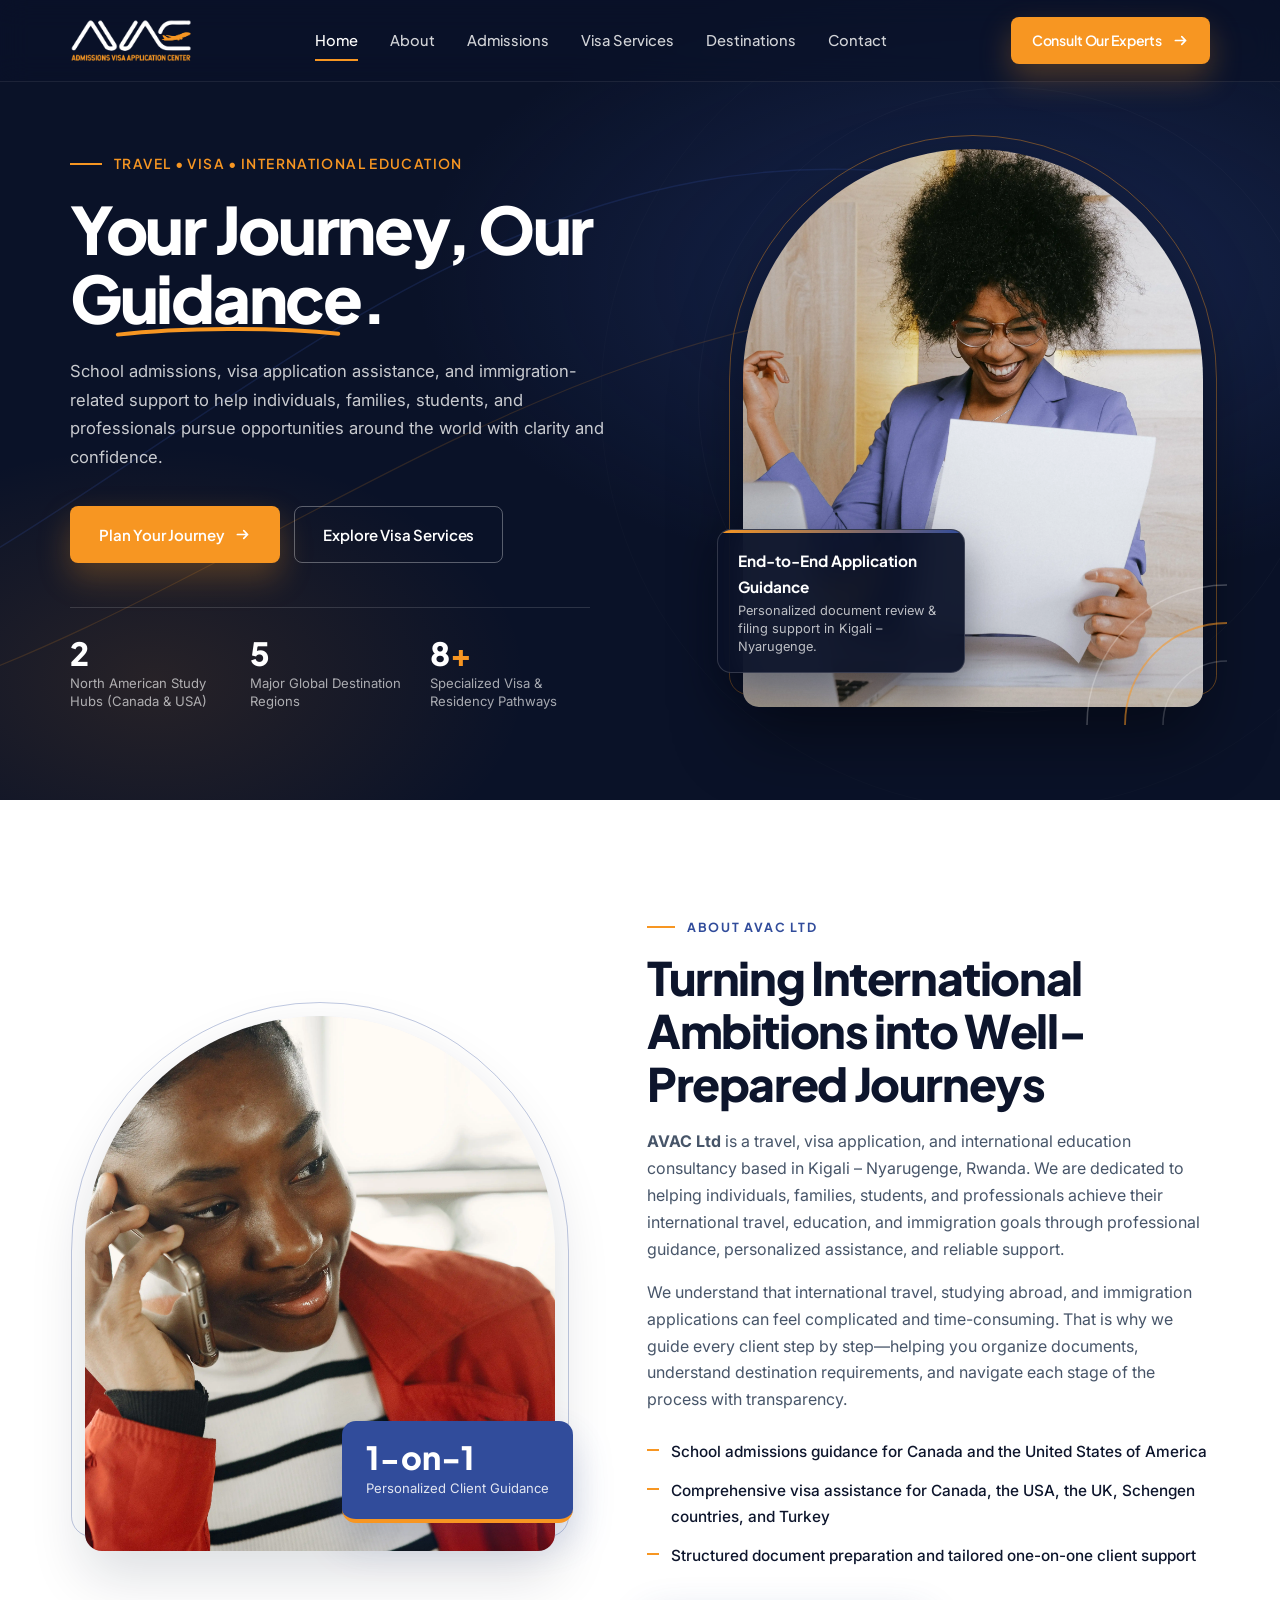
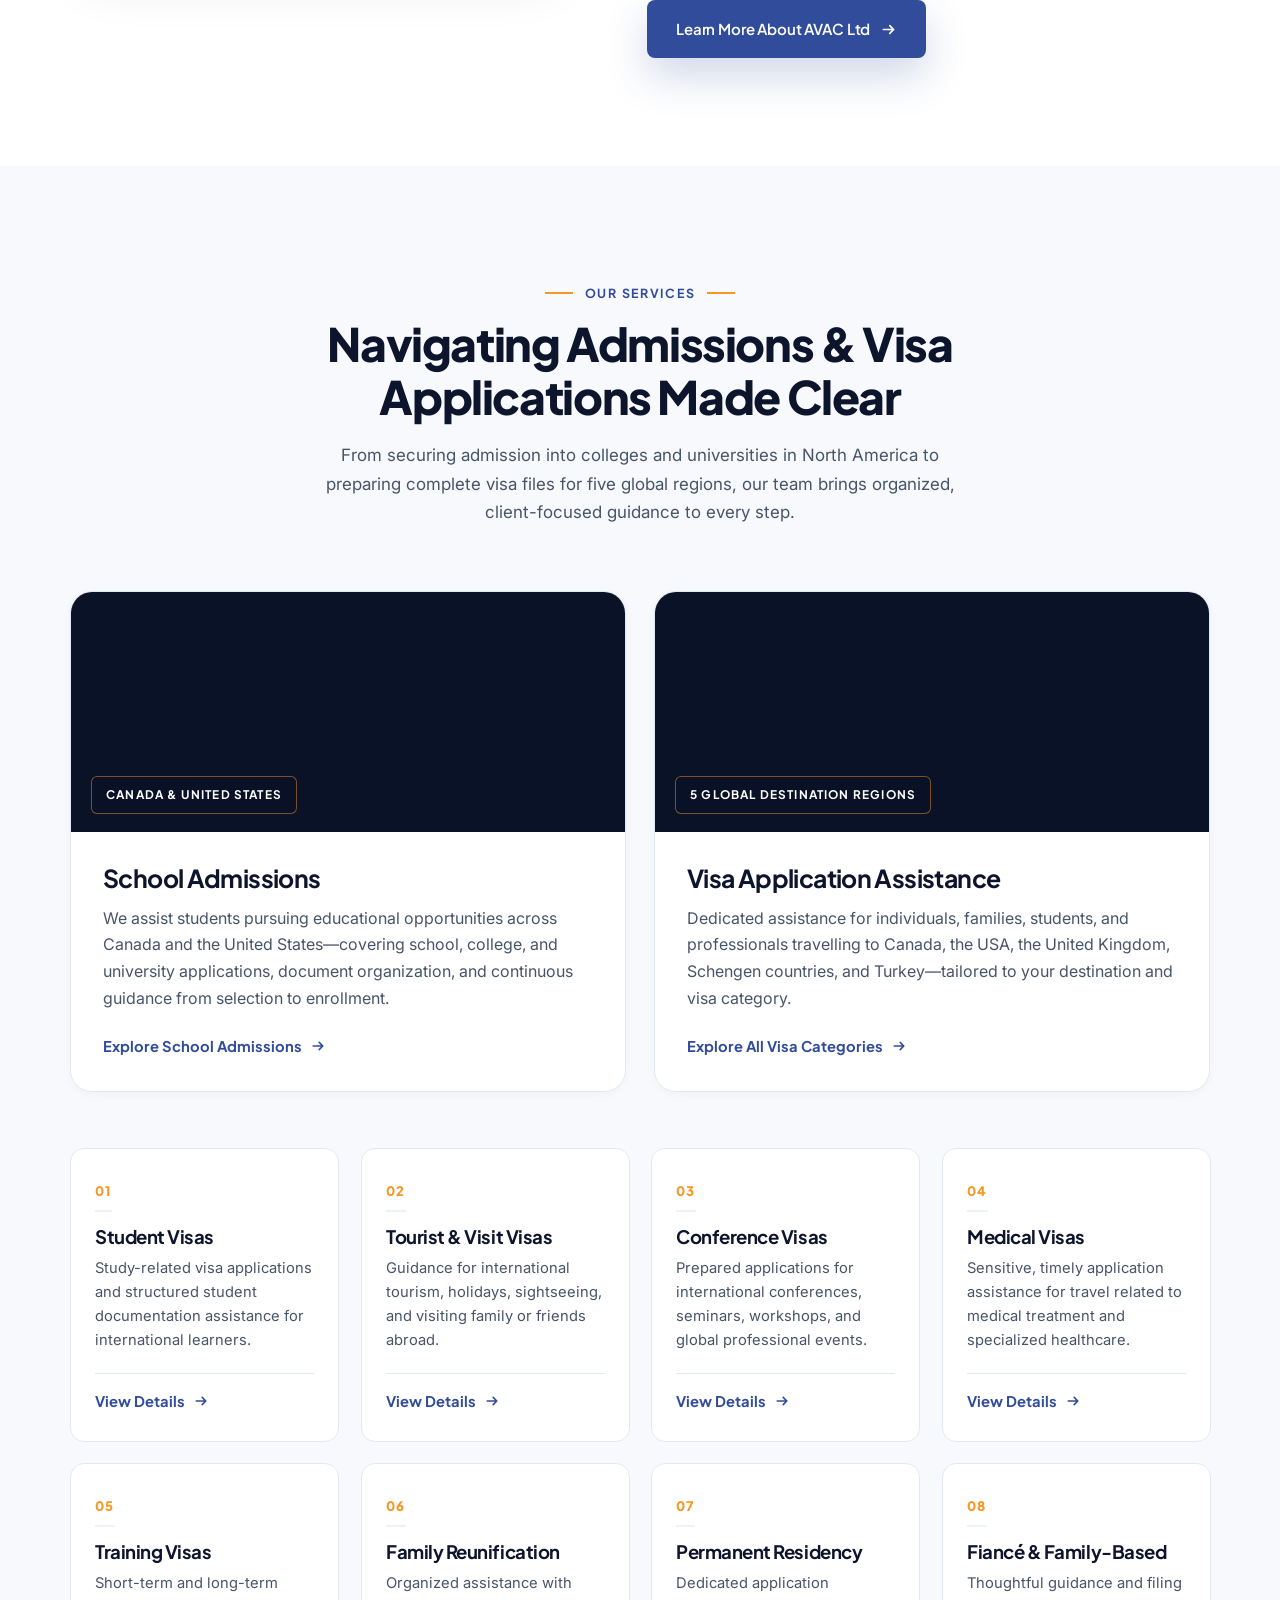
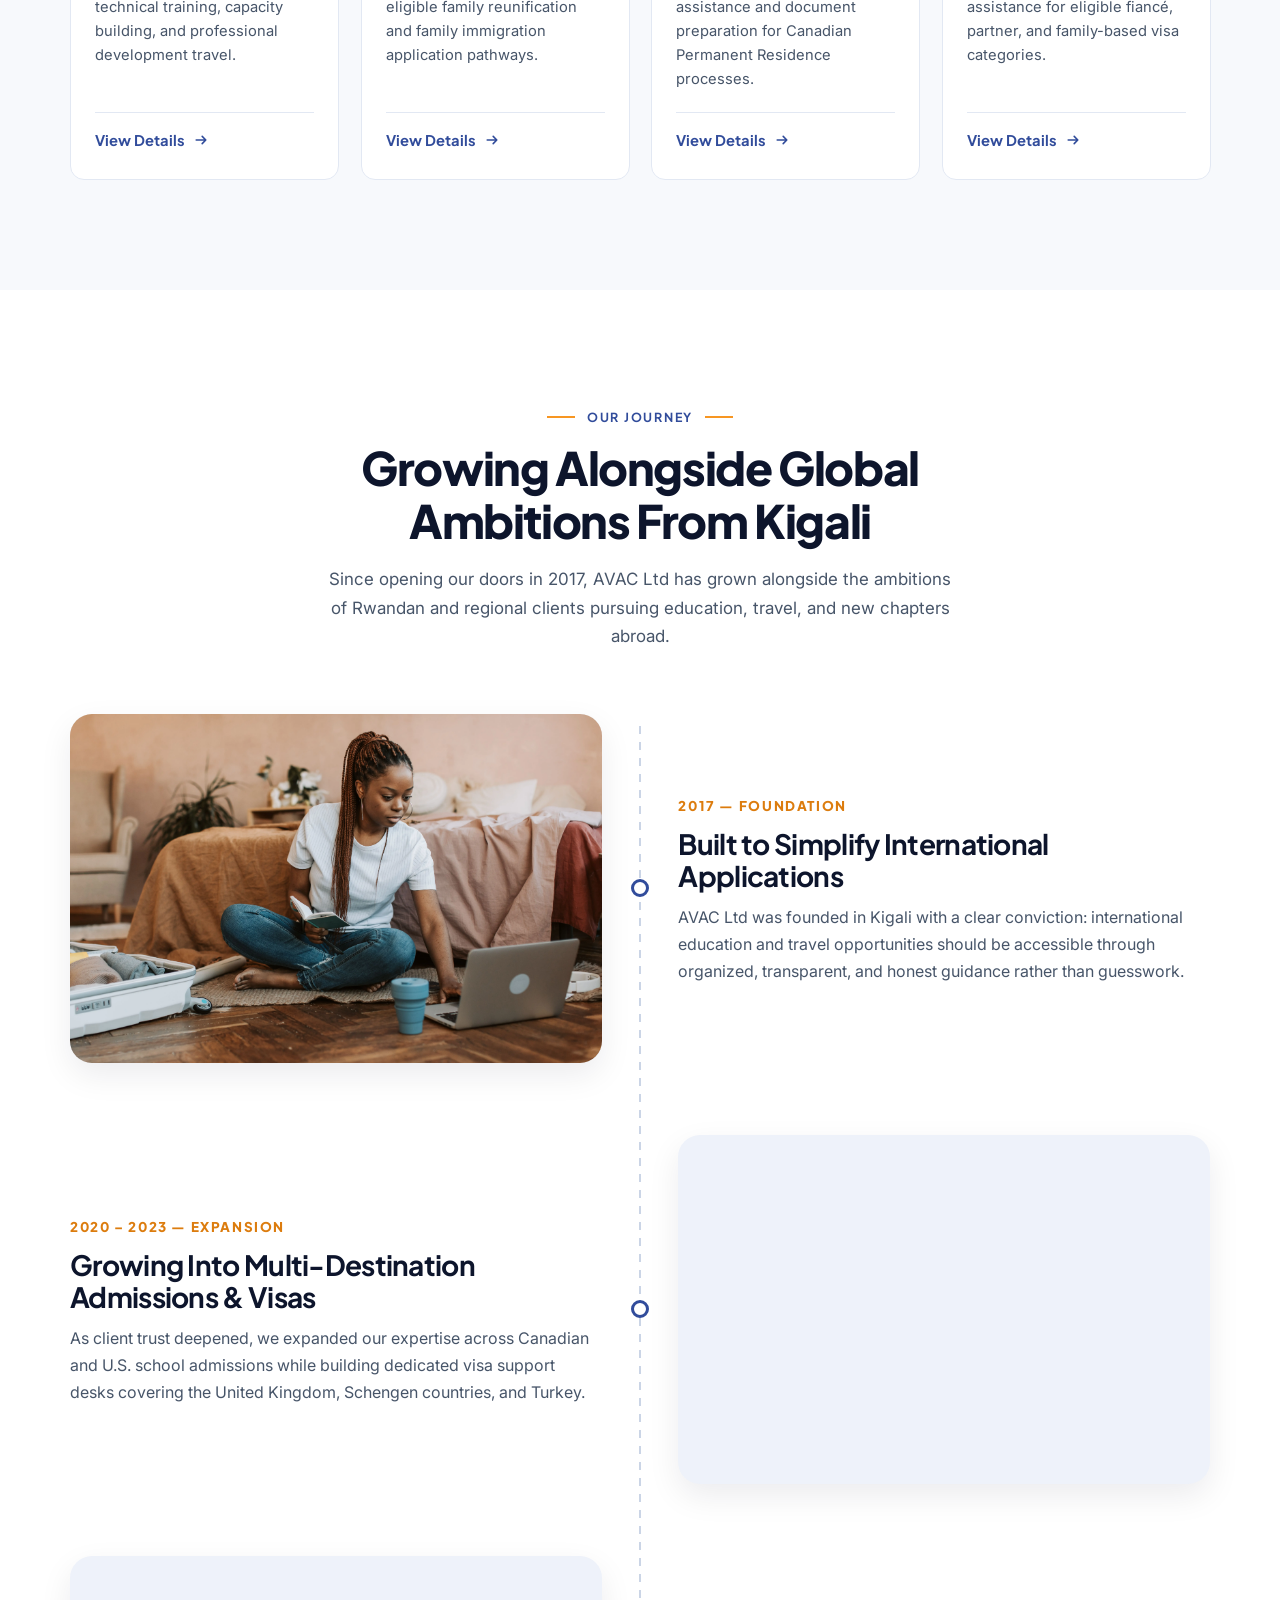
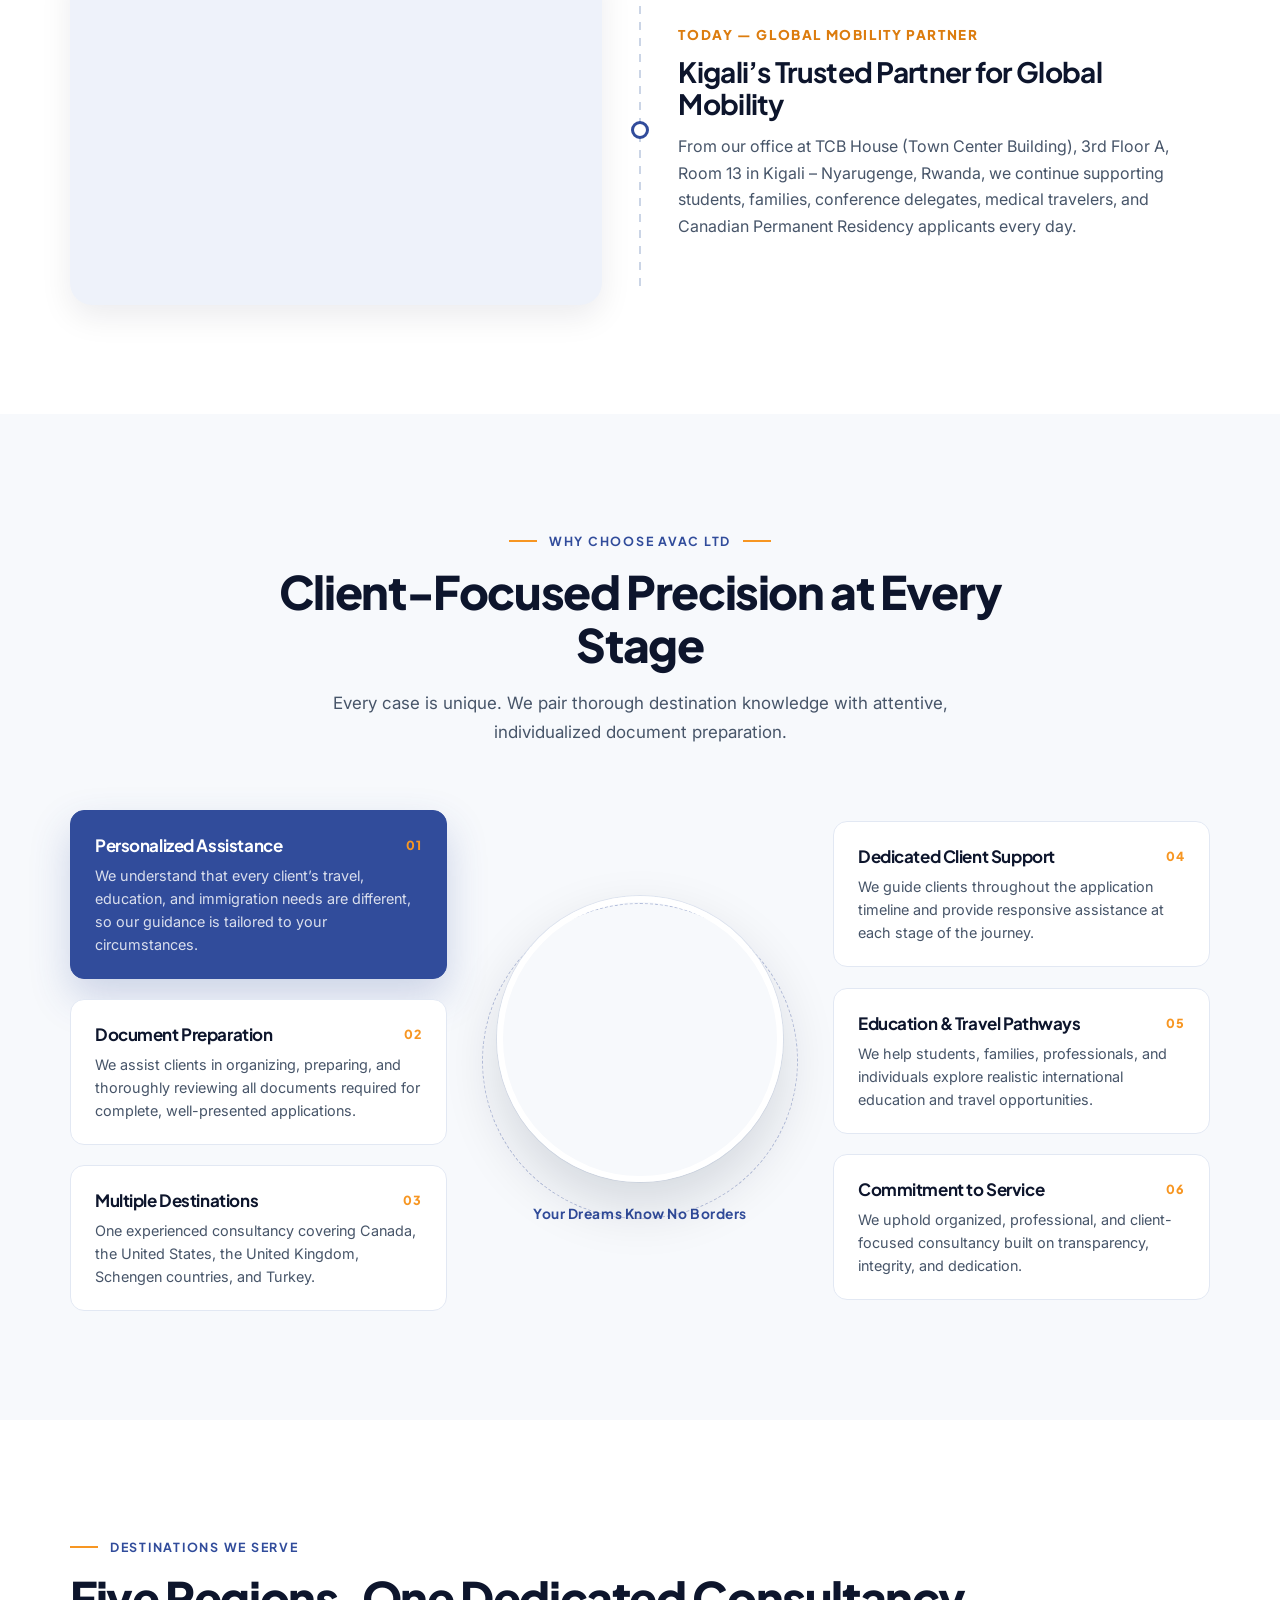
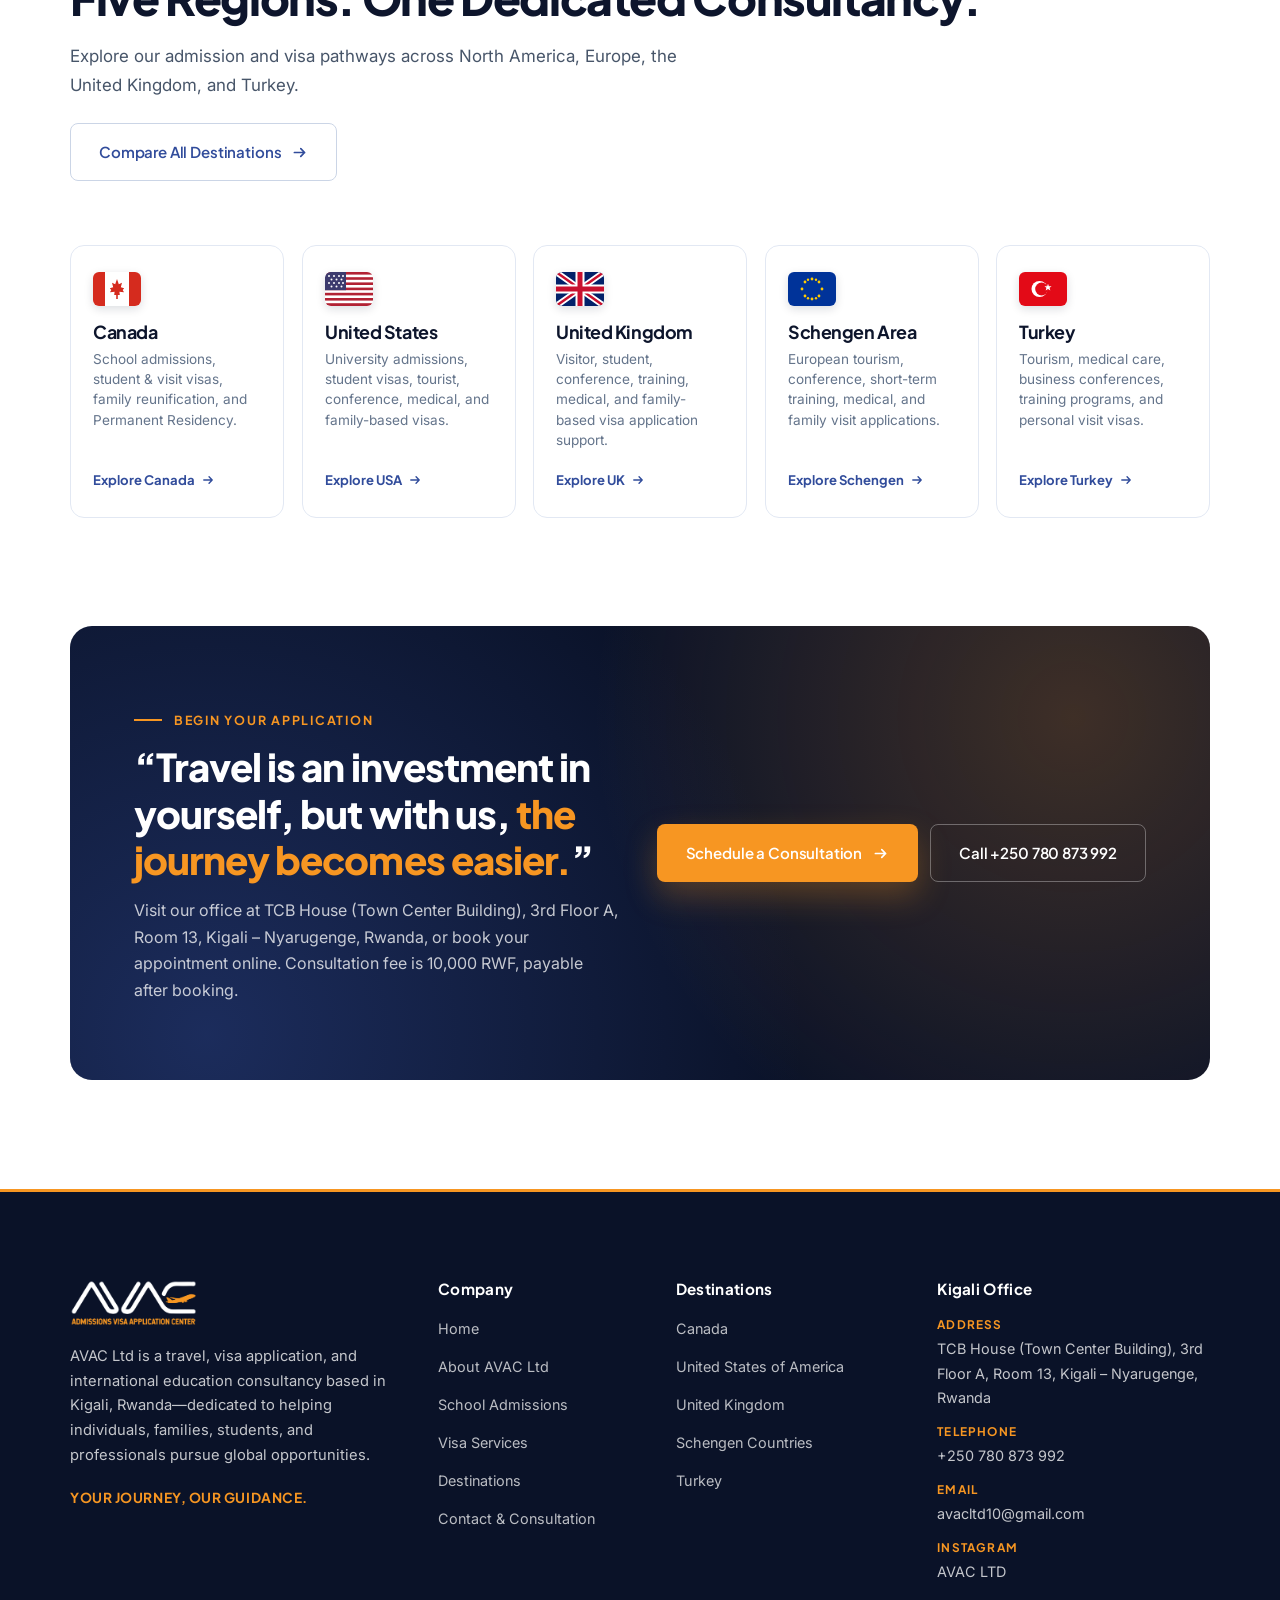
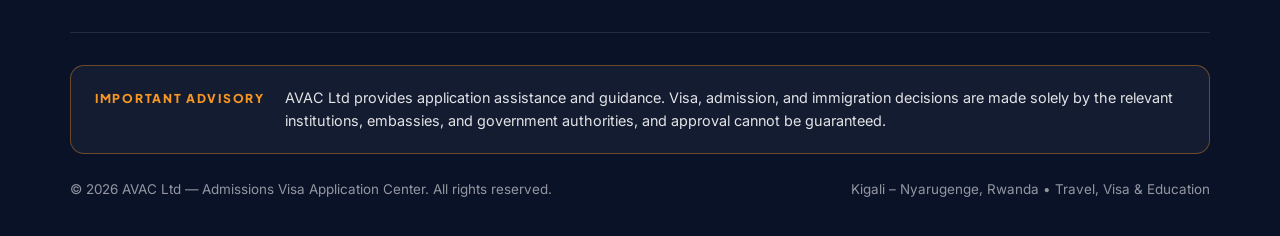
<file: index.html>
<!DOCTYPE html>
<html lang="en">
<head>
  <meta charset="UTF-8">
  <meta name="viewport" content="width=device-width, initial-scale=1.0, viewport-fit=cover">
  <meta name="theme-color" content="#0A1228">
  <title>AVAC Ltd — Travel, Visa &amp; International Education Consultancy | Kigali, Rwanda</title>
  <meta name="description" content="AVAC Ltd is a travel, visa application, and international education consultancy in Kigali, Rwanda—guiding students, families, and professionals through school admissions and visa applications for Canada, the USA, the UK, Schengen countries, and Turkey.">
  <link rel="icon" type="image/png" href="assets/logo-color.png">
  <link rel="preconnect" href="https://fonts.googleapis.com">
  <link rel="preconnect" href="https://fonts.gstatic.com" crossorigin>
  <link href="https://fonts.googleapis.com/css2?family=Inter:wght@400;500;600&family=Plus+Jakarta+Sans:wght@500;600;700;800&display=swap" rel="stylesheet">
  <link rel="stylesheet" href="css/styles.css">
</head>
<body>
  <div class="scroll-progress" aria-hidden="true"></div>

  <!-- Navigation Header -->
  <header class="site-header">
    <div class="container nav-inner">
      <a href="index.html" class="brand-logo" aria-label="AVAC Ltd Home">
        <img src="assets/logo-light.png" alt="AVAC — Admissions Visa Application Center">
      </a>

      <nav class="nav-links" aria-label="Primary Navigation">
        <a href="index.html" class="nav-link is-active">Home</a>
        <a href="about.html" class="nav-link">About</a>
        <a href="admissions.html" class="nav-link">Admissions</a>
        <a href="visas.html" class="nav-link">Visa Services</a>
        <a href="destinations.html" class="nav-link">Destinations</a>
        <a href="contact.html" class="nav-link">Contact</a>
      </nav>

      <div class="nav-actions">
        <a href="contact.html" class="btn btn--primary btn--sm">
          Consult Our Experts
          <svg class="arrow-icon" viewBox="0 0 20 20" fill="none" stroke="currentColor" stroke-width="2" aria-hidden="true"><path d="M4 10h12m0 0-4.5-4.5M16 10l-4.5 4.5" stroke-linecap="round" stroke-linejoin="round"/></svg>
        </a>
        <button class="nav-toggle" type="button" aria-label="Open Menu" aria-expanded="false">
          <svg width="22" height="22" viewBox="0 0 24 24" fill="none" stroke="currentColor" stroke-width="2"><path d="M4 7h16M4 12h16M4 17h16" stroke-linecap="round"/></svg>
        </button>
      </div>
    </div>
  </header>

  <!-- Mobile Navigation Drawer -->
  <div class="mobile-drawer" aria-hidden="true">
    <div class="mobile-drawer__backdrop"></div>
    <div class="mobile-drawer__panel">
      <div>
        <div class="mobile-drawer__head">
          <a href="index.html" class="brand-logo">
            <img src="assets/logo-light.png" alt="AVAC Logo" style="height:36px;">
          </a>
          <button class="mobile-drawer__close" type="button" aria-label="Close Menu">
            <svg width="20" height="20" viewBox="0 0 24 24" fill="none" stroke="currentColor" stroke-width="2"><path d="M6 6l12 12M18 6 6 18" stroke-linecap="round"/></svg>
          </button>
        </div>
        <nav class="mobile-drawer__links" aria-label="Mobile Navigation">
          <a href="index.html" class="is-active">Home</a>
          <a href="about.html">About AVAC</a>
          <a href="admissions.html">School Admissions</a>
          <a href="visas.html">Visa Services</a>
          <a href="destinations.html">Destinations</a>
          <a href="contact.html">Contact Us</a>
        </nav>
      </div>
      <div class="mobile-drawer__foot">
        <div class="mobile-drawer__meta">
          TCB House (Town Center Building), 3rd Floor A, Room 13<br>
          Kigali &ndash; Nyarugenge, Rwanda<br>
          +250 780 873 992
        </div>
        <a href="contact.html" class="btn btn--primary" style="width:100%;">Book a Consultation</a>
      </div>
    </div>
  </div>

  <main>
    <!-- Hero Section -->
    <section class="hero">
      <svg class="hero__bg-svg" viewBox="0 0 1440 820" fill="none" preserveAspectRatio="xMidYMid slice" aria-hidden="true">
        <path class="orbit-path" d="M-80 640 C 260 480, 560 120, 1020 180 C 1260 212, 1380 120, 1520 60" stroke="rgba(49,76,155,0.45)" stroke-width="1.5"/>
        <path class="orbit-path orbit-path--delayed" d="M-40 720 C 340 600, 660 280, 1140 310 C 1320 322, 1420 260, 1520 210" stroke="rgba(247,150,34,0.28)" stroke-width="1.2" stroke-dasharray="6 8"/>
        <circle cx="1100" cy="410" r="320" stroke="rgba(255,255,255,0.05)" stroke-width="1"/>
        <circle cx="1100" cy="410" r="420" stroke="rgba(255,255,255,0.035)" stroke-width="1"/>
      </svg>

      <div class="container hero__grid">
        <div class="hero__content">
          <div class="hero__kicker hero-enter hero-enter--d1">
            Travel &bull; Visa &bull; International Education
          </div>
          <h1 class="hero__title hero-enter hero-enter--d2">
            Your Journey, Our
            <span class="hero__underline">
              Guidance.
              <svg viewBox="0 0 260 16" aria-hidden="true">
                <path d="M4 11 C 72 3, 188 2, 256 10"/>
              </svg>
            </span>
          </h1>
          <p class="hero__lead hero-enter hero-enter--d3">
            School admissions, visa application assistance, and immigration-related support to help individuals, families, students, and professionals pursue opportunities around the world with clarity and confidence.
          </p>
          <div class="hero__actions hero-enter hero-enter--d4">
            <a href="contact.html" class="btn btn--primary">
              Plan Your Journey
              <svg class="arrow-icon" viewBox="0 0 20 20" fill="none" stroke="currentColor" stroke-width="2" aria-hidden="true"><path d="M4 10h12m0 0-4.5-4.5M16 10l-4.5 4.5" stroke-linecap="round" stroke-linejoin="round"/></svg>
            </a>
            <a href="visas.html" class="btn btn--outline-light">
              Explore Visa Services
            </a>
          </div>

          <div class="hero__metrics hero-enter hero-enter--d5">
            <div>
              <div class="hero__metric-num" data-count="2" data-suffix="">2</div>
              <div class="hero__metric-label">North American Study Hubs (Canada &amp; USA)</div>
            </div>
            <div>
              <div class="hero__metric-num" data-count="5" data-suffix="">5</div>
              <div class="hero__metric-label">Major Global Destination Regions</div>
            </div>
            <div>
              <div class="hero__metric-num" data-count="8" data-suffix="+">8<span>+</span></div>
              <div class="hero__metric-label">Specialized Visa &amp; Residency Pathways</div>
            </div>
          </div>
        </div>

        <div class="arch-stage hero-enter hero-enter--d3" data-parallax>
          <div class="arch-frame__ring" aria-hidden="true"></div>
          <div class="arch-frame">
            <img src="images/pexels-shvetsa-3727463.webp" fetchpriority="high" decoding="async" style="object-position: 56% 18%;" alt="Client celebrating her international study and visa application milestone with AVAC Ltd">
          </div>
          <svg class="arch-frame__arcs" viewBox="0 0 180 180" fill="none" aria-hidden="true">
            <path d="M180 40 A140 140 0 0 0 40 180" stroke="rgba(255,255,255,0.24)" stroke-width="1.5"/>
            <path d="M180 78 A102 102 0 0 0 78 180" stroke="rgba(247,150,34,0.55)" stroke-width="1.8"/>
            <path d="M180 116 A64 64 0 0 0 116 180" stroke="rgba(255,255,255,0.18)" stroke-width="1.5"/>
          </svg>
          <div class="arch-stage__card">
            <div class="arch-stage__card-title">End-to-End Application Guidance</div>
            <div class="arch-stage__card-sub">Personalized document review &amp; filing support in Kigali &ndash; Nyarugenge.</div>
          </div>
        </div>
      </div>
    </section>

    <!-- About AVAC Split Section -->
    <section class="section">
      <div class="container split-grid">
        <div class="arch-light" data-reveal="left">
          <div class="arch-light__outline" aria-hidden="true"></div>
          <div class="arch-light__frame">
            <img loading="lazy" decoding="async" src="images/pexels-gustavo-fring-6816985.webp" style="object-position: 42% 20%;" alt="Smiling client speaking with an international education and visa advisor at AVAC Ltd">
          </div>
          <div class="arch-light__stat">
            <div class="arch-light__stat-num">1-on-1</div>
            <div class="arch-light__stat-label">Personalized Client Guidance</div>
          </div>
        </div>

        <div data-reveal="right">
          <div class="eyebrow">About AVAC Ltd</div>
          <h2 class="section-title">Turning International Ambitions into Well-Prepared Journeys</h2>
          <div class="prose">
            <p>
              <strong>AVAC Ltd</strong> is a travel, visa application, and international education consultancy based in Kigali &ndash; Nyarugenge, Rwanda. We are dedicated to helping individuals, families, students, and professionals achieve their international travel, education, and immigration goals through professional guidance, personalized assistance, and reliable support.
            </p>
            <p>
              We understand that international travel, studying abroad, and immigration applications can feel complicated and time-consuming. That is why we guide every client step by step—helping you organize documents, understand destination requirements, and navigate each stage of the process with transparency.
            </p>
          </div>
          <ul class="editorial-list">
            <li>School admissions guidance for Canada and the United States of America</li>
            <li>Comprehensive visa assistance for Canada, the USA, the UK, Schengen countries, and Turkey</li>
            <li>Structured document preparation and tailored one-on-one client support</li>
          </ul>
          <a href="about.html" class="btn btn--blue">
            Learn More About AVAC Ltd
            <svg class="arrow-icon" viewBox="0 0 20 20" fill="none" stroke="currentColor" stroke-width="2" aria-hidden="true"><path d="M4 10h12m0 0-4.5-4.5M16 10l-4.5 4.5" stroke-linecap="round" stroke-linejoin="round"/></svg>
          </a>
        </div>
      </div>
    </section>

    <!-- Services & 8 Visa Categories -->
    <section class="section section--alt">
      <div class="container">
        <div class="section-header section-header--center" data-reveal>
          <div class="eyebrow eyebrow--center">Our Services</div>
          <h2 class="section-title">Navigating Admissions &amp; Visa Applications Made Clear</h2>
          <p class="section-lead">
            From securing admission into colleges and universities in North America to preparing complete visa files for five global regions, our team brings organized, client-focused guidance to every step.
          </p>
        </div>

        <!-- Two Core Service Pillars -->
        <div class="pillar-grid">
          <article class="pillar-card" data-reveal data-delay="60">
            <div class="pillar-card__media">
              <img loading="lazy" decoding="async" src="images/pexels-zen-chung-5538572.webp" alt="International student holding academic notebooks for Canada and USA admissions">
              <span class="pillar-card__tag">Canada &amp; United States</span>
            </div>
            <div class="pillar-card__body">
              <div>
                <h3>School Admissions</h3>
                <p>
                  We assist students pursuing educational opportunities across Canada and the United States—covering school, college, and university applications, document organization, and continuous guidance from selection to enrollment.
                </p>
              </div>
              <a href="admissions.html" class="text-link">
                Explore School Admissions
                <svg viewBox="0 0 20 20" fill="none" stroke="currentColor" stroke-width="2" aria-hidden="true"><path d="M4 10h12m0 0-4.5-4.5M16 10l-4.5 4.5" stroke-linecap="round" stroke-linejoin="round"/></svg>
              </a>
            </div>
          </article>

          <article class="pillar-card" data-reveal data-delay="140">
            <div class="pillar-card__media">
              <img loading="lazy" decoding="async" src="images/pexels-n-voitkevich-7235814.webp" alt="World map, compass, and passport with visa approved stamp">
              <span class="pillar-card__tag">5 Global Destination Regions</span>
            </div>
            <div class="pillar-card__body">
              <div>
                <h3>Visa Application Assistance</h3>
                <p>
                  Dedicated assistance for individuals, families, students, and professionals travelling to Canada, the USA, the United Kingdom, Schengen countries, and Turkey—tailored to your destination and visa category.
                </p>
              </div>
              <a href="visas.html" class="text-link">
                Explore All Visa Categories
                <svg viewBox="0 0 20 20" fill="none" stroke="currentColor" stroke-width="2" aria-hidden="true"><path d="M4 10h12m0 0-4.5-4.5M16 10l-4.5 4.5" stroke-linecap="round" stroke-linejoin="round"/></svg>
              </a>
            </div>
          </article>
        </div>

        <!-- 8 Visa Categories Grid -->
        <div class="visa-grid">
          <article class="visa-card" data-reveal data-delay="0">
            <div>
              <span class="visa-card__num">01</span>
              <h3>Student Visas</h3>
              <p>Study-related visa applications and structured student documentation assistance for international learners.</p>
            </div>
            <div class="visa-card__foot">
              <a href="visas.html#student" class="text-link">View Details <svg viewBox="0 0 20 20" fill="none" stroke="currentColor" stroke-width="2"><path d="M4 10h12m0 0-4.5-4.5M16 10l-4.5 4.5" stroke-linecap="round" stroke-linejoin="round"/></svg></a>
            </div>
          </article>

          <article class="visa-card" data-reveal data-delay="60">
            <div>
              <span class="visa-card__num">02</span>
              <h3>Tourist &amp; Visit Visas</h3>
              <p>Guidance for international tourism, holidays, sightseeing, and visiting family or friends abroad.</p>
            </div>
            <div class="visa-card__foot">
              <a href="visas.html#tourist" class="text-link">View Details <svg viewBox="0 0 20 20" fill="none" stroke="currentColor" stroke-width="2"><path d="M4 10h12m0 0-4.5-4.5M16 10l-4.5 4.5" stroke-linecap="round" stroke-linejoin="round"/></svg></a>
            </div>
          </article>

          <article class="visa-card" data-reveal data-delay="120">
            <div>
              <span class="visa-card__num">03</span>
              <h3>Conference Visas</h3>
              <p>Prepared applications for international conferences, seminars, workshops, and global professional events.</p>
            </div>
            <div class="visa-card__foot">
              <a href="visas.html#conference" class="text-link">View Details <svg viewBox="0 0 20 20" fill="none" stroke="currentColor" stroke-width="2"><path d="M4 10h12m0 0-4.5-4.5M16 10l-4.5 4.5" stroke-linecap="round" stroke-linejoin="round"/></svg></a>
            </div>
          </article>

          <article class="visa-card" data-reveal data-delay="180">
            <div>
              <span class="visa-card__num">04</span>
              <h3>Medical Visas</h3>
              <p>Sensitive, timely application assistance for travel related to medical treatment and specialized healthcare.</p>
            </div>
            <div class="visa-card__foot">
              <a href="visas.html#medical" class="text-link">View Details <svg viewBox="0 0 20 20" fill="none" stroke="currentColor" stroke-width="2"><path d="M4 10h12m0 0-4.5-4.5M16 10l-4.5 4.5" stroke-linecap="round" stroke-linejoin="round"/></svg></a>
            </div>
          </article>

          <article class="visa-card" data-reveal data-delay="0">
            <div>
              <span class="visa-card__num">05</span>
              <h3>Training Visas</h3>
              <p>Short-term and long-term technical training, capacity building, and professional development travel.</p>
            </div>
            <div class="visa-card__foot">
              <a href="visas.html#training" class="text-link">View Details <svg viewBox="0 0 20 20" fill="none" stroke="currentColor" stroke-width="2"><path d="M4 10h12m0 0-4.5-4.5M16 10l-4.5 4.5" stroke-linecap="round" stroke-linejoin="round"/></svg></a>
            </div>
          </article>

          <article class="visa-card" data-reveal data-delay="60">
            <div>
              <span class="visa-card__num">06</span>
              <h3>Family Reunification</h3>
              <p>Organized assistance with eligible family reunification and family immigration application pathways.</p>
            </div>
            <div class="visa-card__foot">
              <a href="visas.html#family-reunification" class="text-link">View Details <svg viewBox="0 0 20 20" fill="none" stroke="currentColor" stroke-width="2"><path d="M4 10h12m0 0-4.5-4.5M16 10l-4.5 4.5" stroke-linecap="round" stroke-linejoin="round"/></svg></a>
            </div>
          </article>

          <article class="visa-card" data-reveal data-delay="120">
            <div>
              <span class="visa-card__num">07</span>
              <h3>Permanent Residency</h3>
              <p>Dedicated application assistance and document preparation for Canadian Permanent Residence processes.</p>
            </div>
            <div class="visa-card__foot">
              <a href="visas.html#permanent-residency" class="text-link">View Details <svg viewBox="0 0 20 20" fill="none" stroke="currentColor" stroke-width="2"><path d="M4 10h12m0 0-4.5-4.5M16 10l-4.5 4.5" stroke-linecap="round" stroke-linejoin="round"/></svg></a>
            </div>
          </article>

          <article class="visa-card" data-reveal data-delay="180">
            <div>
              <span class="visa-card__num">08</span>
              <h3>Fianc&eacute; &amp; Family-Based</h3>
              <p>Thoughtful guidance and filing assistance for eligible fianc&eacute;, partner, and family-based visa categories.</p>
            </div>
            <div class="visa-card__foot">
              <a href="visas.html#fiance" class="text-link">View Details <svg viewBox="0 0 20 20" fill="none" stroke="currentColor" stroke-width="2"><path d="M4 10h12m0 0-4.5-4.5M16 10l-4.5 4.5" stroke-linecap="round" stroke-linejoin="round"/></svg></a>
            </div>
          </article>
        </div>
      </div>
    </section>

    <!-- Story Timeline -->
    <section class="section">
      <div class="container">
        <div class="section-header section-header--center" data-reveal>
          <div class="eyebrow eyebrow--center">Our Journey</div>
          <h2 class="section-title">Growing Alongside Global Ambitions From Kigali</h2>
          <p class="section-lead">
            Since opening our doors in 2017, AVAC Ltd has grown alongside the ambitions of Rwandan and regional clients pursuing education, travel, and new chapters abroad.
          </p>
        </div>

        <div class="timeline">
          <div class="timeline__row" data-reveal>
            <div class="timeline__media">
              <img loading="lazy" decoding="async" src="images/pexels-vlada-karpovich-7368295.webp" alt="Student preparing international study documents with laptop and notebook">
            </div>
            <span class="timeline__marker" aria-hidden="true"></span>
            <div class="timeline__content">
              <span class="timeline__year">2017 &mdash; Foundation</span>
              <h3>Built to Simplify International Applications</h3>
              <p>
                AVAC Ltd was founded in Kigali with a clear conviction: international education and travel opportunities should be accessible through organized, transparent, and honest guidance rather than guesswork.
              </p>
            </div>
          </div>

          <div class="timeline__row timeline__row--flip" data-reveal>
            <div class="timeline__content">
              <span class="timeline__year">2020 &ndash; 2023 &mdash; Expansion</span>
              <h3>Growing Into Multi-Destination Admissions &amp; Visas</h3>
              <p>
                As client trust deepened, we expanded our expertise across Canadian and U.S. school admissions while building dedicated visa support desks covering the United Kingdom, Schengen countries, and Turkey.
              </p>
            </div>
            <span class="timeline__marker" aria-hidden="true"></span>
            <div class="timeline__media">
              <img loading="lazy" decoding="async" src="images/pexels-vlada-karpovich-7365317.webp" alt="Young traveler happily packing her suitcase for study and travel abroad">
            </div>
          </div>

          <div class="timeline__row" data-reveal>
            <div class="timeline__media">
              <img loading="lazy" decoding="async" src="images/pexels-ketut-subiyanto-4546003.webp" alt="Family preparing their suitcase together ahead of an international journey">
            </div>
            <span class="timeline__marker" aria-hidden="true"></span>
            <div class="timeline__content">
              <span class="timeline__year">Today &mdash; Global Mobility Partner</span>
              <h3>Kigali&rsquo;s Trusted Partner for Global Mobility</h3>
              <p>
                From our office at TCB House (Town Center Building), 3rd Floor A, Room 13 in Kigali &ndash; Nyarugenge, Rwanda, we continue supporting students, families, conference delegates, medical travelers, and Canadian Permanent Residency applicants every day.
              </p>
            </div>
          </div>
        </div>
      </div>
    </section>

    <!-- Why Choose AVAC — Hub & Spoke Showcase -->
    <section class="section section--alt">
      <div class="container">
        <div class="section-header section-header--center" data-reveal>
          <div class="eyebrow eyebrow--center">Why Choose AVAC Ltd</div>
          <h2 class="section-title">Client-Focused Precision at Every Stage</h2>
          <p class="section-lead">
            Every case is unique. We pair thorough destination knowledge with attentive, individualized document preparation.
          </p>
        </div>

        <div class="why-hub">
          <div class="why-col">
            <div class="why-item is-featured" data-reveal="left" data-delay="0">
              <div class="why-item__top">
                <h3>Personalized Assistance</h3>
                <span class="why-item__idx">01</span>
              </div>
              <p>We understand that every client&rsquo;s travel, education, and immigration needs are different, so our guidance is tailored to your circumstances.</p>
            </div>
            <div class="why-item" data-reveal="left" data-delay="80">
              <div class="why-item__top">
                <h3>Document Preparation</h3>
                <span class="why-item__idx">02</span>
              </div>
              <p>We assist clients in organizing, preparing, and thoroughly reviewing all documents required for complete, well-presented applications.</p>
            </div>
            <div class="why-item" data-reveal="left" data-delay="160">
              <div class="why-item__top">
                <h3>Multiple Destinations</h3>
                <span class="why-item__idx">03</span>
              </div>
              <p>One experienced consultancy covering Canada, the United States, the United Kingdom, Schengen countries, and Turkey.</p>
            </div>
          </div>

          <div class="why-center" data-reveal="scale">
            <div class="why-center__ring" aria-hidden="true"></div>
            <div class="why-center__circle">
              <img loading="lazy" decoding="async" src="images/pexels-gustavo-fring-5622648.webp" alt="Confident traveler holding her passport ready for departure">
            </div>
            <div class="why-center__caption">Your Dreams Know No Borders</div>
          </div>

          <div class="why-col">
            <div class="why-item" data-reveal="right" data-delay="0">
              <div class="why-item__top">
                <h3>Dedicated Client Support</h3>
                <span class="why-item__idx">04</span>
              </div>
              <p>We guide clients throughout the application timeline and provide responsive assistance at each stage of the journey.</p>
            </div>
            <div class="why-item" data-reveal="right" data-delay="80">
              <div class="why-item__top">
                <h3>Education &amp; Travel Pathways</h3>
                <span class="why-item__idx">05</span>
              </div>
              <p>We help students, families, professionals, and individuals explore realistic international education and travel opportunities.</p>
            </div>
            <div class="why-item" data-reveal="right" data-delay="160">
              <div class="why-item__top">
                <h3>Commitment to Service</h3>
                <span class="why-item__idx">06</span>
              </div>
              <p>We uphold organized, professional, and client-focused consultancy built on transparency, integrity, and dedication.</p>
            </div>
          </div>
        </div>
      </div>
    </section>

    <!-- Global Destinations Showcase -->
    <section class="section">
      <div class="container">
        <div class="section-header section-header--split" data-reveal>
          <div>
            <div class="eyebrow">Destinations We Serve</div>
            <h2 class="section-title">Five Regions. One Dedicated Consultancy.</h2>
            <p class="section-lead">
              Explore our admission and visa pathways across North America, Europe, the United Kingdom, and Turkey.
            </p>
          </div>
          <a href="destinations.html" class="btn btn--outline-dark">
            Compare All Destinations
            <svg class="arrow-icon" viewBox="0 0 20 20" fill="none" stroke="currentColor" stroke-width="2"><path d="M4 10h12m0 0-4.5-4.5M16 10l-4.5 4.5" stroke-linecap="round" stroke-linejoin="round"/></svg>
          </a>
        </div>

        <div class="destinations-grid">
          <!-- Canada -->
          <a href="destinations.html#canada" class="country-card" data-reveal data-delay="0">
            <div>
              <div class="country-flag" aria-hidden="true">
                <svg viewBox="0 0 48 34"><rect width="48" height="34" fill="#FFFFFF"/><rect width="12" height="34" fill="#D52B1E"/><rect x="36" width="12" height="34" fill="#D52B1E"/><path d="M24 7l1.8 5.2 3.2-1.4-1.2 4.4 3.4 1-1.5 1.8 1.3 2.2-4.6-.5.4 3.3h-5.6l.4-3.3-4.6.5 1.3-2.2-1.5-1.8 3.4-1-1.2-4.4 3.2 1.4z" fill="#D52B1E"/><rect x="23.2" y="22.5" width="1.6" height="4.5" fill="#D52B1E"/></svg>
              </div>
              <h3 style="margin-top:16px;">Canada</h3>
              <p>School admissions, student &amp; visit visas, family reunification, and Permanent Residency.</p>
            </div>
            <span class="country-card__cta">Explore Canada <svg viewBox="0 0 20 20" fill="none" stroke="currentColor" stroke-width="2"><path d="M4 10h12m0 0-4.5-4.5M16 10l-4.5 4.5" stroke-linecap="round" stroke-linejoin="round"/></svg></span>
          </a>

          <!-- USA -->
          <a href="destinations.html#usa" class="country-card" data-reveal data-delay="70">
            <div>
              <div class="country-flag" aria-hidden="true">
                <svg viewBox="0 0 48 34"><rect width="48" height="34" fill="#FFFFFF"/><g fill="#B22234"><rect y="0" width="48" height="2.6"/><rect y="5.2" width="48" height="2.6"/><rect y="10.4" width="48" height="2.6"/><rect y="15.6" width="48" height="2.6"/><rect y="20.8" width="48" height="2.6"/><rect y="26" width="48" height="2.6"/><rect y="31.2" width="48" height="2.8"/></g><rect width="21" height="18.2" fill="#3C3B6E"/><g fill="#FFFFFF"><circle cx="4" cy="4" r="1"/><circle cx="9" cy="4" r="1"/><circle cx="14" cy="4" r="1"/><circle cx="18" cy="4" r="1"/><circle cx="6.5" cy="7.5" r="1"/><circle cx="11.5" cy="7.5" r="1"/><circle cx="16.5" cy="7.5" r="1"/><circle cx="4" cy="11" r="1"/><circle cx="9" cy="11" r="1"/><circle cx="14" cy="11" r="1"/><circle cx="18" cy="11" r="1"/><circle cx="6.5" cy="14.5" r="1"/><circle cx="11.5" cy="14.5" r="1"/><circle cx="16.5" cy="14.5" r="1"/></g></svg>
              </div>
              <h3 style="margin-top:16px;">United States</h3>
              <p>University admissions, student visas, tourist, conference, medical, and family-based visas.</p>
            </div>
            <span class="country-card__cta">Explore USA <svg viewBox="0 0 20 20" fill="none" stroke="currentColor" stroke-width="2"><path d="M4 10h12m0 0-4.5-4.5M16 10l-4.5 4.5" stroke-linecap="round" stroke-linejoin="round"/></svg></span>
          </a>

          <!-- UK -->
          <a href="destinations.html#uk" class="country-card" data-reveal data-delay="140">
            <div>
              <div class="country-flag" aria-hidden="true">
                <svg viewBox="0 0 48 34"><rect width="48" height="34" fill="#012169"/><path d="M0 0l48 34M48 0L0 34" stroke="#FFFFFF" stroke-width="6"/><path d="M0 0l48 34M48 0L0 34" stroke="#C8102E" stroke-width="2.5"/><path d="M24 0v34M0 17h48" stroke="#FFFFFF" stroke-width="9"/><path d="M24 0v34M0 17h48" stroke="#C8102E" stroke-width="5"/></svg>
              </div>
              <h3 style="margin-top:16px;">United Kingdom</h3>
              <p>Visitor, student, conference, training, medical, and family-based visa application support.</p>
            </div>
            <span class="country-card__cta">Explore UK <svg viewBox="0 0 20 20" fill="none" stroke="currentColor" stroke-width="2"><path d="M4 10h12m0 0-4.5-4.5M16 10l-4.5 4.5" stroke-linecap="round" stroke-linejoin="round"/></svg></span>
          </a>

          <!-- Schengen -->
          <a href="destinations.html#schengen" class="country-card" data-reveal data-delay="210">
            <div>
              <div class="country-flag" aria-hidden="true">
                <svg viewBox="0 0 48 34"><rect width="48" height="34" fill="#003399"/><g fill="#FFCC00"><circle cx="24" cy="7" r="1.4"/><circle cx="24" cy="27" r="1.4"/><circle cx="14" cy="17" r="1.4"/><circle cx="34" cy="17" r="1.4"/><circle cx="17" cy="10" r="1.4"/><circle cx="31" cy="10" r="1.4"/><circle cx="17" cy="24" r="1.4"/><circle cx="31" cy="24" r="1.4"/><circle cx="20" cy="7.8" r="1.2"/><circle cx="28" cy="7.8" r="1.2"/><circle cx="20" cy="26.2" r="1.2"/><circle cx="28" cy="26.2" r="1.2"/></g></svg>
              </div>
              <h3 style="margin-top:16px;">Schengen Area</h3>
              <p>European tourism, conference, short-term training, medical, and family visit applications.</p>
            </div>
            <span class="country-card__cta">Explore Schengen <svg viewBox="0 0 20 20" fill="none" stroke="currentColor" stroke-width="2"><path d="M4 10h12m0 0-4.5-4.5M16 10l-4.5 4.5" stroke-linecap="round" stroke-linejoin="round"/></svg></span>
          </a>

          <!-- Turkey -->
          <a href="destinations.html#turkey" class="country-card" data-reveal data-delay="280">
            <div>
              <div class="country-flag" aria-hidden="true">
                <svg viewBox="0 0 48 34"><rect width="48" height="34" fill="#E30A17"/><circle cx="20.5" cy="17" r="8" fill="#FFFFFF"/><circle cx="22.6" cy="17" r="6.4" fill="#E30A17"/><polygon points="29,17 31.3,18.4 30.6,15.8 32.6,14.2 29.9,14.2 29,11.8 28.1,14.2 25.4,14.2 27.4,15.8 26.7,18.4" fill="#FFFFFF"/></svg>
              </div>
              <h3 style="margin-top:16px;">Turkey</h3>
              <p>Tourism, medical care, business conferences, training programs, and personal visit visas.</p>
            </div>
            <span class="country-card__cta">Explore Turkey <svg viewBox="0 0 20 20" fill="none" stroke="currentColor" stroke-width="2"><path d="M4 10h12m0 0-4.5-4.5M16 10l-4.5 4.5" stroke-linecap="round" stroke-linejoin="round"/></svg></span>
          </a>
        </div>
      </div>
    </section>

    <!-- Quote & Consultation CTA Band -->
    <section class="section" style="padding-top: 0;">
      <div class="container">
        <div class="cta-banner" data-reveal="scale">
          <div class="cta-banner__content">
            <div class="eyebrow eyebrow--light">Begin Your Application</div>
            <h2 class="cta-banner__quote">
              &ldquo;Travel is an investment in yourself, but with us, <span>the journey becomes easier.</span>&rdquo;
            </h2>
            <p class="cta-banner__sub">
              Visit our office at TCB House (Town Center Building), 3rd Floor A, Room 13, Kigali &ndash; Nyarugenge, Rwanda, or book your appointment online. Consultation fee is 10,000 RWF, payable after booking.
            </p>
          </div>
          <div class="cta-banner__actions">
            <a href="contact.html" class="btn btn--primary">
              Schedule a Consultation
              <svg class="arrow-icon" viewBox="0 0 20 20" fill="none" stroke="currentColor" stroke-width="2"><path d="M4 10h12m0 0-4.5-4.5M16 10l-4.5 4.5" stroke-linecap="round" stroke-linejoin="round"/></svg>
            </a>
            <a href="tel:+250780873992" class="btn btn--outline-light">Call +250 780 873 992</a>
          </div>
        </div>
      </div>
    </section>
  </main>

  <!-- Site Footer -->
  <footer class="site-footer">
    <div class="container">
      <div class="footer-grid">
        <div class="footer-brand">
          <a href="index.html" aria-label="AVAC Ltd Home">
            <img src="assets/logo-light.png" alt="AVAC — Admissions Visa Application Center">
          </a>
          <p>
            AVAC Ltd is a travel, visa application, and international education consultancy based in Kigali, Rwanda—dedicated to helping individuals, families, students, and professionals pursue global opportunities.
          </p>
          <div class="footer-tagline">YOUR JOURNEY, OUR GUIDANCE.</div>
        </div>

        <div class="footer-col">
          <h4>Company</h4>
          <ul class="footer-links">
            <li><a href="index.html">Home</a></li>
            <li><a href="about.html">About AVAC Ltd</a></li>
            <li><a href="admissions.html">School Admissions</a></li>
            <li><a href="visas.html">Visa Services</a></li>
            <li><a href="destinations.html">Destinations</a></li>
            <li><a href="contact.html">Contact &amp; Consultation</a></li>
          </ul>
        </div>

        <div class="footer-col">
          <h4>Destinations</h4>
          <ul class="footer-links">
            <li><a href="destinations.html#canada">Canada</a></li>
            <li><a href="destinations.html#usa">United States of America</a></li>
            <li><a href="destinations.html#uk">United Kingdom</a></li>
            <li><a href="destinations.html#schengen">Schengen Countries</a></li>
            <li><a href="destinations.html#turkey">Turkey</a></li>
          </ul>
        </div>

        <div class="footer-col">
          <h4>Kigali Office</h4>
          <ul class="footer-contact-list">
            <li>
              <strong>Address</strong>
              TCB House (Town Center Building), 3rd Floor A, Room 13, Kigali &ndash; Nyarugenge, Rwanda
            </li>
            <li>
              <strong>Telephone</strong>
              <a href="tel:+250780873992">+250 780 873 992</a>
            </li>
            <li>
              <strong>Email</strong>
              <a href="mailto:avacltd10@gmail.com">avacltd10@gmail.com</a>
            </li>
            <li>
              <strong>Instagram</strong>
              AVAC LTD
            </li>
          </ul>
        </div>
      </div>

      <div class="footer-disclaimer">
        <strong>Important Advisory</strong>
        <span>AVAC Ltd provides application assistance and guidance. Visa, admission, and immigration decisions are made solely by the relevant institutions, embassies, and government authorities, and approval cannot be guaranteed.</span>
      </div>

      <div class="footer-bottom">
        <span>&copy; 2026 AVAC Ltd &mdash; Admissions Visa Application Center. All rights reserved.</span>
        <span>Kigali &ndash; Nyarugenge, Rwanda &bull; Travel, Visa &amp; Education</span>
      </div>
    </div>
  </footer>

  <div class="mobile-action-bar" aria-label="Quick Mobile Actions">
    <a href="tel:+250780873992" class="mobile-action-bar__call">Call Kigali Office</a>
    <a href="contact.html" class="mobile-action-bar__consult">Book Consultation</a>
  </div>

  <script src="js/main.js"></script>
</body>
</html>
</file>
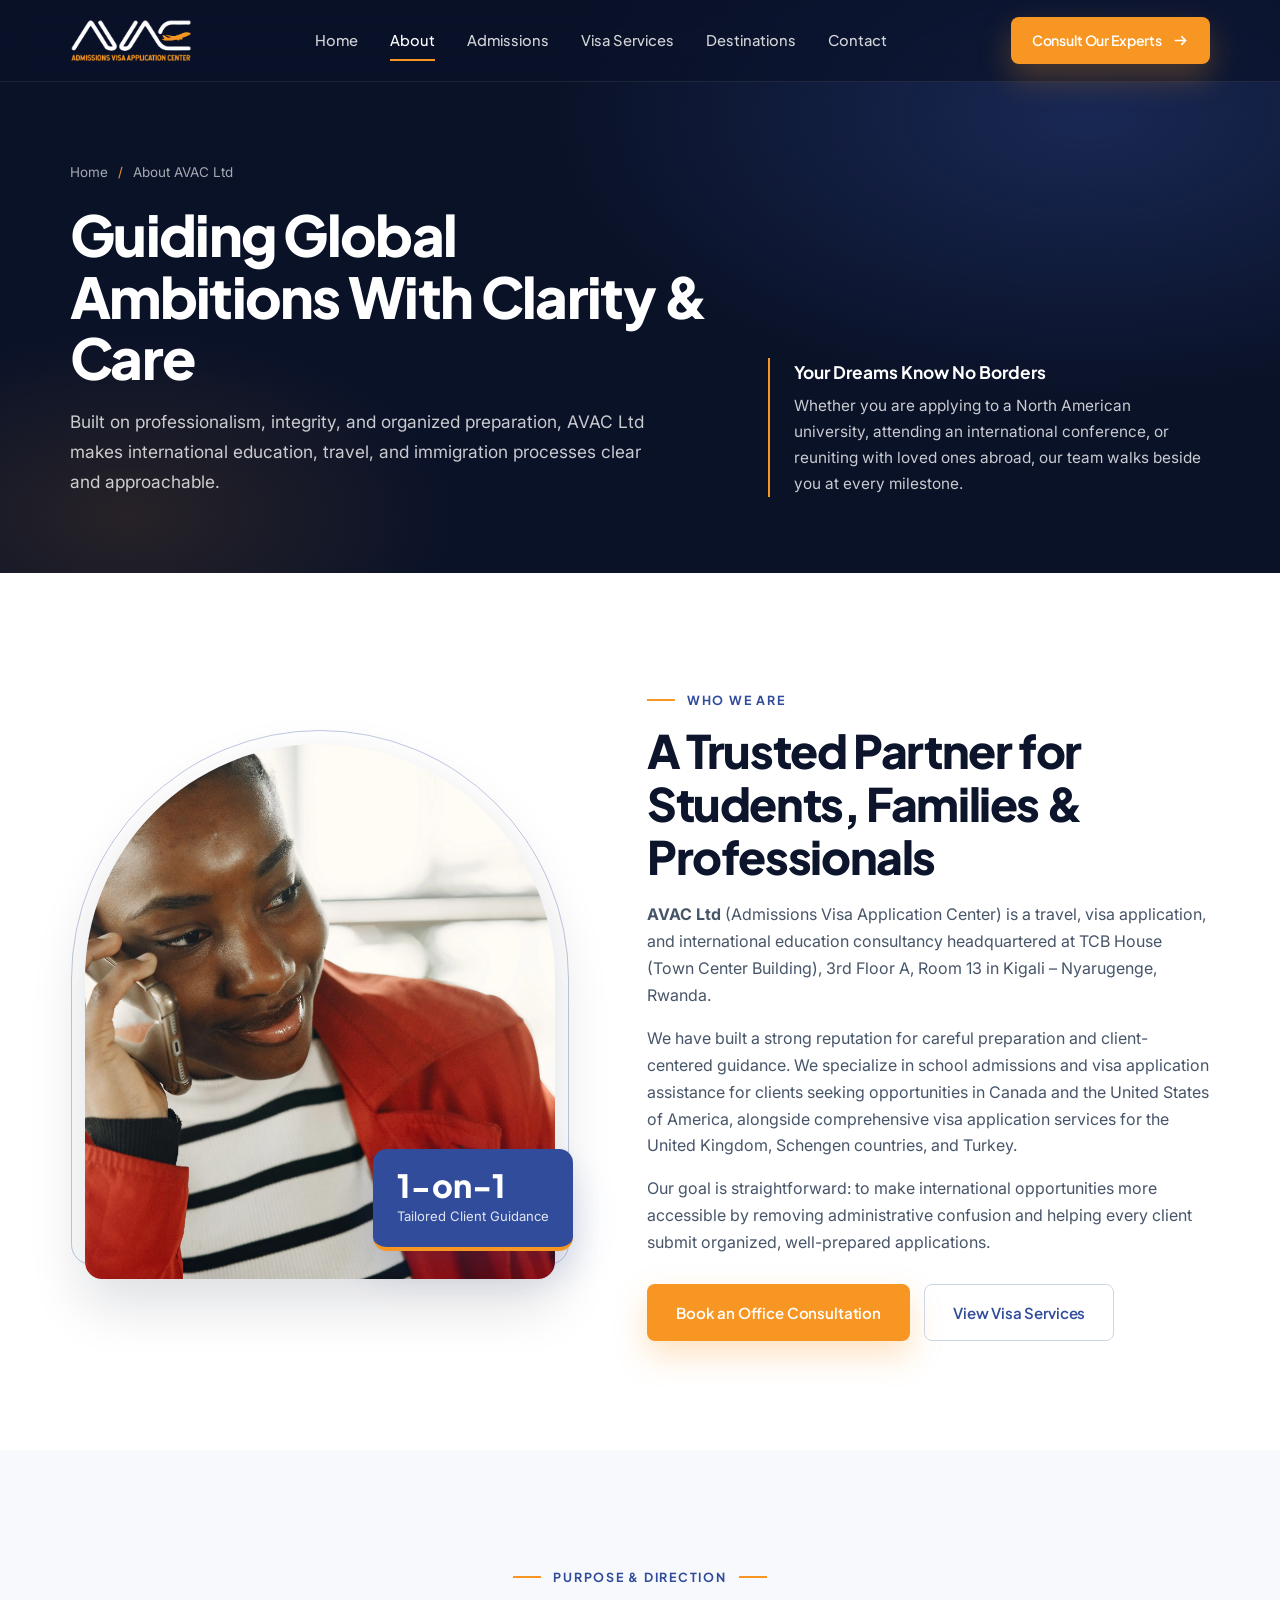
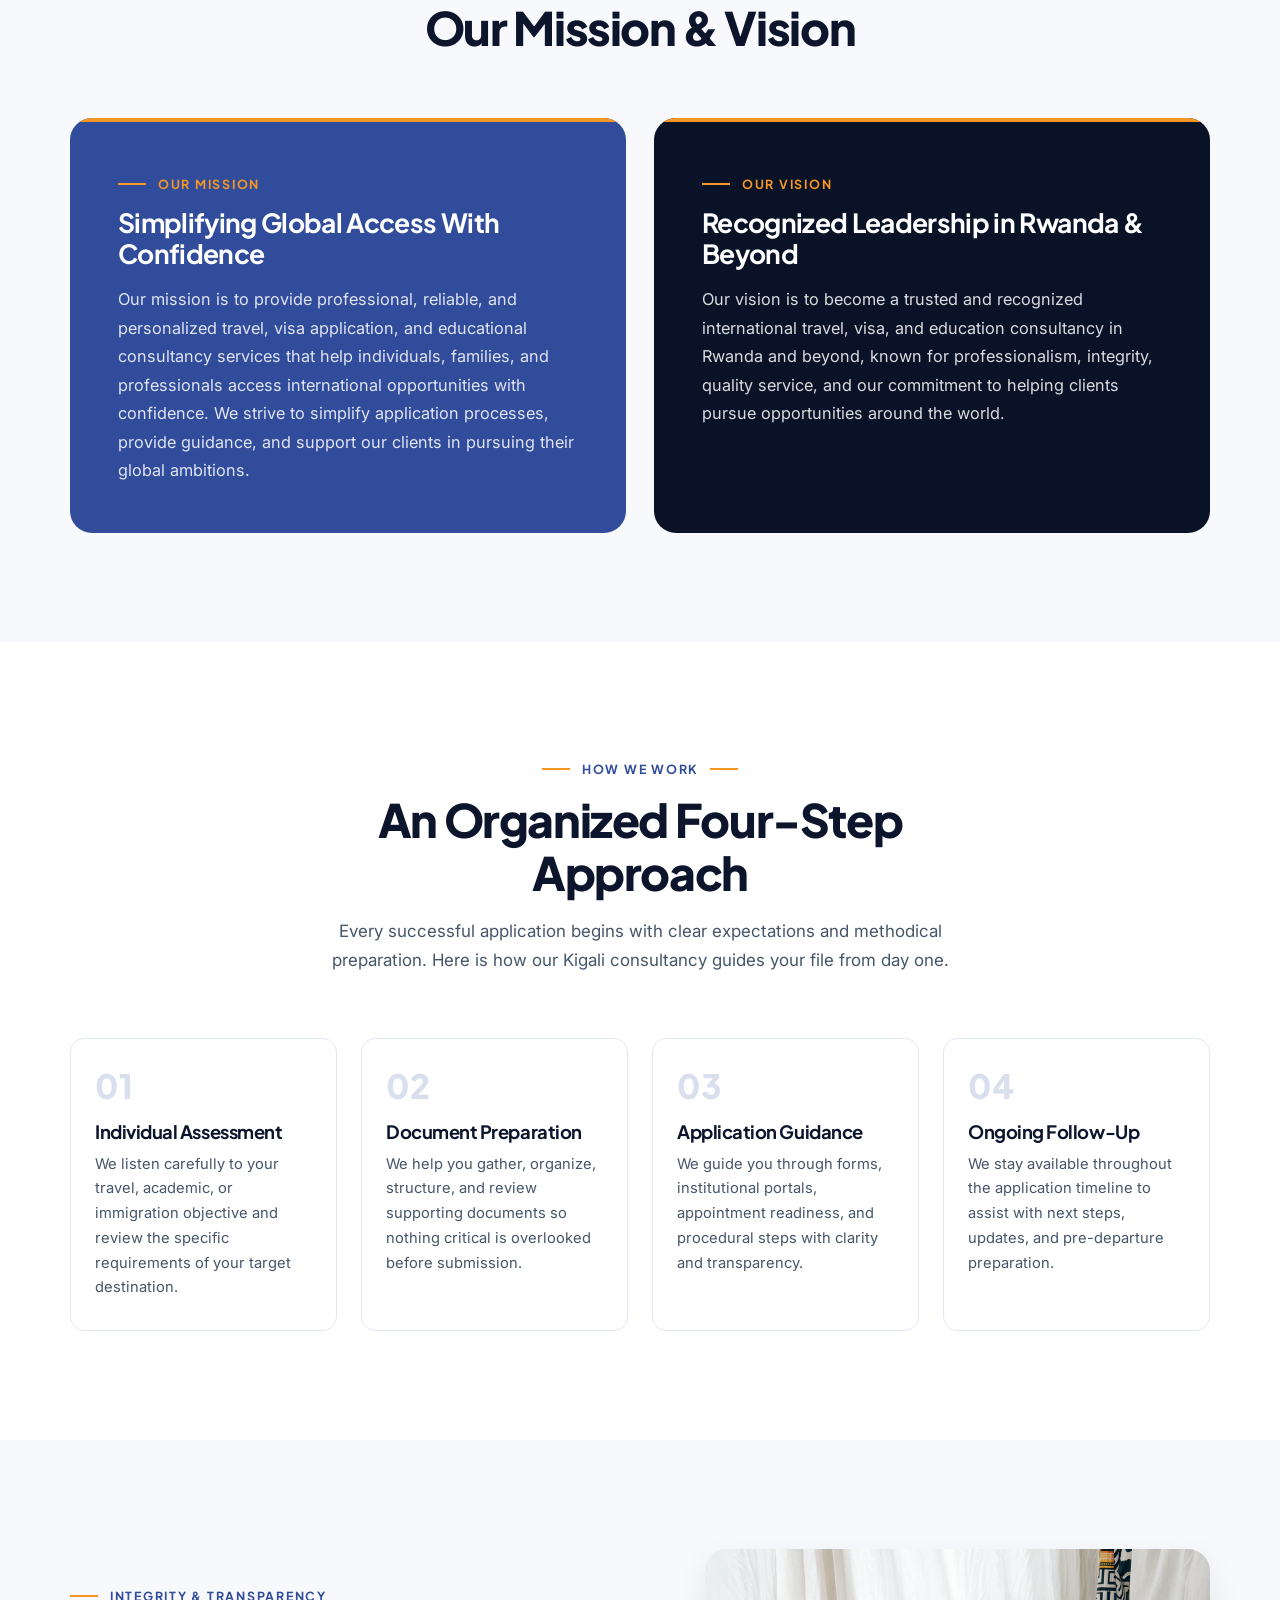
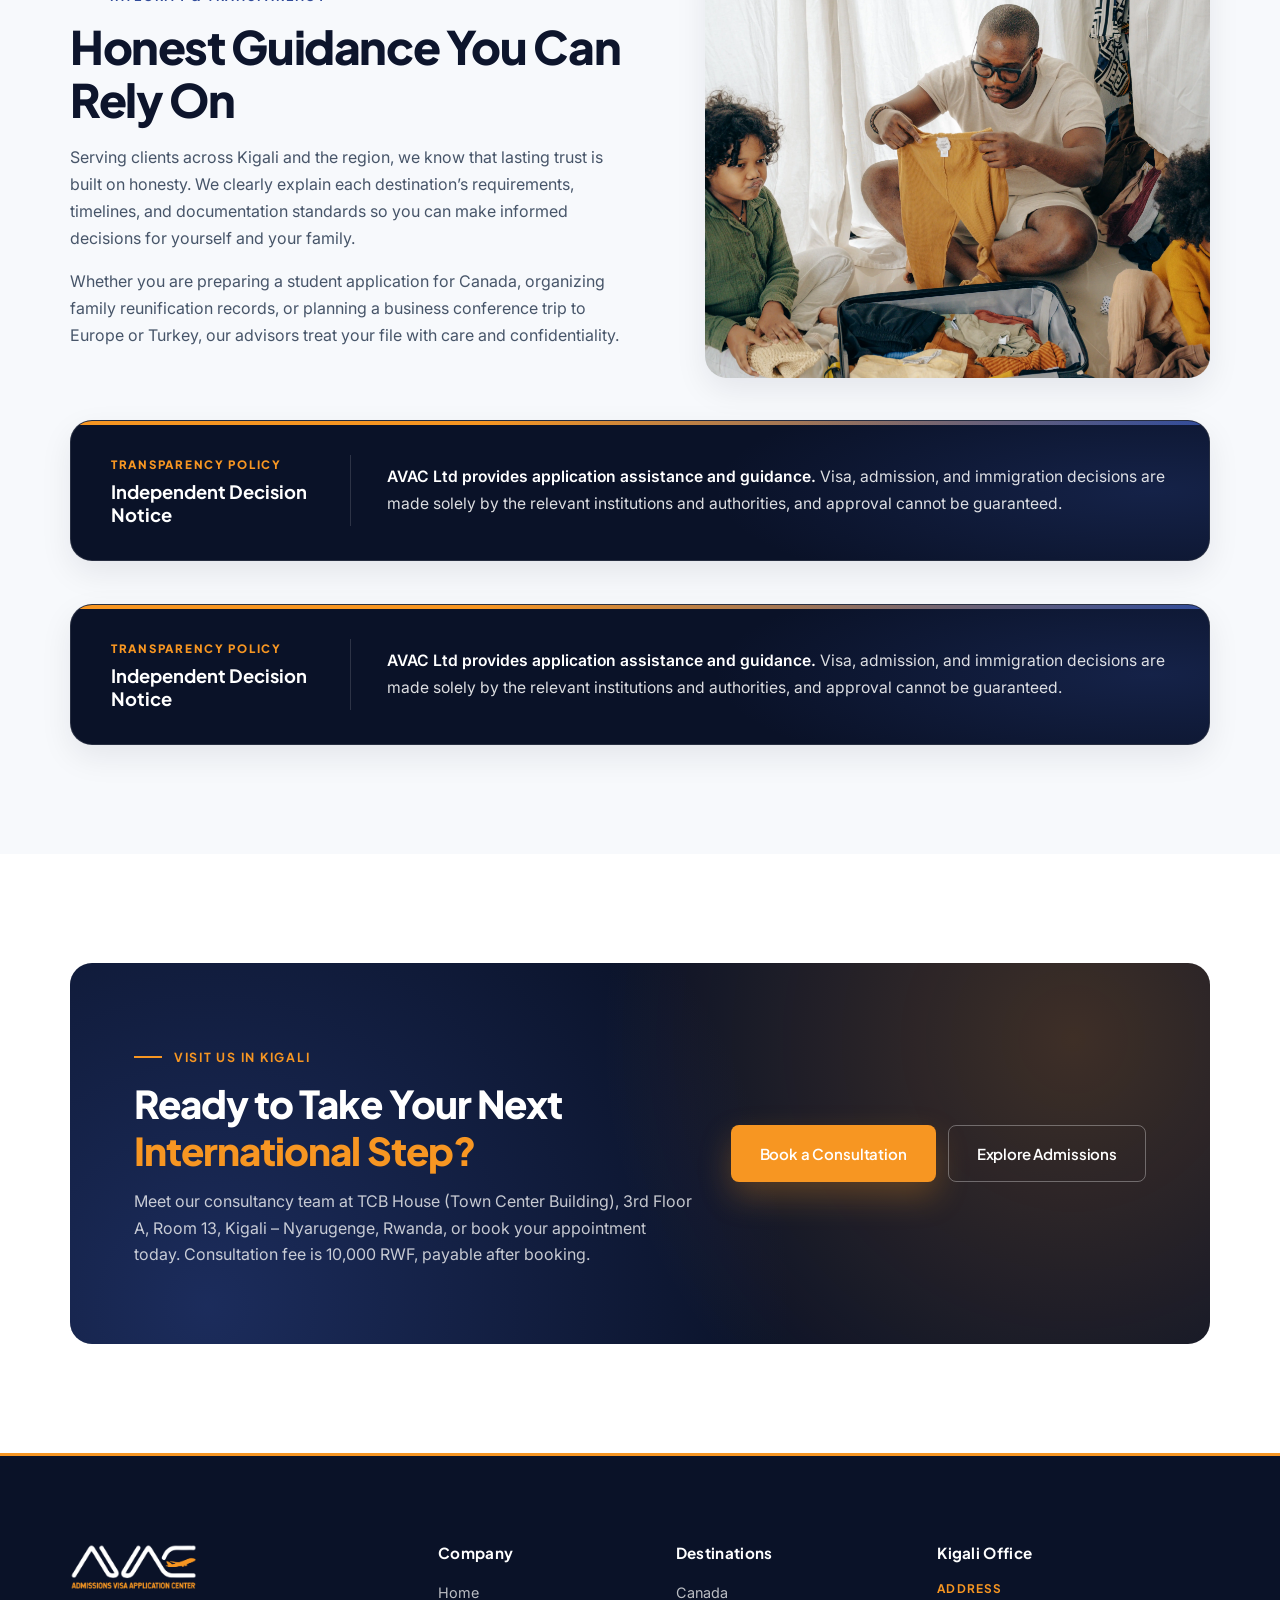
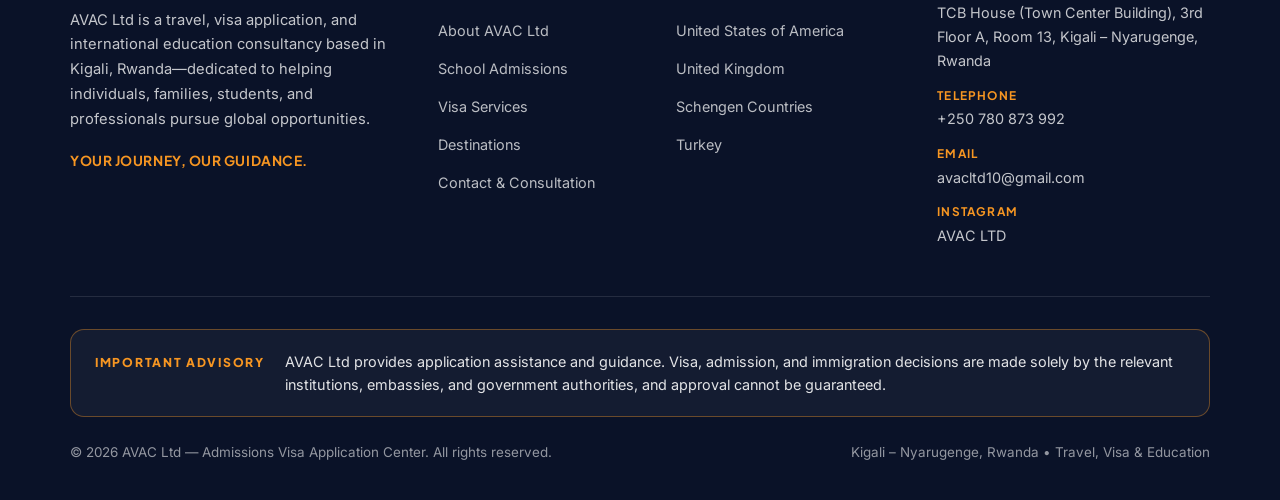
<file: about.html>
<!DOCTYPE html>
<html lang="en">

<head>
  <meta charset="UTF-8">
  <meta name="viewport" content="width=device-width, initial-scale=1.0, viewport-fit=cover">
  <meta name="theme-color" content="#0A1228">
  <title>About Us | AVAC Ltd — Travel, Visa &amp; International Education Consultancy</title>
  <meta name="description"
    content="Learn about AVAC Ltd in Kigali, Rwanda—our mission, vision, structured consultancy workflow, and why clients trust us for admissions and visa applications.">
  <link rel="icon" type="image/png" href="assets/logo-color.png">
  <link rel="preconnect" href="https://fonts.googleapis.com">
  <link rel="preconnect" href="https://fonts.gstatic.com" crossorigin>
  <link
    href="https://fonts.googleapis.com/css2?family=Inter:wght@400;500;600&family=Plus+Jakarta+Sans:wght@500;600;700;800&display=swap"
    rel="stylesheet">
  <link rel="stylesheet" href="css/styles.css">
</head>

<body>
  <div class="scroll-progress" aria-hidden="true"></div>

  <!-- Navigation Header -->
  <header class="site-header">
    <div class="container nav-inner">
      <a href="index.html" class="brand-logo" aria-label="AVAC Ltd Home">
        <img src="assets/logo-light.png" alt="AVAC — Admissions Visa Application Center">
      </a>

      <nav class="nav-links" aria-label="Primary Navigation">
        <a href="index.html" class="nav-link">Home</a>
        <a href="about.html" class="nav-link is-active">About</a>
        <a href="admissions.html" class="nav-link">Admissions</a>
        <a href="visas.html" class="nav-link">Visa Services</a>
        <a href="destinations.html" class="nav-link">Destinations</a>
        <a href="contact.html" class="nav-link">Contact</a>
      </nav>

      <div class="nav-actions">
        <a href="contact.html" class="btn btn--primary btn--sm">
          Consult Our Experts
          <svg class="arrow-icon" viewBox="0 0 20 20" fill="none" stroke="currentColor" stroke-width="2"
            aria-hidden="true">
            <path d="M4 10h12m0 0-4.5-4.5M16 10l-4.5 4.5" stroke-linecap="round" stroke-linejoin="round" />
          </svg>
        </a>
        <button class="nav-toggle" type="button" aria-label="Open Menu" aria-expanded="false">
          <svg width="22" height="22" viewBox="0 0 24 24" fill="none" stroke="currentColor" stroke-width="2">
            <path d="M4 7h16M4 12h16M4 17h16" stroke-linecap="round" />
          </svg>
        </button>
      </div>
    </div>
  </header>

  <!-- Mobile Navigation Drawer -->
  <div class="mobile-drawer" aria-hidden="true">
    <div class="mobile-drawer__backdrop"></div>
    <div class="mobile-drawer__panel">
      <div>
        <div class="mobile-drawer__head">
          <a href="index.html" class="brand-logo">
            <img src="assets/logo-light.png" alt="AVAC Logo" style="height:36px;">
          </a>
          <button class="mobile-drawer__close" type="button" aria-label="Close Menu">
            <svg width="20" height="20" viewBox="0 0 24 24" fill="none" stroke="currentColor" stroke-width="2">
              <path d="M6 6l12 12M18 6 6 18" stroke-linecap="round" />
            </svg>
          </button>
        </div>
        <nav class="mobile-drawer__links" aria-label="Mobile Navigation">
          <a href="index.html">Home</a>
          <a href="about.html" class="is-active">About AVAC</a>
          <a href="admissions.html">School Admissions</a>
          <a href="visas.html">Visa Services</a>
          <a href="destinations.html">Destinations</a>
          <a href="contact.html">Contact Us</a>
        </nav>
      </div>
      <div class="mobile-drawer__foot">
        <div class="mobile-drawer__meta">
          TCB House (Town Center Building), 3rd Floor A, Room 13<br>
          Kigali &ndash; Nyarugenge, Rwanda<br>
          +250 780 873 992
        </div>
        <a href="contact.html" class="btn btn--primary" style="width:100%;">Book a Consultation</a>
      </div>
    </div>
  </div>

  <main>
    <!-- Interior Hero -->
    <section class="page-hero">
      <div class="container page-hero__inner">
        <div>
          <nav class="breadcrumb hero-enter hero-enter--d1" aria-label="Breadcrumb">
            <a href="index.html">Home</a>
            <span class="sep">/</span>
            <span>About AVAC Ltd</span>
          </nav>
          <h1 class="page-hero__title hero-enter hero-enter--d2">Guiding Global Ambitions With Clarity &amp; Care</h1>
          <p class="page-hero__lead hero-enter hero-enter--d3">
            Built on professionalism, integrity, and organized preparation, AVAC Ltd makes international education,
            travel, and immigration processes clear and approachable.
          </p>
        </div>
        <div class="page-hero__aside hero-enter hero-enter--d4">
          <strong>Your Dreams Know No Borders</strong>
          Whether you are applying to a North American university, attending an international conference, or reuniting
          with loved ones abroad, our team walks beside you at every milestone.
        </div>
      </div>
    </section>

    <!-- Who We Are -->
    <section class="section">
      <div class="container split-grid">
        <div class="arch-light" data-reveal="left">
          <div class="arch-light__outline" aria-hidden="true"></div>
          <div class="arch-light__frame">
            <img loading="lazy" decoding="async" src="images/pexels-gustavo-fring-6816985.webp"
              alt="Advisor providing attentive client consultation at AVAC Ltd">
          </div>
          <div class="arch-light__stat">
            <div class="arch-light__stat-num">1-on-1</div>
            <div class="arch-light__stat-label">Tailored Client Guidance</div>
          </div>
        </div>

        <div data-reveal="right">
          <div class="eyebrow">Who We Are</div>
          <h2 class="section-title">A Trusted Partner for Students, Families &amp; Professionals</h2>
          <div class="prose">
            <p>
              <strong>AVAC Ltd</strong> (Admissions Visa Application Center) is a travel, visa application, and
              international education consultancy headquartered at TCB House (Town Center Building), 3rd Floor A, Room 13
              in Kigali &ndash; Nyarugenge, Rwanda.
            </p>
            <p>
              We have built a strong reputation for careful preparation and client-centered guidance.
              We specialize in school admissions and visa application assistance for clients seeking opportunities in
              Canada and the United States of America, alongside comprehensive visa application services for the United
              Kingdom, Schengen countries, and Turkey.
            </p>
            <p>
              Our goal is straightforward: to make international opportunities more accessible by removing
              administrative confusion and helping every client submit organized, well-prepared applications.
            </p>
          </div>
          <div style="margin-top: 28px; display:flex; flex-wrap:wrap; gap:14px;">
            <a href="contact.html" class="btn btn--primary">Book an Office Consultation</a>
            <a href="visas.html" class="btn btn--outline-dark">View Visa Services</a>
          </div>
        </div>
      </div>
    </section>

    <!-- Mission & Vision -->
    <section class="section section--alt">
      <div class="container">
        <div class="section-header section-header--center" data-reveal>
          <div class="eyebrow eyebrow--center">Purpose &amp; Direction</div>
          <h2 class="section-title">Our Mission &amp; Vision</h2>
        </div>

        <div class="mv-grid">
          <article class="mv-card mv-card--blue" data-reveal="left">
            <div class="eyebrow eyebrow--light">Our Mission</div>
            <h3>Simplifying Global Access With Confidence</h3>
            <p>
              Our mission is to provide professional, reliable, and personalized travel, visa application, and
              educational consultancy services that help individuals, families, and professionals access international
              opportunities with confidence. We strive to simplify application processes, provide guidance, and support
              our clients in pursuing their global ambitions.
            </p>
          </article>

          <article class="mv-card mv-card--navy" data-reveal="right">
            <div class="eyebrow eyebrow--light">Our Vision</div>
            <h3>Recognized Leadership in Rwanda &amp; Beyond</h3>
            <p>
              Our vision is to become a trusted and recognized international travel, visa, and education consultancy in
              Rwanda and beyond, known for professionalism, integrity, quality service, and our commitment to helping
              clients pursue opportunities around the world.
            </p>
          </article>
        </div>
      </div>
    </section>

    <!-- 4-Step Consultancy Process -->
    <section class="section">
      <div class="container">
        <div class="section-header section-header--center" data-reveal>
          <div class="eyebrow eyebrow--center">How We Work</div>
          <h2 class="section-title">An Organized Four-Step Approach</h2>
          <p class="section-lead">
            Every successful application begins with clear expectations and methodical preparation. Here is how our
            Kigali consultancy guides your file from day one.
          </p>
        </div>

        <div class="process-grid">
          <div class="process-step" data-reveal data-delay="0">
            <div class="process-step__num">01</div>
            <h3>Individual Assessment</h3>
            <p>We listen carefully to your travel, academic, or immigration objective and review the specific
              requirements of your target destination.</p>
          </div>

          <div class="process-step" data-reveal data-delay="90">
            <div class="process-step__num">02</div>
            <h3>Document Preparation</h3>
            <p>We help you gather, organize, structure, and review supporting documents so nothing critical is
              overlooked before submission.</p>
          </div>

          <div class="process-step" data-reveal data-delay="180">
            <div class="process-step__num">03</div>
            <h3>Application Guidance</h3>
            <p>We guide you through forms, institutional portals, appointment readiness, and procedural steps with
              clarity and transparency.</p>
          </div>

          <div class="process-step" data-reveal data-delay="270">
            <div class="process-step__num">04</div>
            <h3>Ongoing Follow-Up</h3>
            <p>We stay available throughout the application timeline to assist with next steps, updates, and
              pre-departure preparation.</p>
          </div>
        </div>
      </div>
    </section>

    <!-- Family & Relocation Editorial Split -->
    <section class="section section--alt">
      <div class="container split-grid split-grid--reverse">
        <div data-reveal="left">
          <div class="eyebrow">Integrity &amp; Transparency</div>
          <h2 class="section-title">Honest Guidance You Can Rely On</h2>
          <div class="prose">
            <p>
              Serving clients across Kigali and the region, we know that lasting trust is built on honesty. We clearly
              explain each destination&rsquo;s requirements, timelines, and documentation standards so you can make
              informed decisions for yourself and your family.
            </p>
            <p>
              Whether you are preparing a student application for Canada, organizing family reunification records, or
              planning a business conference trip to Europe or Turkey, our advisors treat your file with care and
              confidentiality.
            </p>
          </div>
        </div>

        <div class="timeline__media" style="aspect-ratio: 4 / 3.4;" data-reveal="right">
          <img loading="lazy" decoding="async" src="images/pexels-ketut-subiyanto-4546003.webp"
            alt="Family packing their suitcase together ahead of an international journey">
        </div>
      </div>

      <div class="container" style="margin-top:42px;">
        <div class="advisory-banner" data-reveal>
          <div class="advisory-banner__head">
            <span class="advisory-banner__kicker">Transparency Policy</span>
            <div class="advisory-banner__title">Independent Decision Notice</div>
          </div>
          <p class="advisory-banner__body">
            <strong>AVAC Ltd provides application assistance and guidance.</strong> Visa, admission, and immigration
            decisions are made solely by the relevant institutions and authorities, and approval cannot be guaranteed.
          </p>
        </div>
      </div>

      <div class="container" style="margin-top:42px;">
        <div class="advisory-banner" data-reveal>
          <div class="advisory-banner__head">
            <span class="advisory-banner__kicker">Transparency Policy</span>
            <div class="advisory-banner__title">Independent Decision Notice</div>
          </div>
          <p class="advisory-banner__body">
            <strong>AVAC Ltd provides application assistance and guidance.</strong> Visa, admission, and immigration decisions are made solely by the relevant institutions and authorities, and approval cannot be guaranteed.
          </p>
        </div>
      </div>
    </section>

    <!-- CTA Band -->
    <section class="section">
      <div class="container">
        <div class="cta-banner" data-reveal="scale">
          <div class="cta-banner__content">
            <div class="eyebrow eyebrow--light">Visit Us in Kigali</div>
            <h2 class="cta-banner__quote">Ready to Take Your Next <span>International Step?</span></h2>
            <p class="cta-banner__sub">Meet our consultancy team at TCB House (Town Center Building), 3rd Floor A, Room 13,
              Kigali &ndash; Nyarugenge, Rwanda, or book your appointment today. Consultation fee is 10,000 RWF, payable
              after booking.</p>
          </div>
          <div class="cta-banner__actions">
            <a href="contact.html" class="btn btn--primary">Book a Consultation</a>
            <a href="admissions.html" class="btn btn--outline-light">Explore Admissions</a>
          </div>
        </div>
      </div>
    </section>
  </main>

  <!-- Site Footer -->
  <footer class="site-footer">
    <div class="container">
      <div class="footer-grid">
        <div class="footer-brand">
          <a href="index.html" aria-label="AVAC Ltd Home">
            <img src="assets/logo-light.png" alt="AVAC — Admissions Visa Application Center">
          </a>
          <p>
            AVAC Ltd is a travel, visa application, and international education consultancy based in Kigali,
            Rwanda—dedicated to helping individuals, families, students, and professionals pursue global opportunities.
          </p>
          <div class="footer-tagline">YOUR JOURNEY, OUR GUIDANCE.</div>
        </div>

        <div class="footer-col">
          <h4>Company</h4>
          <ul class="footer-links">
            <li><a href="index.html">Home</a></li>
            <li><a href="about.html">About AVAC Ltd</a></li>
            <li><a href="admissions.html">School Admissions</a></li>
            <li><a href="visas.html">Visa Services</a></li>
            <li><a href="destinations.html">Destinations</a></li>
            <li><a href="contact.html">Contact &amp; Consultation</a></li>
          </ul>
        </div>

        <div class="footer-col">
          <h4>Destinations</h4>
          <ul class="footer-links">
            <li><a href="destinations.html#canada">Canada</a></li>
            <li><a href="destinations.html#usa">United States of America</a></li>
            <li><a href="destinations.html#uk">United Kingdom</a></li>
            <li><a href="destinations.html#schengen">Schengen Countries</a></li>
            <li><a href="destinations.html#turkey">Turkey</a></li>
          </ul>
        </div>

        <div class="footer-col">
          <h4>Kigali Office</h4>
          <ul class="footer-contact-list">
            <li>
              <strong>Address</strong>
              TCB House (Town Center Building), 3rd Floor A, Room 13, Kigali &ndash; Nyarugenge, Rwanda
            </li>
            <li>
              <strong>Telephone</strong>
              <a href="tel:+250780873992">+250 780 873 992</a>
            </li>
            <li>
              <strong>Email</strong>
              <a href="mailto:avacltd10@gmail.com">avacltd10@gmail.com</a>
            </li>
            <li>
              <strong>Instagram</strong>
              AVAC LTD
            </li>
          </ul>
        </div>
      </div>

      <div class="footer-disclaimer">
        <strong>Important Advisory</strong>
        <span>AVAC Ltd provides application assistance and guidance. Visa, admission, and immigration decisions are
          made solely by the relevant institutions, embassies, and government authorities, and approval cannot be
          guaranteed.</span>
      </div>

      <div class="footer-bottom">
        <span>&copy; 2026 AVAC Ltd &mdash; Admissions Visa Application Center. All rights reserved.</span>
        <span>Kigali &ndash; Nyarugenge, Rwanda &bull; Travel, Visa &amp; Education</span>
      </div>
    </div>
  </footer>

  <div class="mobile-action-bar" aria-label="Quick Mobile Actions">
    <a href="tel:+250780873992" class="mobile-action-bar__call">Call Kigali Office</a>
    <a href="contact.html" class="mobile-action-bar__consult">Book Consultation</a>
  </div>

  <script src="js/main.js"></script>
</body>

</html>
</file>
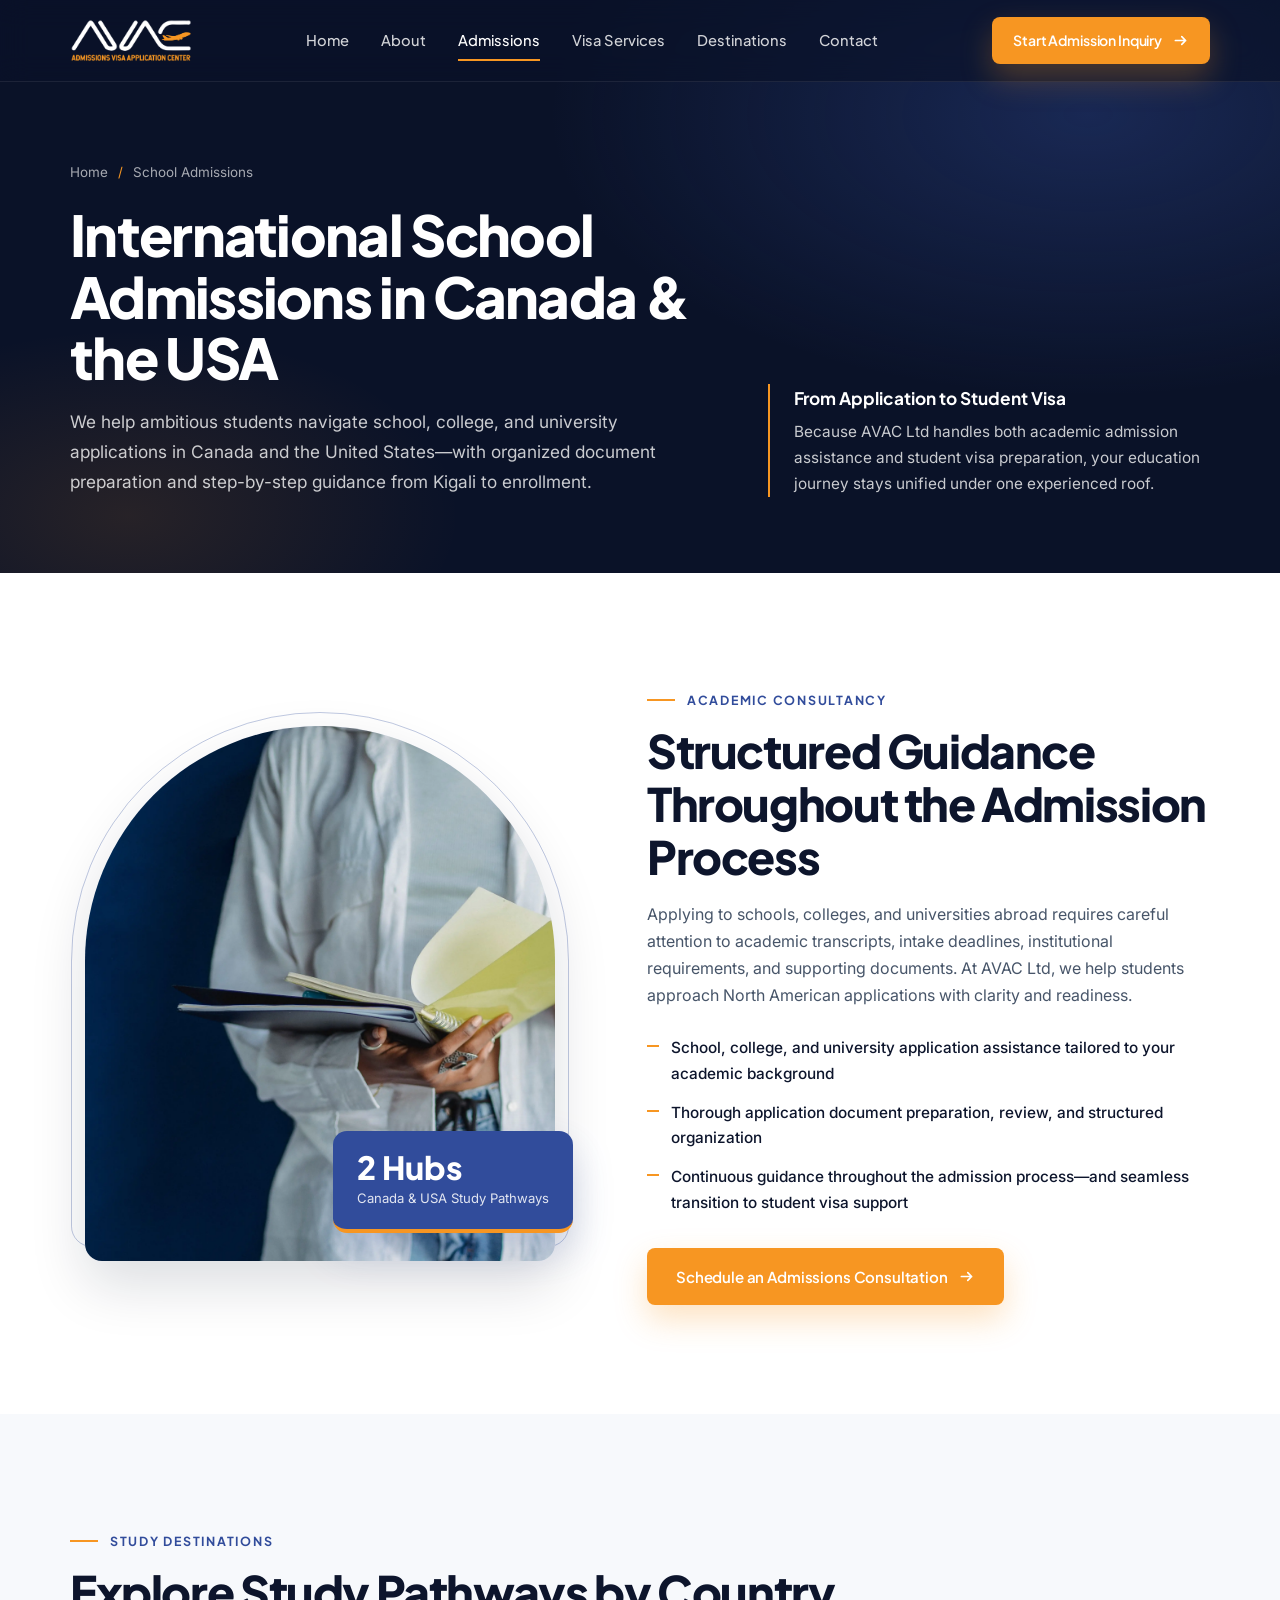
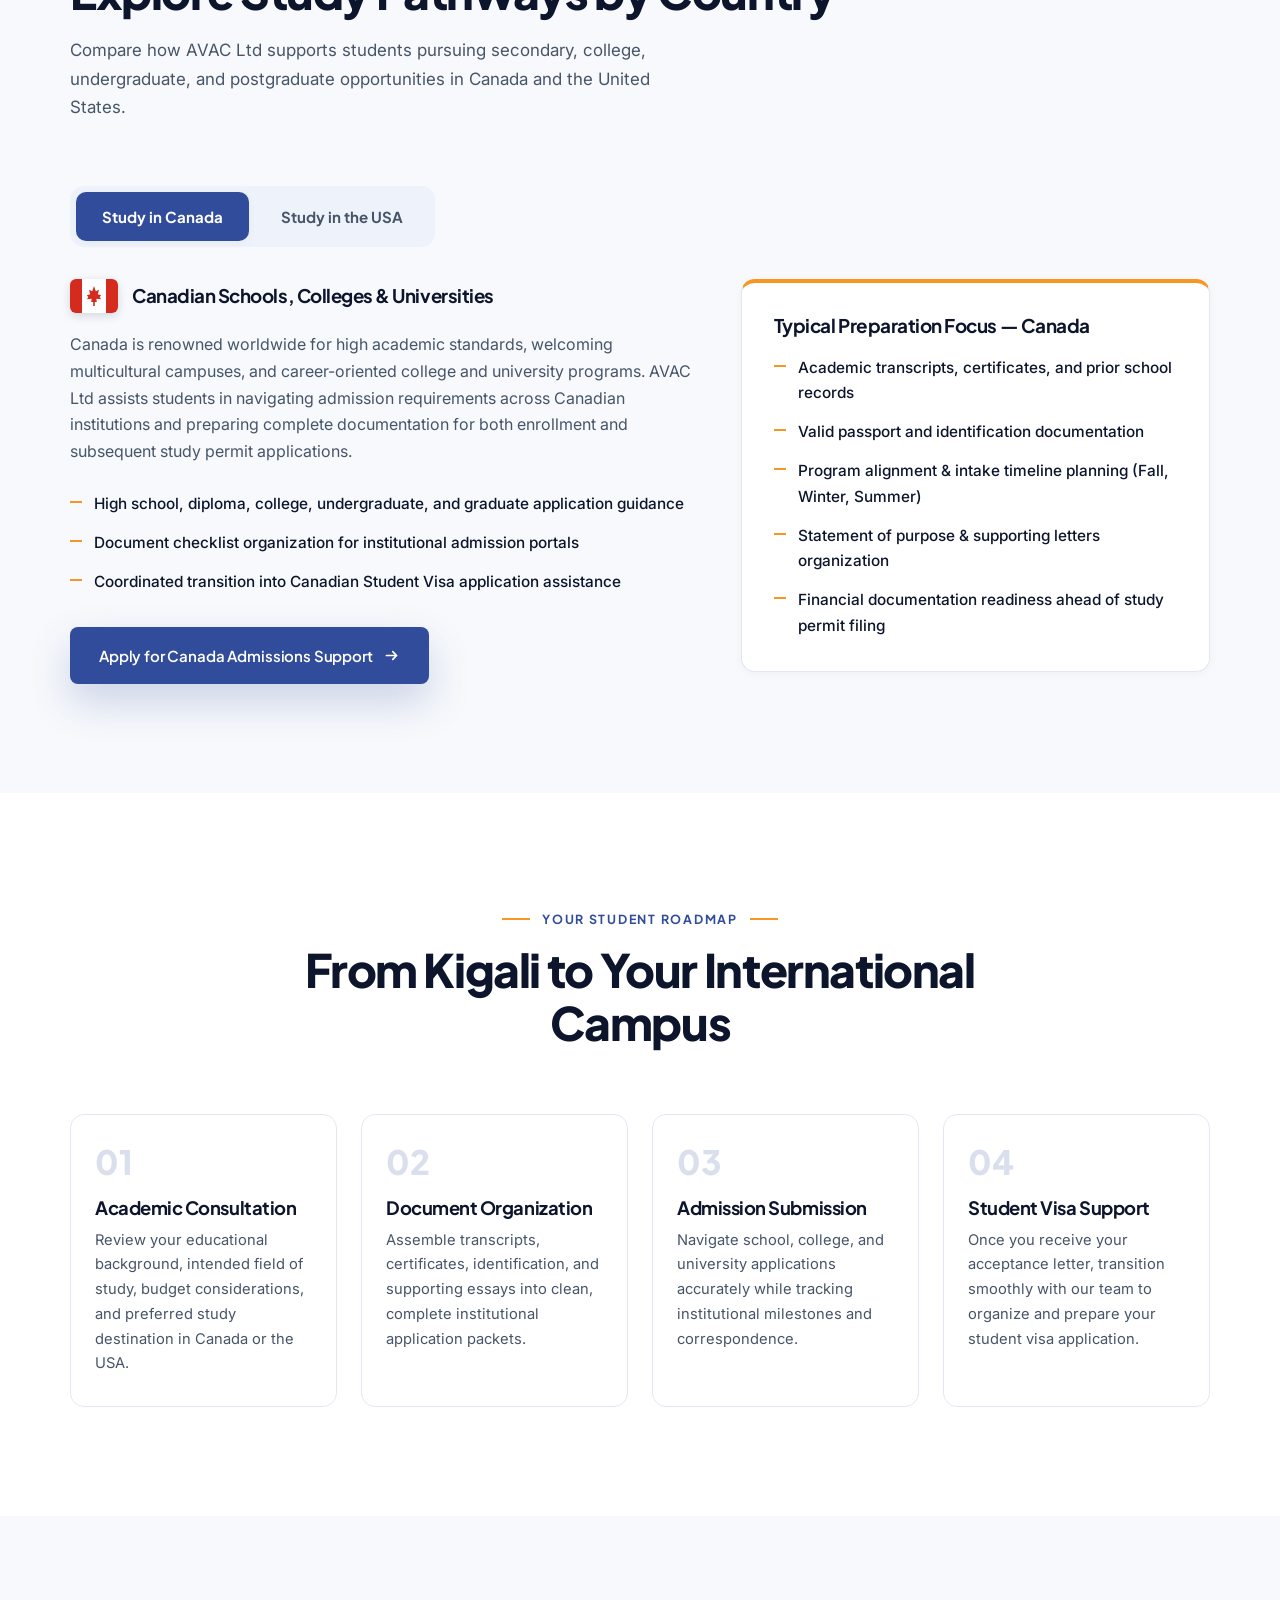
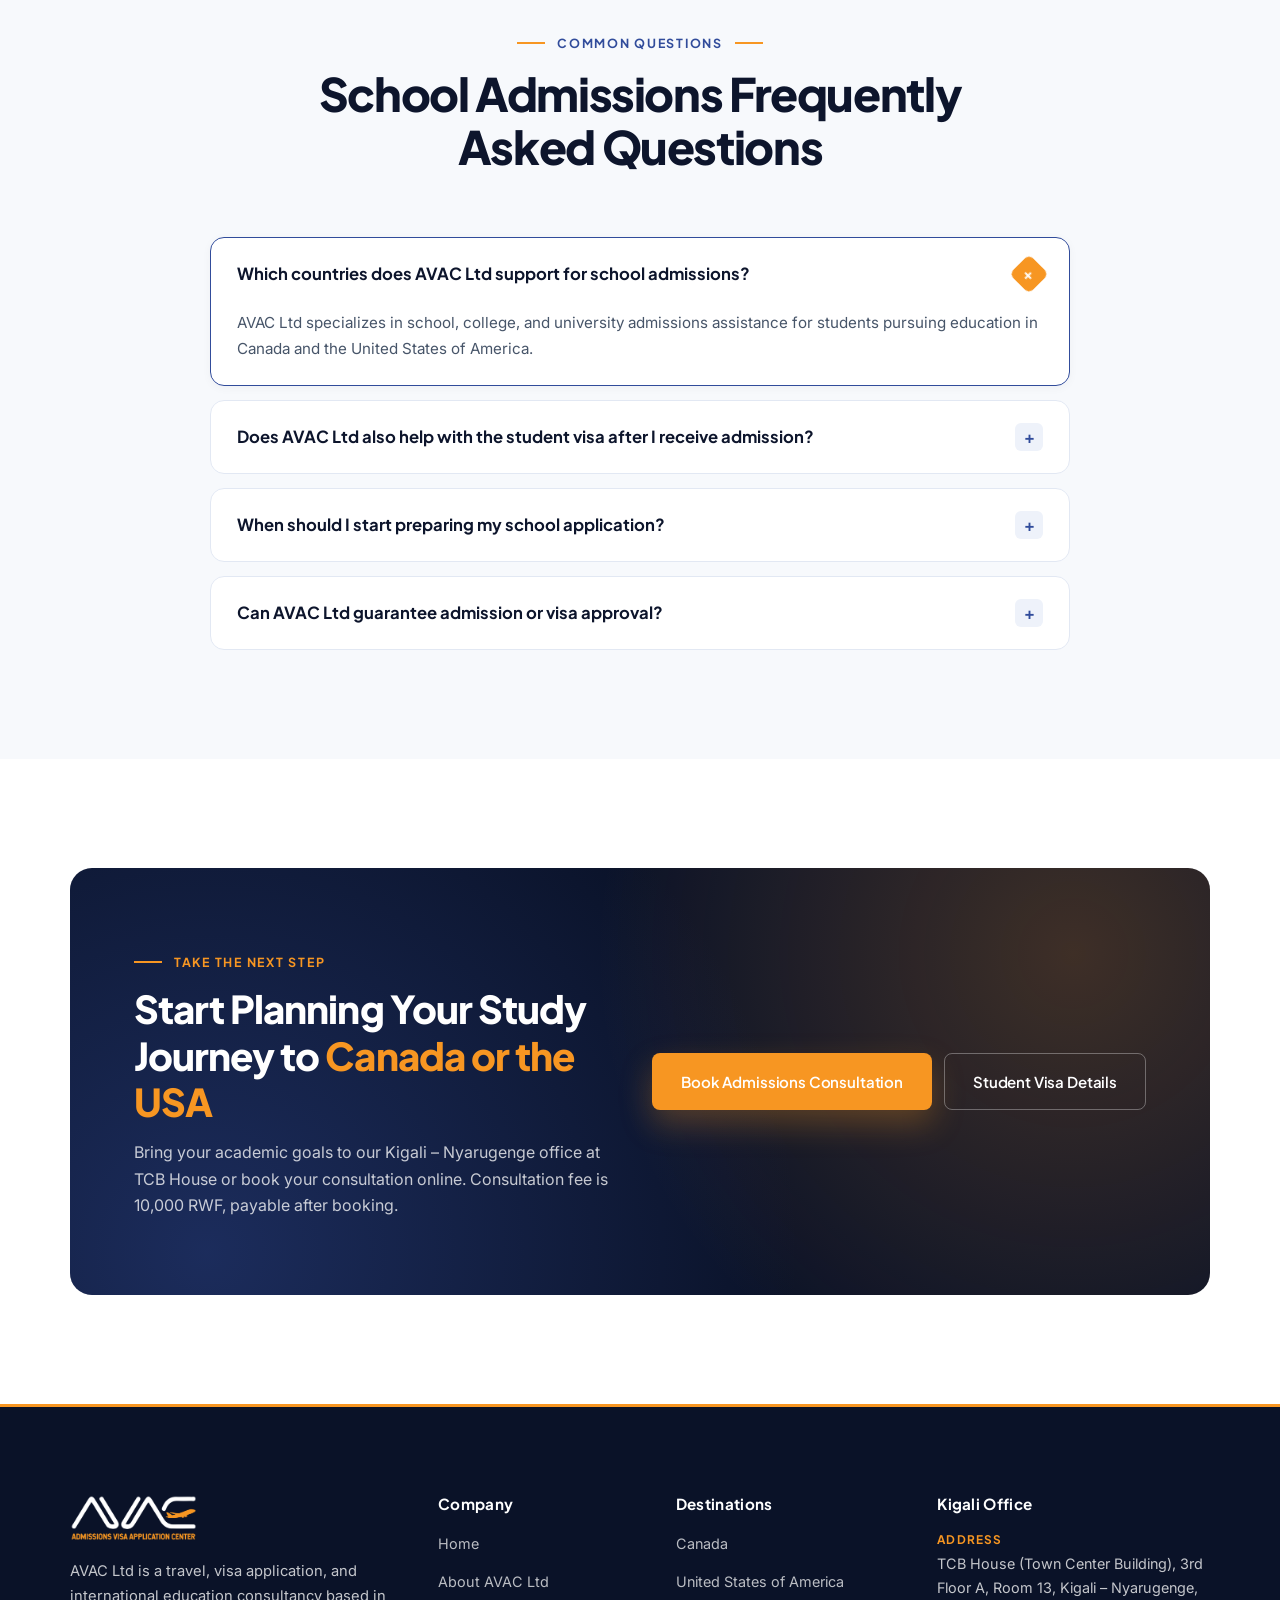
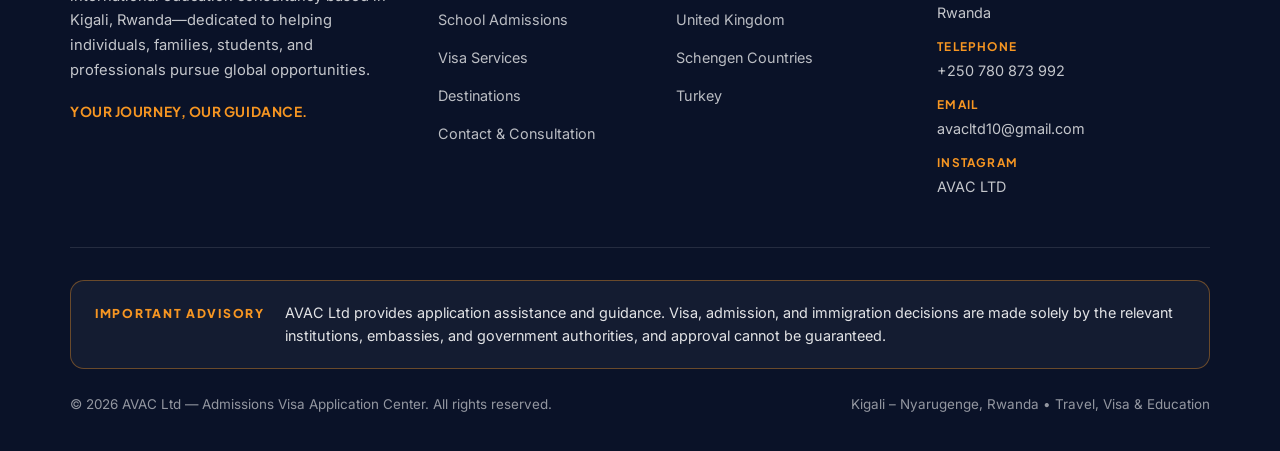
<file: admissions.html>
<!DOCTYPE html>
<html lang="en">
<head>
  <meta charset="UTF-8">
  <meta name="viewport" content="width=device-width, initial-scale=1.0, viewport-fit=cover">
  <meta name="theme-color" content="#0A1228">
  <title>School Admissions (Canada &amp; USA) | AVAC Ltd — Kigali, Rwanda</title>
  <meta name="description" content="AVAC Ltd guides students from Kigali, Rwanda through school, college, and university admissions in Canada and the United States of America.">
  <link rel="icon" type="image/png" href="assets/logo-color.png">
  <link rel="preconnect" href="https://fonts.googleapis.com">
  <link rel="preconnect" href="https://fonts.gstatic.com" crossorigin>
  <link href="https://fonts.googleapis.com/css2?family=Inter:wght@400;500;600&family=Plus+Jakarta+Sans:wght@500;600;700;800&display=swap" rel="stylesheet">
  <link rel="stylesheet" href="css/styles.css">
</head>
<body>
  <div class="scroll-progress" aria-hidden="true"></div>

  <!-- Navigation Header -->
  <header class="site-header">
    <div class="container nav-inner">
      <a href="index.html" class="brand-logo" aria-label="AVAC Ltd Home">
        <img src="assets/logo-light.png" alt="AVAC — Admissions Visa Application Center">
      </a>

      <nav class="nav-links" aria-label="Primary Navigation">
        <a href="index.html" class="nav-link">Home</a>
        <a href="about.html" class="nav-link">About</a>
        <a href="admissions.html" class="nav-link is-active">Admissions</a>
        <a href="visas.html" class="nav-link">Visa Services</a>
        <a href="destinations.html" class="nav-link">Destinations</a>
        <a href="contact.html" class="nav-link">Contact</a>
      </nav>

      <div class="nav-actions">
        <a href="contact.html?service=School+Admissions" class="btn btn--primary btn--sm">
          Start Admission Inquiry
          <svg class="arrow-icon" viewBox="0 0 20 20" fill="none" stroke="currentColor" stroke-width="2" aria-hidden="true"><path d="M4 10h12m0 0-4.5-4.5M16 10l-4.5 4.5" stroke-linecap="round" stroke-linejoin="round"/></svg>
        </a>
        <button class="nav-toggle" type="button" aria-label="Open Menu" aria-expanded="false">
          <svg width="22" height="22" viewBox="0 0 24 24" fill="none" stroke="currentColor" stroke-width="2"><path d="M4 7h16M4 12h16M4 17h16" stroke-linecap="round"/></svg>
        </button>
      </div>
    </div>
  </header>

  <!-- Mobile Navigation Drawer -->
  <div class="mobile-drawer" aria-hidden="true">
    <div class="mobile-drawer__backdrop"></div>
    <div class="mobile-drawer__panel">
      <div>
        <div class="mobile-drawer__head">
          <a href="index.html" class="brand-logo">
            <img src="assets/logo-light.png" alt="AVAC Logo" style="height:36px;">
          </a>
          <button class="mobile-drawer__close" type="button" aria-label="Close Menu">
            <svg width="20" height="20" viewBox="0 0 24 24" fill="none" stroke="currentColor" stroke-width="2"><path d="M6 6l12 12M18 6 6 18" stroke-linecap="round"/></svg>
          </button>
        </div>
        <nav class="mobile-drawer__links" aria-label="Mobile Navigation">
          <a href="index.html">Home</a>
          <a href="about.html">About AVAC</a>
          <a href="admissions.html" class="is-active">School Admissions</a>
          <a href="visas.html">Visa Services</a>
          <a href="destinations.html">Destinations</a>
          <a href="contact.html">Contact Us</a>
        </nav>
      </div>
      <div class="mobile-drawer__foot">
        <div class="mobile-drawer__meta">
          TCB House (Town Center Building), 3rd Floor A, Room 13<br>
          Kigali &ndash; Nyarugenge, Rwanda<br>
          +250 780 873 992
        </div>
        <a href="contact.html?service=School+Admissions" class="btn btn--primary" style="width:100%;">Book a Consultation</a>
      </div>
    </div>
  </div>

  <main>
    <!-- Page Hero -->
    <section class="page-hero">
      <div class="container page-hero__inner">
        <div>
          <nav class="breadcrumb hero-enter hero-enter--d1" aria-label="Breadcrumb">
            <a href="index.html">Home</a>
            <span class="sep">/</span>
            <span>School Admissions</span>
          </nav>
          <h1 class="page-hero__title hero-enter hero-enter--d2">International School Admissions in Canada &amp; the USA</h1>
          <p class="page-hero__lead hero-enter hero-enter--d3">
            We help ambitious students navigate school, college, and university applications in Canada and the United States—with organized document preparation and step-by-step guidance from Kigali to enrollment.
          </p>
        </div>
        <div class="page-hero__aside hero-enter hero-enter--d4">
          <strong>From Application to Student Visa</strong>
          Because AVAC Ltd handles both academic admission assistance and student visa preparation, your education journey stays unified under one experienced roof.
        </div>
      </div>
    </section>

    <!-- Core Admission Support -->
    <section class="section">
      <div class="container split-grid">
        <div class="arch-light" data-reveal="left">
          <div class="arch-light__outline" aria-hidden="true"></div>
          <div class="arch-light__frame">
            <img loading="lazy" decoding="async" src="images/pexels-zen-chung-5538572.webp" alt="Student holding academic notebooks preparing for university admission in North America">
          </div>
          <div class="arch-light__stat">
            <div class="arch-light__stat-num">2 Hubs</div>
            <div class="arch-light__stat-label">Canada &amp; USA Study Pathways</div>
          </div>
        </div>

        <div data-reveal="right">
          <div class="eyebrow">Academic Consultancy</div>
          <h2 class="section-title">Structured Guidance Throughout the Admission Process</h2>
          <div class="prose">
            <p>
              Applying to schools, colleges, and universities abroad requires careful attention to academic transcripts, intake deadlines, institutional requirements, and supporting documents. At AVAC Ltd, we help students approach North American applications with clarity and readiness.
            </p>
          </div>
          <ul class="editorial-list">
            <li>School, college, and university application assistance tailored to your academic background</li>
            <li>Thorough application document preparation, review, and structured organization</li>
            <li>Continuous guidance throughout the admission process—and seamless transition to student visa support</li>
          </ul>
          <a href="contact.html?service=School+Admissions" class="btn btn--primary">
            Schedule an Admissions Consultation
            <svg class="arrow-icon" viewBox="0 0 20 20" fill="none" stroke="currentColor" stroke-width="2"><path d="M4 10h12m0 0-4.5-4.5M16 10l-4.5 4.5" stroke-linecap="round" stroke-linejoin="round"/></svg>
          </a>
        </div>
      </div>
    </section>

    <!-- Interactive Canada vs USA Pathways -->
    <section class="section section--alt">
      <div class="container">
        <div class="section-header" data-reveal>
          <div class="eyebrow">Study Destinations</div>
          <h2 class="section-title">Explore Study Pathways by Country</h2>
          <p class="section-lead">
            Compare how AVAC Ltd supports students pursuing secondary, college, undergraduate, and postgraduate opportunities in Canada and the United States.
          </p>
        </div>

        <div class="pathway-tabs" role="tablist" aria-label="Study Country Selector" data-reveal>
          <button class="pathway-tab is-active" type="button" role="tab" aria-selected="true" data-pathway-tab="canada">Study in Canada</button>
          <button class="pathway-tab" type="button" role="tab" aria-selected="false" data-pathway-tab="usa">Study in the USA</button>
        </div>

        <!-- Canada Panel -->
        <div class="pathway-panel is-active" role="tabpanel" data-pathway-panel="canada">
          <div>
            <div style="display:flex; align-items:center; gap:14px; margin-bottom:18px;">
              <div class="country-flag" aria-hidden="true">
                <svg viewBox="0 0 48 34"><rect width="48" height="34" fill="#FFFFFF"/><rect width="12" height="34" fill="#D52B1E"/><rect x="36" width="12" height="34" fill="#D52B1E"/><path d="M24 7l1.8 5.2 3.2-1.4-1.2 4.4 3.4 1-1.5 1.8 1.3 2.2-4.6-.5.4 3.3h-5.6l.4-3.3-4.6.5 1.3-2.2-1.5-1.8 3.4-1-1.2-4.4 3.2 1.4z" fill="#D52B1E"/><rect x="23.2" y="22.5" width="1.6" height="4.5" fill="#D52B1E"/></svg>
              </div>
              <h3>Canadian Schools, Colleges &amp; Universities</h3>
            </div>
            <div class="prose">
              <p>
                Canada is renowned worldwide for high academic standards, welcoming multicultural campuses, and career-oriented college and university programs. AVAC Ltd assists students in navigating admission requirements across Canadian institutions and preparing complete documentation for both enrollment and subsequent study permit applications.
              </p>
            </div>
            <ul class="editorial-list">
              <li>High school, diploma, college, undergraduate, and graduate application guidance</li>
              <li>Document checklist organization for institutional admission portals</li>
              <li>Coordinated transition into Canadian Student Visa application assistance</li>
            </ul>
            <a href="contact.html?service=School+Admissions&destination=Canada" class="btn btn--blue">
              Apply for Canada Admissions Support
              <svg class="arrow-icon" viewBox="0 0 20 20" fill="none" stroke="currentColor" stroke-width="2"><path d="M4 10h12m0 0-4.5-4.5M16 10l-4.5 4.5" stroke-linecap="round" stroke-linejoin="round"/></svg>
            </a>
          </div>

          <div class="checklist-box">
            <h4>Typical Preparation Focus &mdash; Canada</h4>
            <ul class="editorial-list" style="margin-top:0; margin-bottom:0;">
              <li>Academic transcripts, certificates, and prior school records</li>
              <li>Valid passport and identification documentation</li>
              <li>Program alignment &amp; intake timeline planning (Fall, Winter, Summer)</li>
              <li>Statement of purpose &amp; supporting letters organization</li>
              <li>Financial documentation readiness ahead of study permit filing</li>
            </ul>
          </div>
        </div>

        <!-- USA Panel -->
        <div class="pathway-panel" role="tabpanel" data-pathway-panel="usa">
          <div>
            <div style="display:flex; align-items:center; gap:14px; margin-bottom:18px;">
              <div class="country-flag" aria-hidden="true">
                <svg viewBox="0 0 48 34"><rect width="48" height="34" fill="#FFFFFF"/><g fill="#B22234"><rect y="0" width="48" height="2.6"/><rect y="5.2" width="48" height="2.6"/><rect y="10.4" width="48" height="2.6"/><rect y="15.6" width="48" height="2.6"/><rect y="20.8" width="48" height="2.6"/><rect y="26" width="48" height="2.6"/><rect y="31.2" width="48" height="2.8"/></g><rect width="21" height="18.2" fill="#3C3B6E"/><g fill="#FFFFFF"><circle cx="4" cy="4" r="1"/><circle cx="9" cy="4" r="1"/><circle cx="14" cy="4" r="1"/><circle cx="18" cy="4" r="1"/><circle cx="6.5" cy="7.5" r="1"/><circle cx="11.5" cy="7.5" r="1"/><circle cx="16.5" cy="7.5" r="1"/><circle cx="4" cy="11" r="1"/><circle cx="9" cy="11" r="1"/><circle cx="14" cy="11" r="1"/><circle cx="18" cy="11" r="1"/><circle cx="6.5" cy="14.5" r="1"/><circle cx="11.5" cy="14.5" r="1"/><circle cx="16.5" cy="14.5" r="1"/></g></svg>
              </div>
              <h3>United States Schools, Colleges &amp; Universities</h3>
            </div>
            <div class="prose">
              <p>
                The United States offers unmatched breadth across community colleges, liberal arts institutions, and leading research universities. AVAC Ltd helps students understand U.S. application cycles, organize required academic files, and stay prepared for every step from admission offer to student visa filing.
              </p>
            </div>
            <ul class="editorial-list">
              <li>Guidance across U.S. schools, community colleges, and four-year universities</li>
              <li>Structured preparation of transcripts, application forms, and supporting files</li>
              <li>Seamless progression into U.S. Student Visa application assistance</li>
            </ul>
            <a href="contact.html?service=School+Admissions&destination=United+States" class="btn btn--blue">
              Apply for USA Admissions Support
              <svg class="arrow-icon" viewBox="0 0 20 20" fill="none" stroke="currentColor" stroke-width="2"><path d="M4 10h12m0 0-4.5-4.5M16 10l-4.5 4.5" stroke-linecap="round" stroke-linejoin="round"/></svg>
            </a>
          </div>

          <div class="checklist-box">
            <h4>Typical Preparation Focus &mdash; United States</h4>
            <ul class="editorial-list" style="margin-top:0; margin-bottom:0;">
              <li>Official academic records and credential organization</li>
              <li>Application timeline &amp; deadline tracking across target institutions</li>
              <li>Personal essays, resume, and recommendation readiness</li>
              <li>I-20 / admission package document review once accepted</li>
              <li>U.S. Student Visa documentation &amp; interview preparation guidance</li>
            </ul>
          </div>
        </div>
      </div>
    </section>

    <!-- Student Journey Roadmap -->
    <section class="section">
      <div class="container">
        <div class="section-header section-header--center" data-reveal>
          <div class="eyebrow eyebrow--center">Your Student Roadmap</div>
          <h2 class="section-title">From Kigali to Your International Campus</h2>
        </div>

        <div class="process-grid">
          <div class="process-step" data-reveal data-delay="0">
            <div class="process-step__num">01</div>
            <h3>Academic Consultation</h3>
            <p>Review your educational background, intended field of study, budget considerations, and preferred study destination in Canada or the USA.</p>
          </div>
          <div class="process-step" data-reveal data-delay="90">
            <div class="process-step__num">02</div>
            <h3>Document Organization</h3>
            <p>Assemble transcripts, certificates, identification, and supporting essays into clean, complete institutional application packets.</p>
          </div>
          <div class="process-step" data-reveal data-delay="180">
            <div class="process-step__num">03</div>
            <h3>Admission Submission</h3>
            <p>Navigate school, college, and university applications accurately while tracking institutional milestones and correspondence.</p>
          </div>
          <div class="process-step" data-reveal data-delay="270">
            <div class="process-step__num">04</div>
            <h3>Student Visa Support</h3>
            <p>Once you receive your acceptance letter, transition smoothly with our team to organize and prepare your student visa application.</p>
          </div>
        </div>
      </div>
    </section>

    <!-- Student FAQ -->
    <section class="section section--alt">
      <div class="container">
        <div class="section-header section-header--center" data-reveal>
          <div class="eyebrow eyebrow--center">Common Questions</div>
          <h2 class="section-title">School Admissions Frequently Asked Questions</h2>
        </div>

        <div class="faq-list" data-reveal>
          <div class="faq-item is-open">
            <button class="faq-trigger" type="button" aria-expanded="true">
              <span>Which countries does AVAC Ltd support for school admissions?</span>
              <span class="faq-trigger__icon" aria-hidden="true">+</span>
            </button>
            <div class="faq-panel">
              <div class="faq-panel__inner">
                <p>AVAC Ltd specializes in school, college, and university admissions assistance for students pursuing education in Canada and the United States of America.</p>
              </div>
            </div>
          </div>

          <div class="faq-item">
            <button class="faq-trigger" type="button" aria-expanded="false">
              <span>Does AVAC Ltd also help with the student visa after I receive admission?</span>
              <span class="faq-trigger__icon" aria-hidden="true">+</span>
            </button>
            <div class="faq-panel">
              <div class="faq-panel__inner">
                <p>Yes. After your admission offer is issued, we guide you through organizing your student documentation and preparing your student visa application according to the destination country&rsquo;s requirements.</p>
              </div>
            </div>
          </div>

          <div class="faq-item">
            <button class="faq-trigger" type="button" aria-expanded="false">
              <span>When should I start preparing my school application?</span>
              <span class="faq-trigger__icon" aria-hidden="true">+</span>
            </button>
            <div class="faq-panel">
              <div class="faq-panel__inner">
                <p>We recommend starting 6 to 12 months before your target intake. Starting early allows ample time to gather transcripts, meet institutional deadlines, and prepare your student visa file without rush.</p>
              </div>
            </div>
          </div>

          <div class="faq-item">
            <button class="faq-trigger" type="button" aria-expanded="false">
              <span>Can AVAC Ltd guarantee admission or visa approval?</span>
              <span class="faq-trigger__icon" aria-hidden="true">+</span>
            </button>
            <div class="faq-panel">
              <div class="faq-panel__inner">
                <p>No ethical consultancy can guarantee outcomes. AVAC Ltd provides thorough application assistance, document preparation, and guidance, while final admission and visa decisions are made exclusively by the respective educational institutions and immigration authorities.</p>
              </div>
            </div>
          </div>
        </div>
      </div>
    </section>

    <!-- CTA Banner -->
    <section class="section">
      <div class="container">
        <div class="cta-banner" data-reveal="scale">
          <div class="cta-banner__content">
            <div class="eyebrow eyebrow--light">Take the Next Step</div>
            <h2 class="cta-banner__quote">Start Planning Your Study Journey to <span>Canada or the USA</span></h2>
            <p class="cta-banner__sub">Bring your academic goals to our Kigali &ndash; Nyarugenge office at TCB House or book your consultation online. Consultation fee is 10,000 RWF, payable after booking.</p>
          </div>
          <div class="cta-banner__actions">
            <a href="contact.html?service=School+Admissions" class="btn btn--primary">Book Admissions Consultation</a>
            <a href="visas.html#student" class="btn btn--outline-light">Student Visa Details</a>
          </div>
        </div>
      </div>
    </section>
  </main>

  <!-- Site Footer -->
  <footer class="site-footer">
    <div class="container">
      <div class="footer-grid">
        <div class="footer-brand">
          <a href="index.html" aria-label="AVAC Ltd Home">
            <img src="assets/logo-light.png" alt="AVAC — Admissions Visa Application Center">
          </a>
          <p>
            AVAC Ltd is a travel, visa application, and international education consultancy based in Kigali, Rwanda—dedicated to helping individuals, families, students, and professionals pursue global opportunities.
          </p>
          <div class="footer-tagline">YOUR JOURNEY, OUR GUIDANCE.</div>
        </div>

        <div class="footer-col">
          <h4>Company</h4>
          <ul class="footer-links">
            <li><a href="index.html">Home</a></li>
            <li><a href="about.html">About AVAC Ltd</a></li>
            <li><a href="admissions.html">School Admissions</a></li>
            <li><a href="visas.html">Visa Services</a></li>
            <li><a href="destinations.html">Destinations</a></li>
            <li><a href="contact.html">Contact &amp; Consultation</a></li>
          </ul>
        </div>

        <div class="footer-col">
          <h4>Destinations</h4>
          <ul class="footer-links">
            <li><a href="destinations.html#canada">Canada</a></li>
            <li><a href="destinations.html#usa">United States of America</a></li>
            <li><a href="destinations.html#uk">United Kingdom</a></li>
            <li><a href="destinations.html#schengen">Schengen Countries</a></li>
            <li><a href="destinations.html#turkey">Turkey</a></li>
          </ul>
        </div>

        <div class="footer-col">
          <h4>Kigali Office</h4>
          <ul class="footer-contact-list">
            <li>
              <strong>Address</strong>
              TCB House (Town Center Building), 3rd Floor A, Room 13, Kigali &ndash; Nyarugenge, Rwanda
            </li>
            <li>
              <strong>Telephone</strong>
              <a href="tel:+250780873992">+250 780 873 992</a>
            </li>
            <li>
              <strong>Email</strong>
              <a href="mailto:avacltd10@gmail.com">avacltd10@gmail.com</a>
            </li>
            <li>
              <strong>Instagram</strong>
              AVAC LTD
            </li>
          </ul>
        </div>
      </div>

      <div class="footer-disclaimer">
        <strong>Important Advisory</strong>
        <span>AVAC Ltd provides application assistance and guidance. Visa, admission, and immigration decisions are made solely by the relevant institutions, embassies, and government authorities, and approval cannot be guaranteed.</span>
      </div>

      <div class="footer-bottom">
        <span>&copy; 2026 AVAC Ltd &mdash; Admissions Visa Application Center. All rights reserved.</span>
        <span>Kigali &ndash; Nyarugenge, Rwanda &bull; Travel, Visa &amp; Education</span>
      </div>
    </div>
  </footer>

  <div class="mobile-action-bar" aria-label="Quick Mobile Actions">
    <a href="tel:+250780873992" class="mobile-action-bar__call">Call Kigali Office</a>
    <a href="contact.html?service=School+Admissions" class="mobile-action-bar__consult">Start Admission Inquiry</a>
  </div>

  <script src="js/main.js"></script>
</body>
</html>
</file>
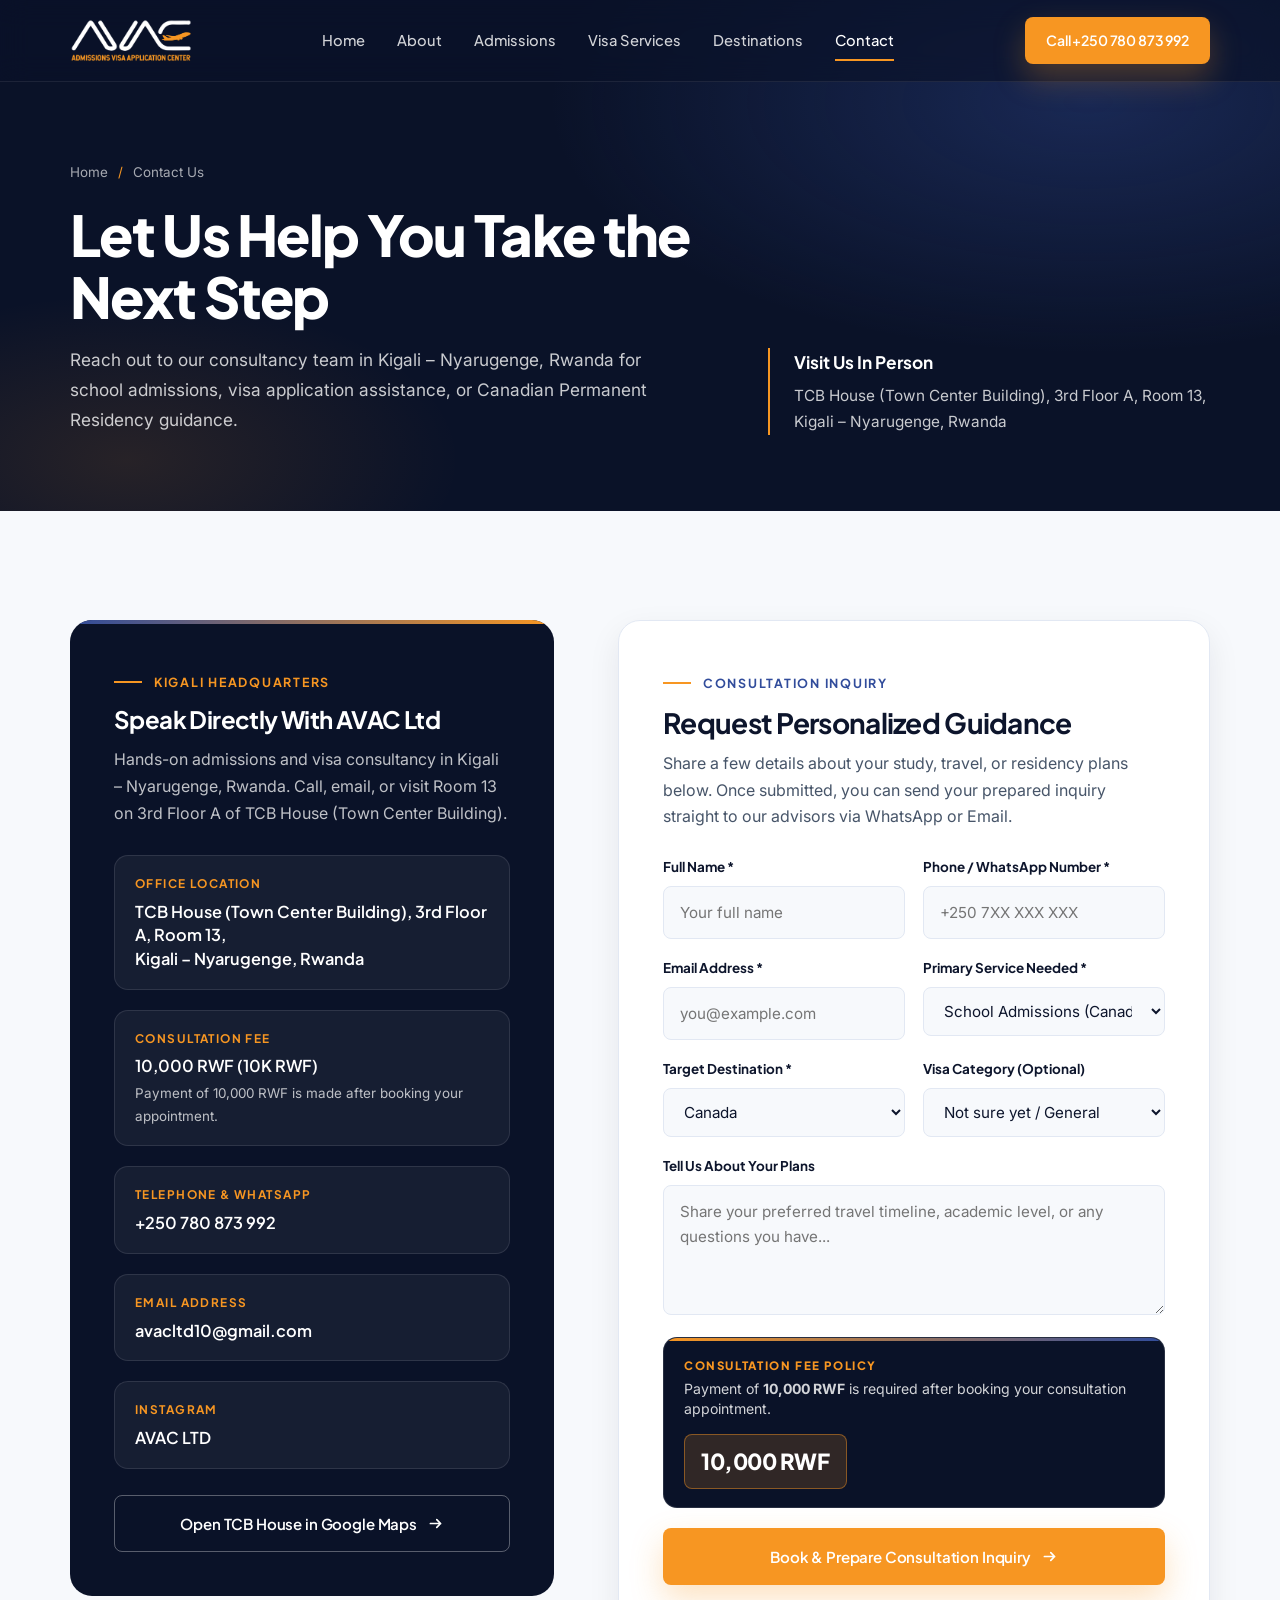
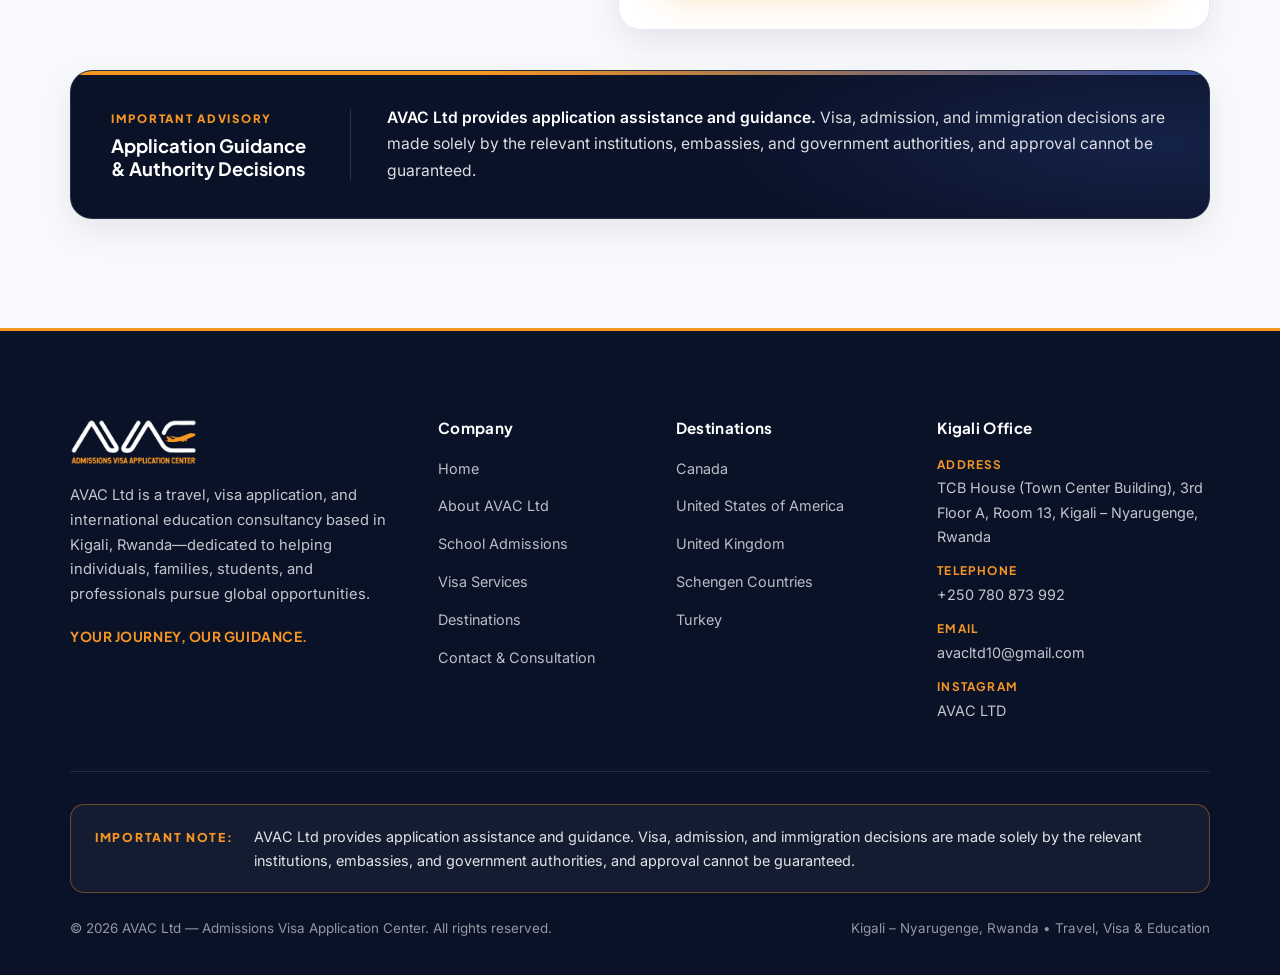
<file: contact.html>
<!DOCTYPE html>
<html lang="en">
<head>
  <meta charset="UTF-8">
  <meta name="viewport" content="width=device-width, initial-scale=1.0, viewport-fit=cover">
  <meta name="theme-color" content="#0A1228">
  <title>Contact &amp; Consultation | AVAC Ltd — Kigali – Nyarugenge, Rwanda</title>
  <meta name="description" content="Contact AVAC Ltd at TCB House (Town Center Building), 3rd Floor A, Room 13, Kigali – Nyarugenge, Rwanda. Call +250 780 873 992 or book an admissions and visa consultation online. Consultation fee: 10,000 RWF after booking.">
  <link rel="icon" type="image/png" href="assets/logo-color.png">
  <link rel="preconnect" href="https://fonts.googleapis.com">
  <link rel="preconnect" href="https://fonts.gstatic.com" crossorigin>
  <link href="https://fonts.googleapis.com/css2?family=Inter:wght@400;500;600&family=Plus+Jakarta+Sans:wght@500;600;700;800&display=swap" rel="stylesheet">
  <link rel="stylesheet" href="css/styles.css">
</head>
<body>
  <div class="scroll-progress" aria-hidden="true"></div>

  <!-- Navigation Header -->
  <header class="site-header">
    <div class="container nav-inner">
      <a href="index.html" class="brand-logo" aria-label="AVAC Ltd Home">
        <img src="assets/logo-light.png" alt="AVAC — Admissions Visa Application Center">
      </a>

      <nav class="nav-links" aria-label="Primary Navigation">
        <a href="index.html" class="nav-link">Home</a>
        <a href="about.html" class="nav-link">About</a>
        <a href="admissions.html" class="nav-link">Admissions</a>
        <a href="visas.html" class="nav-link">Visa Services</a>
        <a href="destinations.html" class="nav-link">Destinations</a>
        <a href="contact.html" class="nav-link is-active">Contact</a>
      </nav>

      <div class="nav-actions">
        <a href="tel:+250780873992" class="btn btn--primary btn--sm">
          Call +250 780 873 992
        </a>
        <button class="nav-toggle" type="button" aria-label="Open Menu" aria-expanded="false">
          <svg width="22" height="22" viewBox="0 0 24 24" fill="none" stroke="currentColor" stroke-width="2"><path d="M4 7h16M4 12h16M4 17h16" stroke-linecap="round"/></svg>
        </button>
      </div>
    </div>
  </header>

  <!-- Mobile Navigation Drawer -->
  <div class="mobile-drawer" aria-hidden="true">
    <div class="mobile-drawer__backdrop"></div>
    <div class="mobile-drawer__panel">
      <div>
        <div class="mobile-drawer__head">
          <a href="index.html" class="brand-logo">
            <img src="assets/logo-light.png" alt="AVAC Logo" style="height:36px;">
          </a>
          <button class="mobile-drawer__close" type="button" aria-label="Close Menu">
            <svg width="20" height="20" viewBox="0 0 24 24" fill="none" stroke="currentColor" stroke-width="2"><path d="M6 6l12 12M18 6 6 18" stroke-linecap="round"/></svg>
          </button>
        </div>
        <nav class="mobile-drawer__links" aria-label="Mobile Navigation">
          <a href="index.html">Home</a>
          <a href="about.html">About AVAC</a>
          <a href="admissions.html">School Admissions</a>
          <a href="visas.html">Visa Services</a>
          <a href="destinations.html">Destinations</a>
          <a href="contact.html" class="is-active">Contact Us</a>
        </nav>
      </div>
      <div class="mobile-drawer__foot">
        <div class="mobile-drawer__meta">
          TCB House (Town Center Building), 3rd Floor A, Room 13<br>
          Kigali &ndash; Nyarugenge, Rwanda<br>
          +250 780 873 992
        </div>
        <a href="tel:+250780873992" class="btn btn--primary" style="width:100%;">Call Our Office</a>
      </div>
    </div>
  </div>

  <main>
    <!-- Interior Hero -->
    <section class="page-hero">
      <div class="container page-hero__inner">
        <div>
          <nav class="breadcrumb hero-enter hero-enter--d1" aria-label="Breadcrumb">
            <a href="index.html">Home</a>
            <span class="sep">/</span>
            <span>Contact Us</span>
          </nav>
          <h1 class="page-hero__title hero-enter hero-enter--d2">Let Us Help You Take the Next Step</h1>
          <p class="page-hero__lead hero-enter hero-enter--d3">
            Reach out to our consultancy team in Kigali &ndash; Nyarugenge, Rwanda for school admissions, visa application assistance, or Canadian Permanent Residency guidance.
          </p>
        </div>
        <div class="page-hero__aside hero-enter hero-enter--d4">
          <strong>Visit Us In Person</strong>
          TCB House (Town Center Building), 3rd Floor A, Room 13, Kigali &ndash; Nyarugenge, Rwanda
        </div>
      </div>
    </section>

    <!-- Contact Split Section -->
    <section class="section section--alt">
      <div class="container contact-grid">
        <!-- Left: Office Information -->
        <aside class="contact-card" data-reveal="left">
          <div class="eyebrow eyebrow--light">Kigali Headquarters</div>
          <h3>Speak Directly With AVAC Ltd</h3>
          <p>
            Hands-on admissions and visa consultancy in Kigali &ndash; Nyarugenge, Rwanda. Call, email, or visit Room 13 on 3rd Floor A of TCB House (Town Center Building).
          </p>

          <div class="contact-details">
            <div class="contact-detail">
              <div class="contact-detail__label">Office Location</div>
              <div class="contact-detail__value">
                TCB House (Town Center Building), 3rd Floor A, Room 13,<br>
                Kigali &ndash; Nyarugenge, Rwanda
              </div>
            </div>

            <div class="contact-detail">
              <div class="contact-detail__label">Consultation Fee</div>
              <div class="contact-detail__value">
                10,000 RWF (10K RWF)
              </div>
              <div style="font-size:0.84rem; color:rgba(255,255,255,0.72); margin-top:4px;">
                Payment of 10,000 RWF is made after booking your appointment.
              </div>
            </div>

            <div class="contact-detail">
              <div class="contact-detail__label">Telephone &amp; WhatsApp</div>
              <div class="contact-detail__value">
                <a href="tel:+250780873992">+250 780 873 992</a>
              </div>
            </div>

            <div class="contact-detail">
              <div class="contact-detail__label">Email Address</div>
              <div class="contact-detail__value">
                <a href="mailto:avacltd10@gmail.com">avacltd10@gmail.com</a>
              </div>
            </div>

            <div class="contact-detail">
              <div class="contact-detail__label">Instagram</div>
              <div class="contact-detail__value">AVAC LTD</div>
            </div>
          </div>

          <div style="margin-top:26px;">
            <a href="https://www.google.com/maps/search/?api=1&amp;query=TCB+House+Kigali+Nyarugenge+Rwanda" target="_blank" rel="noopener noreferrer" class="btn btn--outline-light" style="width:100%;">
              Open TCB House in Google Maps
              <svg class="arrow-icon" viewBox="0 0 20 20" fill="none" stroke="currentColor" stroke-width="2"><path d="M4 10h12m0 0-4.5-4.5M16 10l-4.5 4.5" stroke-linecap="round" stroke-linejoin="round"/></svg>
            </a>
          </div>
        </aside>

        <!-- Right: Consultation Request Form -->
        <div class="form-card" data-reveal="right">
          <div class="eyebrow">Consultation Inquiry</div>
          <h2 style="font-size:1.75rem; margin-bottom:10px;">Request Personalized Guidance</h2>
          <p style="margin-bottom:26px;">
            Share a few details about your study, travel, or residency plans below. Once submitted, you can send your prepared inquiry straight to our advisors via WhatsApp or Email.
          </p>

          <form id="consultation-form" novalidate>
            <div class="form-grid">
              <div class="form-field">
                <label for="full-name">Full Name *</label>
                <input id="full-name" name="full-name" type="text" autocomplete="name" placeholder="Your full name" required>
              </div>

              <div class="form-field">
                <label for="phone">Phone / WhatsApp Number *</label>
                <input id="phone" name="phone" type="tel" inputmode="tel" autocomplete="tel" placeholder="+250 7XX XXX XXX" required>
              </div>

              <div class="form-field">
                <label for="email">Email Address *</label>
                <input id="email" name="email" type="email" inputmode="email" autocomplete="email" placeholder="you@example.com" required>
              </div>

              <div class="form-field">
                <label for="service">Primary Service Needed *</label>
                <select id="service" name="service" required>
                  <option value="School Admissions">School Admissions (Canada &amp; USA)</option>
                  <option value="Visa Application Assistance">Visa Application Assistance</option>
                  <option value="Permanent Residency">Canadian Permanent Residency</option>
                  <option value="Family Reunification">Family Reunification / Partner Visa</option>
                  <option value="General Consultation">General Travel &amp; Education Inquiry</option>
                </select>
              </div>

              <div class="form-field">
                <label for="destination">Target Destination *</label>
                <select id="destination" name="destination" required>
                  <option value="Canada">Canada</option>
                  <option value="United States">United States of America</option>
                  <option value="United Kingdom">United Kingdom</option>
                  <option value="Schengen Countries">Schengen Countries</option>
                  <option value="Turkey">Turkey</option>
                  <option value="Multiple / Undecided">Multiple / Need Advice</option>
                </select>
              </div>

              <div class="form-field">
                <label for="visa-type">Visa Category (Optional)</label>
                <select id="visa-type" name="visa-type">
                  <option value="">Not sure yet / General</option>
                  <option value="Student Visas">Student Visa</option>
                  <option value="Tourist & Visit Visas">Tourist &amp; Visit Visa</option>
                  <option value="Conference Visas">Conference Visa</option>
                  <option value="Medical Visas">Medical Visa</option>
                  <option value="Training Visas">Training Visa</option>
                  <option value="Family Reunification">Family Reunification</option>
                  <option value="Permanent Residency">Permanent Residency (Canada)</option>
                  <option value="Fiancé & Family-Based Visas">Fianc&eacute; &amp; Family-Based Visa</option>
                </select>
              </div>

              <div class="form-field form-field--full">
                <label for="message">Tell Us About Your Plans</label>
                <textarea id="message" name="message" placeholder="Share your preferred travel timeline, academic level, or any questions you have..."></textarea>
              </div>
            </div>

            <div class="fee-card">
              <div>
                <div class="fee-card__label">Consultation Fee Policy</div>
                <div class="fee-card__desc">Payment of <strong>10,000 RWF</strong> is required after booking your consultation appointment.</div>
              </div>
              <div class="fee-card__amount">10,000 RWF</div>
            </div>

            <div style="margin-top:20px;">
              <button type="submit" class="btn btn--primary" style="width:100%;">
                Book &amp; Prepare Consultation Inquiry
                <svg class="arrow-icon" viewBox="0 0 20 20" fill="none" stroke="currentColor" stroke-width="2"><path d="M4 10h12m0 0-4.5-4.5M16 10l-4.5 4.5" stroke-linecap="round" stroke-linejoin="round"/></svg>
              </button>
            </div>
          </form>

          <div id="form-status" class="form-status" role="status" aria-live="polite">
            <h4>Your Consultation Appointment Inquiry Is Ready</h4>
            <p>Send your pre-filled details to our Kigali team via WhatsApp or Email to confirm your slot. Please note that the <strong>10,000 RWF consultation fee</strong> is payable after booking your appointment:</p>
            <div class="form-status__actions">
              <a id="send-whatsapp-btn" href="#" target="_blank" rel="noopener noreferrer" class="btn btn--primary btn--sm">Send via WhatsApp</a>
              <a id="send-email-btn" href="#" class="btn btn--blue btn--sm">Send via Email</a>
            </div>
          </div>
        </div>
      </div>

      <div class="container" style="margin-top:40px;">
        <div class="advisory-banner" data-reveal>
          <div class="advisory-banner__head">
            <span class="advisory-banner__kicker">Important Advisory</span>
            <div class="advisory-banner__title">Application Guidance &amp; Authority Decisions</div>
          </div>
          <p class="advisory-banner__body">
            <strong>AVAC Ltd provides application assistance and guidance.</strong> Visa, admission, and immigration decisions are made solely by the relevant institutions, embassies, and government authorities, and approval cannot be guaranteed.
          </p>
        </div>
      </div>
    </section>
  </main>

  <!-- Site Footer -->
  <footer class="site-footer">
    <div class="container">
      <div class="footer-grid">
        <div class="footer-brand">
          <a href="index.html" aria-label="AVAC Ltd Home">
            <img src="assets/logo-light.png" alt="AVAC — Admissions Visa Application Center">
          </a>
          <p>
            AVAC Ltd is a travel, visa application, and international education consultancy based in Kigali, Rwanda—dedicated to helping individuals, families, students, and professionals pursue global opportunities.
          </p>
          <div class="footer-tagline">YOUR JOURNEY, OUR GUIDANCE.</div>
        </div>

        <div class="footer-col">
          <h4>Company</h4>
          <ul class="footer-links">
            <li><a href="index.html">Home</a></li>
            <li><a href="about.html">About AVAC Ltd</a></li>
            <li><a href="admissions.html">School Admissions</a></li>
            <li><a href="visas.html">Visa Services</a></li>
            <li><a href="destinations.html">Destinations</a></li>
            <li><a href="contact.html">Contact &amp; Consultation</a></li>
          </ul>
        </div>

        <div class="footer-col">
          <h4>Destinations</h4>
          <ul class="footer-links">
            <li><a href="destinations.html#canada">Canada</a></li>
            <li><a href="destinations.html#usa">United States of America</a></li>
            <li><a href="destinations.html#uk">United Kingdom</a></li>
            <li><a href="destinations.html#schengen">Schengen Countries</a></li>
            <li><a href="destinations.html#turkey">Turkey</a></li>
          </ul>
        </div>

        <div class="footer-col">
          <h4>Kigali Office</h4>
          <ul class="footer-contact-list">
            <li>
              <strong>Address</strong>
              TCB House (Town Center Building), 3rd Floor A, Room 13, Kigali &ndash; Nyarugenge, Rwanda
            </li>
            <li>
              <strong>Telephone</strong>
              <a href="tel:+250780873992">+250 780 873 992</a>
            </li>
            <li>
              <strong>Email</strong>
              <a href="mailto:avacltd10@gmail.com">avacltd10@gmail.com</a>
            </li>
            <li>
              <strong>Instagram</strong>
              AVAC LTD
            </li>
          </ul>
        </div>
      </div>

      <div class="footer-disclaimer">
        <strong>Important Note:</strong> AVAC Ltd provides application assistance and guidance. Visa, admission, and immigration decisions are made solely by the relevant institutions, embassies, and government authorities, and approval cannot be guaranteed.
      </div>

      <div class="footer-bottom">
        <span>&copy; 2026 AVAC Ltd &mdash; Admissions Visa Application Center. All rights reserved.</span>
        <span>Kigali &ndash; Nyarugenge, Rwanda &bull; Travel, Visa &amp; Education</span>
      </div>
    </div>
  </footer>

  <div class="mobile-action-bar" aria-label="Quick Mobile Actions">
    <a href="tel:+250780873992" class="mobile-action-bar__call">Call +250 780 873 992</a>
    <a href="https://wa.me/250780873992" target="_blank" rel="noopener noreferrer" class="mobile-action-bar__consult">Message on WhatsApp</a>
  </div>

  <script src="js/main.js"></script>
</body>
</html>
</file>
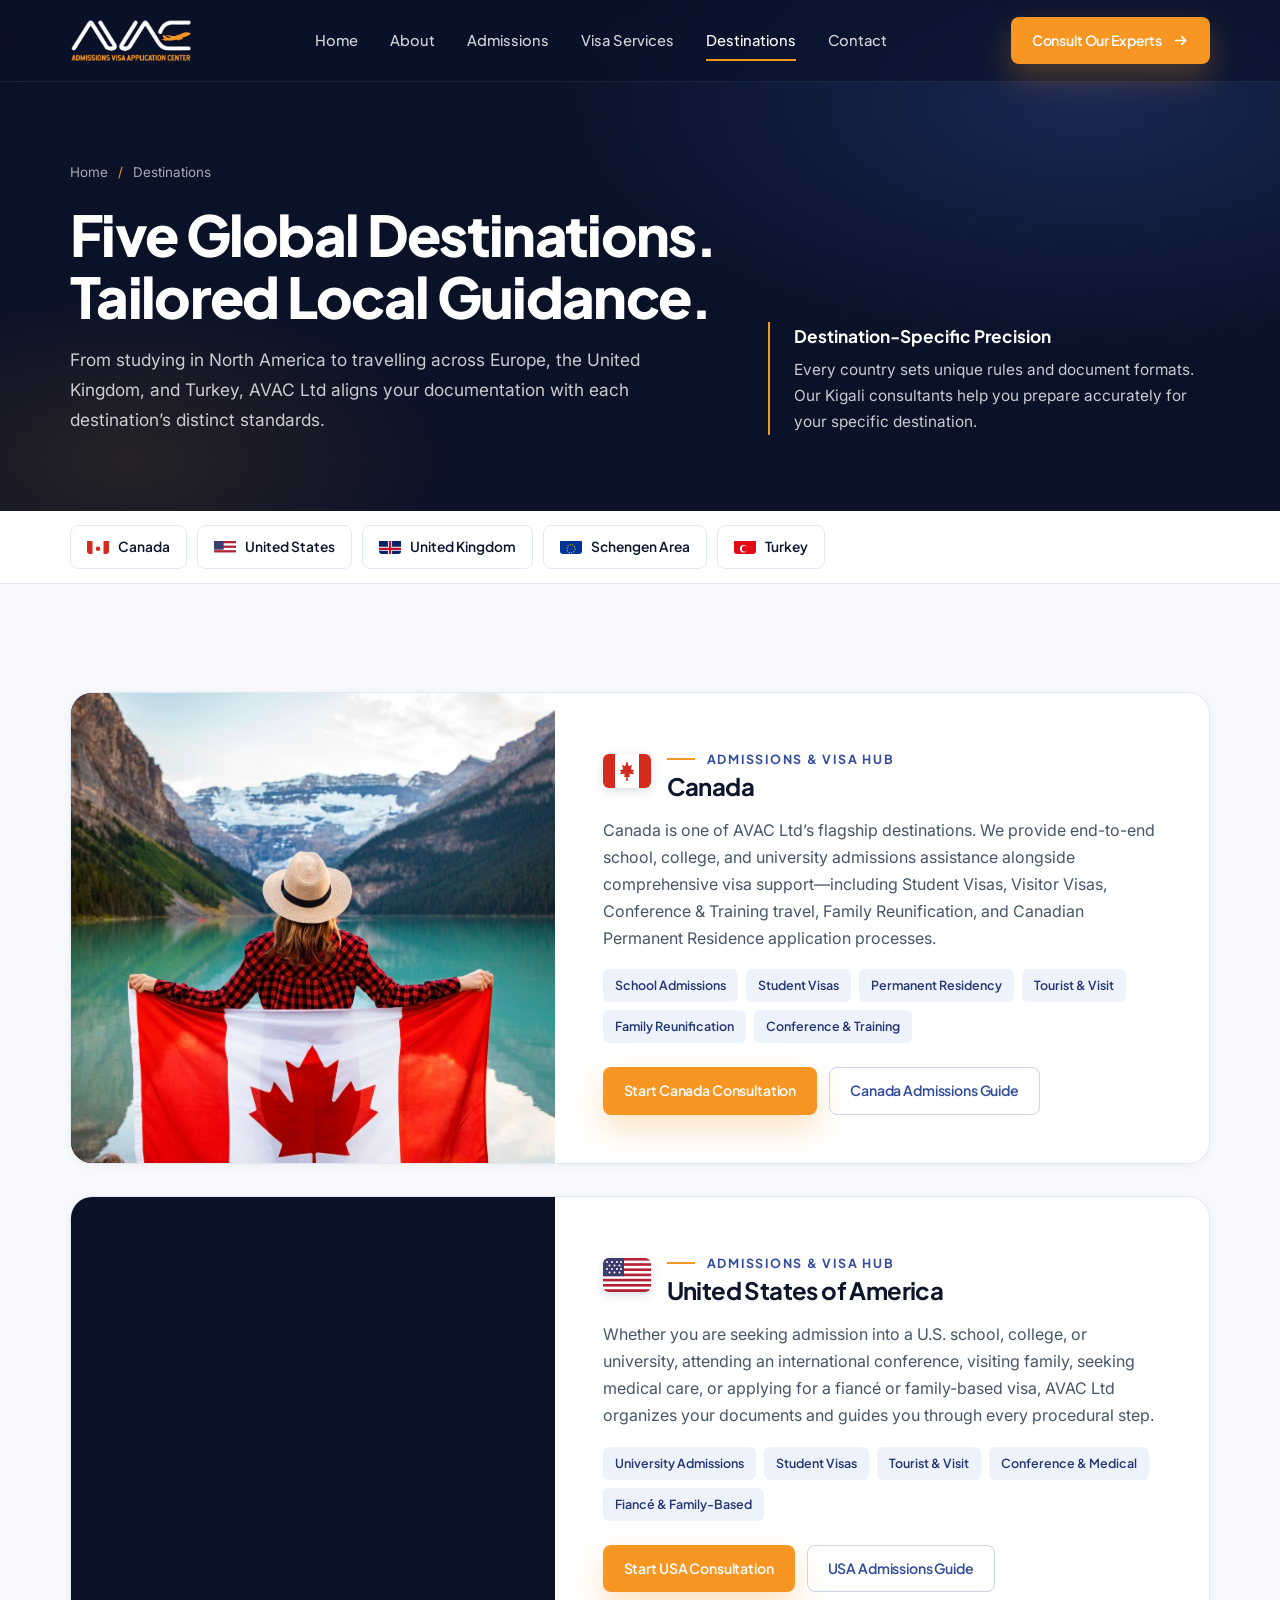
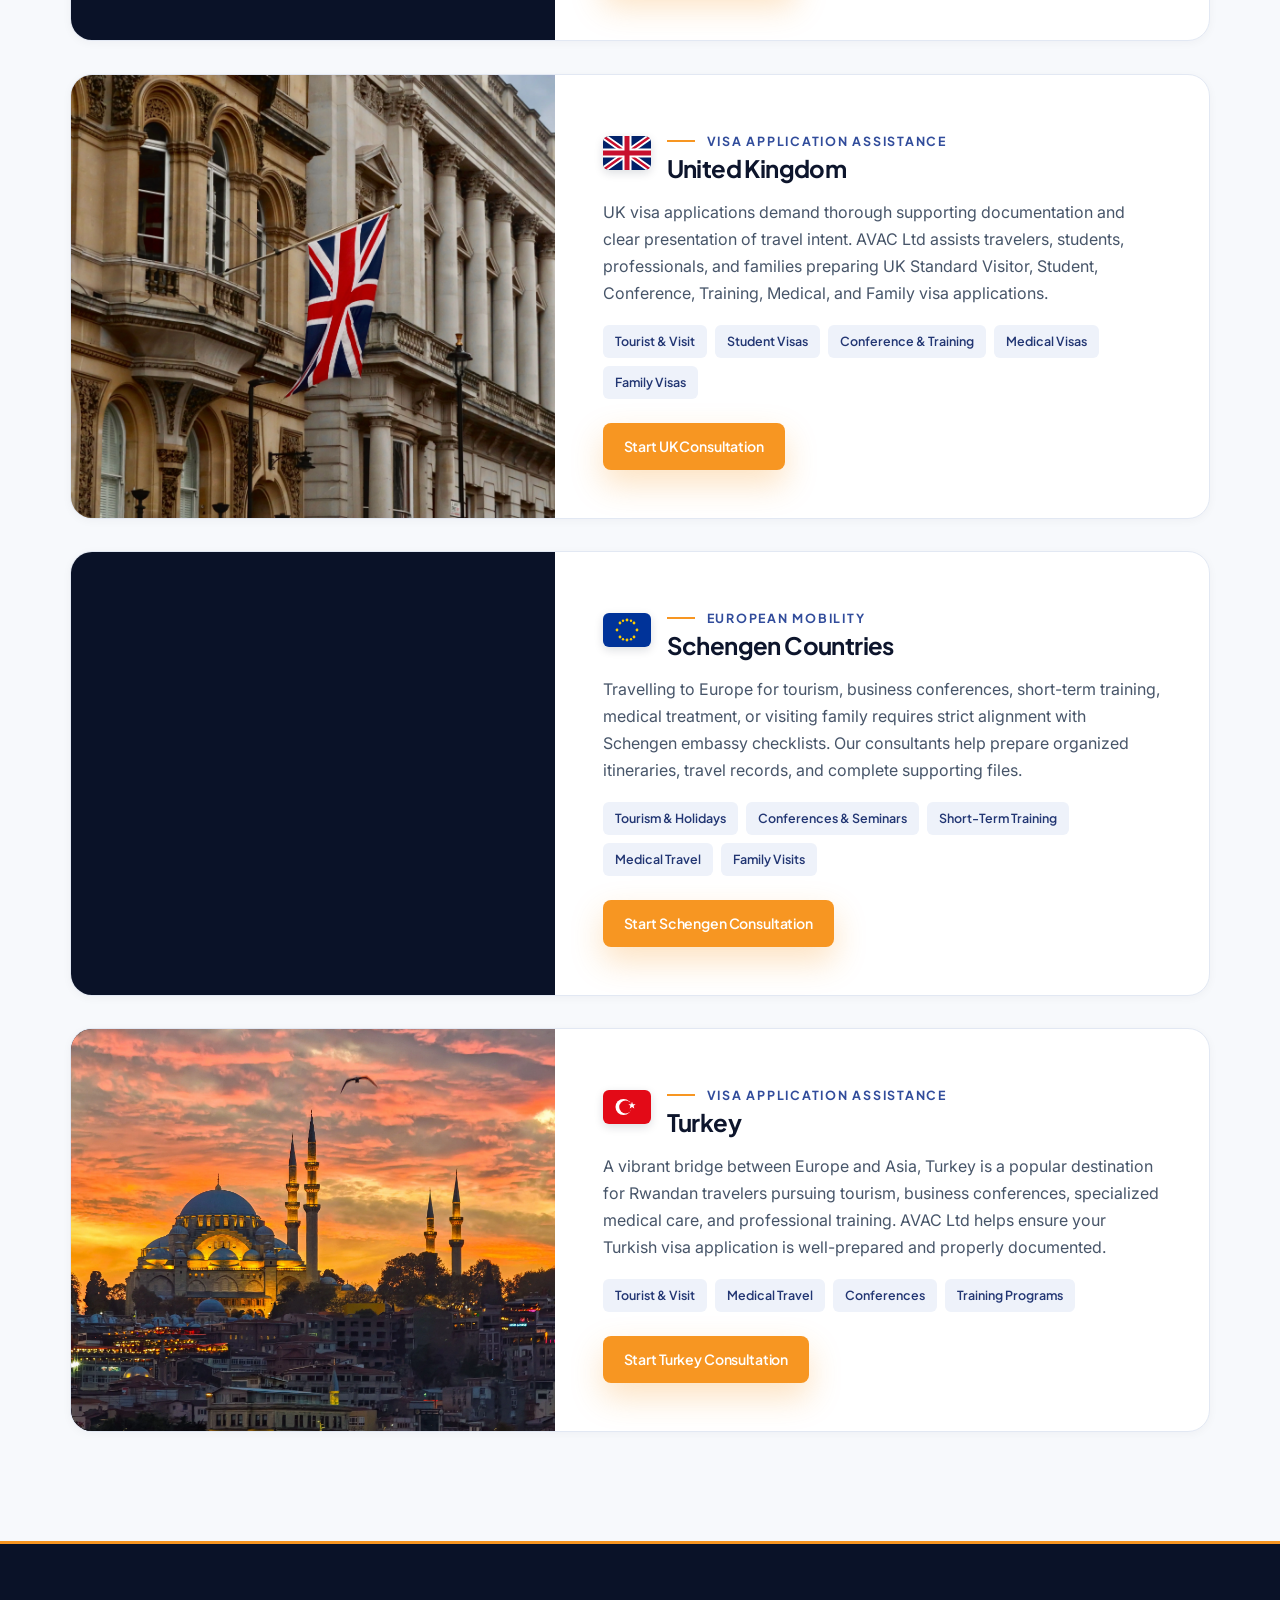
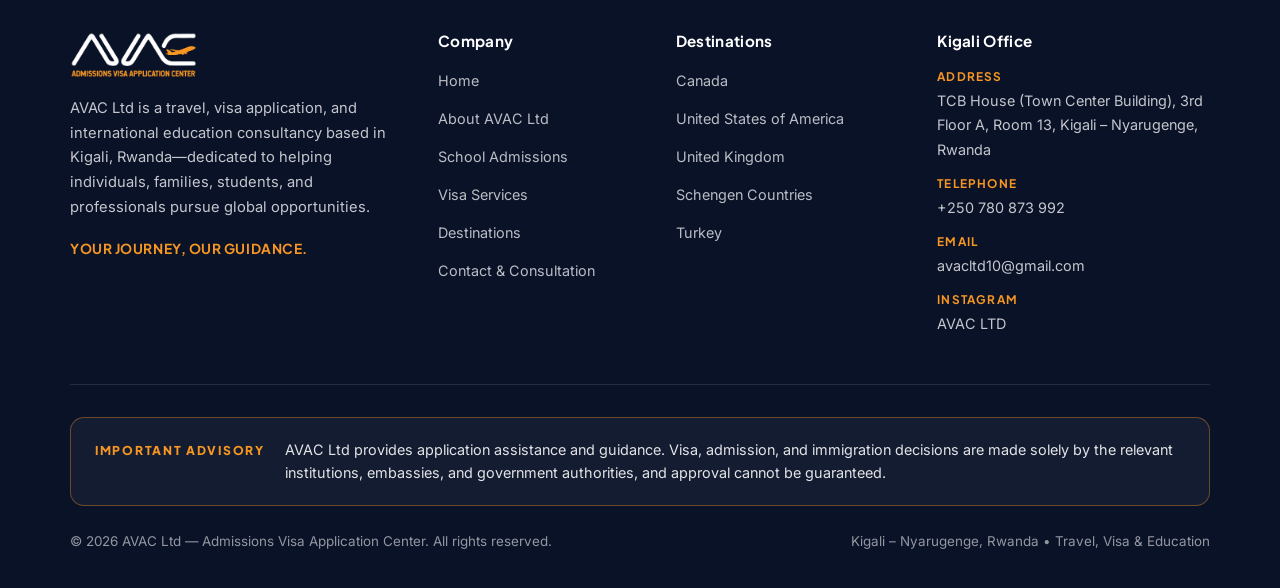
<file: destinations.html>
<!DOCTYPE html>
<html lang="en">
<head>
  <meta charset="UTF-8">
  <meta name="viewport" content="width=device-width, initial-scale=1.0, viewport-fit=cover">
  <meta name="theme-color" content="#0A1228">
  <title>Destinations We Serve | AVAC Ltd — Canada, USA, UK, Schengen &amp; Turkey</title>
  <meta name="description" content="Explore AVAC Ltd's five international destination regions: Canada, the United States of America, the United Kingdom, Schengen countries, and Turkey.">
  <link rel="icon" type="image/png" href="assets/logo-color.png">
  <link rel="preconnect" href="https://fonts.googleapis.com">
  <link rel="preconnect" href="https://fonts.gstatic.com" crossorigin>
  <link href="https://fonts.googleapis.com/css2?family=Inter:wght@400;500;600&family=Plus+Jakarta+Sans:wght@500;600;700;800&display=swap" rel="stylesheet">
  <link rel="stylesheet" href="css/styles.css">
</head>
<body>
  <div class="scroll-progress" aria-hidden="true"></div>

  <!-- Navigation Header -->
  <header class="site-header">
    <div class="container nav-inner">
      <a href="index.html" class="brand-logo" aria-label="AVAC Ltd Home">
        <img src="assets/logo-light.png" alt="AVAC — Admissions Visa Application Center">
      </a>

      <nav class="nav-links" aria-label="Primary Navigation">
        <a href="index.html" class="nav-link">Home</a>
        <a href="about.html" class="nav-link">About</a>
        <a href="admissions.html" class="nav-link">Admissions</a>
        <a href="visas.html" class="nav-link">Visa Services</a>
        <a href="destinations.html" class="nav-link is-active">Destinations</a>
        <a href="contact.html" class="nav-link">Contact</a>
      </nav>

      <div class="nav-actions">
        <a href="contact.html" class="btn btn--primary btn--sm">
          Consult Our Experts
          <svg class="arrow-icon" viewBox="0 0 20 20" fill="none" stroke="currentColor" stroke-width="2" aria-hidden="true"><path d="M4 10h12m0 0-4.5-4.5M16 10l-4.5 4.5" stroke-linecap="round" stroke-linejoin="round"/></svg>
        </a>
        <button class="nav-toggle" type="button" aria-label="Open Menu" aria-expanded="false">
          <svg width="22" height="22" viewBox="0 0 24 24" fill="none" stroke="currentColor" stroke-width="2"><path d="M4 7h16M4 12h16M4 17h16" stroke-linecap="round"/></svg>
        </button>
      </div>
    </div>
  </header>

  <!-- Mobile Navigation Drawer -->
  <div class="mobile-drawer" aria-hidden="true">
    <div class="mobile-drawer__backdrop"></div>
    <div class="mobile-drawer__panel">
      <div>
        <div class="mobile-drawer__head">
          <a href="index.html" class="brand-logo">
            <img src="assets/logo-light.png" alt="AVAC Logo" style="height:36px;">
          </a>
          <button class="mobile-drawer__close" type="button" aria-label="Close Menu">
            <svg width="20" height="20" viewBox="0 0 24 24" fill="none" stroke="currentColor" stroke-width="2"><path d="M6 6l12 12M18 6 6 18" stroke-linecap="round"/></svg>
          </button>
        </div>
        <nav class="mobile-drawer__links" aria-label="Mobile Navigation">
          <a href="index.html">Home</a>
          <a href="about.html">About AVAC</a>
          <a href="admissions.html">School Admissions</a>
          <a href="visas.html">Visa Services</a>
          <a href="destinations.html" class="is-active">Destinations</a>
          <a href="contact.html">Contact Us</a>
        </nav>
      </div>
      <div class="mobile-drawer__foot">
        <div class="mobile-drawer__meta">
          TCB House (Town Center Building), 3rd Floor A, Room 13<br>
          Kigali &ndash; Nyarugenge, Rwanda<br>
          +250 780 873 992
        </div>
        <a href="contact.html" class="btn btn--primary" style="width:100%;">Book a Consultation</a>
      </div>
    </div>
  </div>

  <main>
    <!-- Interior Hero -->
    <section class="page-hero">
      <div class="container page-hero__inner">
        <div>
          <nav class="breadcrumb hero-enter hero-enter--d1" aria-label="Breadcrumb">
            <a href="index.html">Home</a>
            <span class="sep">/</span>
            <span>Destinations</span>
          </nav>
          <h1 class="page-hero__title hero-enter hero-enter--d2">Five Global Destinations. Tailored Local Guidance.</h1>
          <p class="page-hero__lead hero-enter hero-enter--d3">
            From studying in North America to travelling across Europe, the United Kingdom, and Turkey, AVAC Ltd aligns your documentation with each destination&rsquo;s distinct standards.
          </p>
        </div>
        <div class="page-hero__aside hero-enter hero-enter--d4">
          <strong>Destination-Specific Precision</strong>
          Every country sets unique rules and document formats. Our Kigali consultants help you prepare accurately for your specific destination.
        </div>
      </div>
    </section>

    <!-- Sticky Country Quick-Jump Bar -->
    <div class="dest-anchor-bar">
      <div class="container dest-anchor-list">
        <a href="#canada" class="dest-anchor-link">
          <span class="mini-flag"><svg viewBox="0 0 48 34"><rect width="48" height="34" fill="#FFF"/><rect width="12" height="34" fill="#D52B1E"/><rect x="36" width="12" height="34" fill="#D52B1E"/><circle cx="24" cy="17" r="5" fill="#D52B1E"/></svg></span>
          Canada
        </a>
        <a href="#usa" class="dest-anchor-link">
          <span class="mini-flag"><svg viewBox="0 0 48 34"><rect width="48" height="34" fill="#FFF"/><rect y="0" width="48" height="5" fill="#B22234"/><rect y="10" width="48" height="5" fill="#B22234"/><rect y="20" width="48" height="5" fill="#B22234"/><rect y="30" width="48" height="4" fill="#B22234"/><rect width="21" height="19" fill="#3C3B6E"/></svg></span>
          United States
        </a>
        <a href="#uk" class="dest-anchor-link">
          <span class="mini-flag"><svg viewBox="0 0 48 34"><rect width="48" height="34" fill="#012169"/><path d="M24 0v34M0 17h48" stroke="#FFF" stroke-width="9"/><path d="M24 0v34M0 17h48" stroke="#C8102E" stroke-width="5"/></svg></span>
          United Kingdom
        </a>
        <a href="#schengen" class="dest-anchor-link">
          <span class="mini-flag"><svg viewBox="0 0 48 34"><rect width="48" height="34" fill="#003399"/><circle cx="24" cy="17" r="9" fill="none" stroke="#FFCC00" stroke-width="2.2" stroke-dasharray="2.5 3"/></svg></span>
          Schengen Area
        </a>
        <a href="#turkey" class="dest-anchor-link">
          <span class="mini-flag"><svg viewBox="0 0 48 34"><rect width="48" height="34" fill="#E30A17"/><circle cx="21" cy="17" r="8" fill="#FFF"/><circle cx="23.5" cy="17" r="6.4" fill="#E30A17"/></svg></span>
          Turkey
        </a>
      </div>
    </div>

    <!-- Destination Deep-Dive Cards -->
    <section class="section section--alt">
      <div class="container">
        <!-- 1. Canada -->
        <article id="canada" class="dest-block" data-reveal>
          <div class="dest-block__media">
            <img loading="lazy" decoding="async" src="images/canada.webp" style="object-position: center 45%;" alt="Traveler holding the Canadian flag overlooking a turquoise glacial lake in the Canadian Rockies">
          </div>
          <div class="dest-block__body">
            <div>
              <div class="dest-block__head">
                <div class="country-flag" aria-hidden="true">
                  <svg viewBox="0 0 48 34"><rect width="48" height="34" fill="#FFFFFF"/><rect width="12" height="34" fill="#D52B1E"/><rect x="36" width="12" height="34" fill="#D52B1E"/><path d="M24 7l1.8 5.2 3.2-1.4-1.2 4.4 3.4 1-1.5 1.8 1.3 2.2-4.6-.5.4 3.3h-5.6l.4-3.3-4.6.5 1.3-2.2-1.5-1.8 3.4-1-1.2-4.4 3.2 1.4z" fill="#D52B1E"/><rect x="23.2" y="22.5" width="1.6" height="4.5" fill="#D52B1E"/></svg>
                </div>
                <div>
                  <div class="eyebrow" style="margin-bottom:4px;">Admissions &amp; Visa Hub</div>
                  <h2>Canada</h2>
                </div>
              </div>
              <p>
                Canada is one of AVAC Ltd&rsquo;s flagship destinations. We provide end-to-end school, college, and university admissions assistance alongside comprehensive visa support—including Student Visas, Visitor Visas, Conference &amp; Training travel, Family Reunification, and Canadian Permanent Residence application processes.
              </p>
              <div class="dest-block__tags">
                <span class="dest-tag">School Admissions</span>
                <span class="dest-tag">Student Visas</span>
                <span class="dest-tag">Permanent Residency</span>
                <span class="dest-tag">Tourist &amp; Visit</span>
                <span class="dest-tag">Family Reunification</span>
                <span class="dest-tag">Conference &amp; Training</span>
              </div>
            </div>
            <div style="display:flex; flex-wrap:wrap; gap:12px;">
              <a href="contact.html?destination=Canada" class="btn btn--primary btn--sm">Start Canada Consultation</a>
              <a href="admissions.html" class="btn btn--outline-dark btn--sm">Canada Admissions Guide</a>
            </div>
          </div>
        </article>

        <!-- 2. United States of America -->
        <article id="usa" class="dest-block" data-reveal>
          <div class="dest-block__media">
            <img loading="lazy" decoding="async" src="images/usa.webp" style="object-position: center 30%;" alt="Traveler holding the United States flag along the New York waterfront with the Brooklyn Bridge behind">
          </div>
          <div class="dest-block__body">
            <div>
              <div class="dest-block__head">
                <div class="country-flag" aria-hidden="true">
                  <svg viewBox="0 0 48 34"><rect width="48" height="34" fill="#FFFFFF"/><g fill="#B22234"><rect y="0" width="48" height="2.6"/><rect y="5.2" width="48" height="2.6"/><rect y="10.4" width="48" height="2.6"/><rect y="15.6" width="48" height="2.6"/><rect y="20.8" width="48" height="2.6"/><rect y="26" width="48" height="2.6"/><rect y="31.2" width="48" height="2.8"/></g><rect width="21" height="18.2" fill="#3C3B6E"/><g fill="#FFFFFF"><circle cx="4" cy="4" r="1"/><circle cx="9" cy="4" r="1"/><circle cx="14" cy="4" r="1"/><circle cx="18" cy="4" r="1"/><circle cx="6.5" cy="7.5" r="1"/><circle cx="11.5" cy="7.5" r="1"/><circle cx="16.5" cy="7.5" r="1"/><circle cx="4" cy="11" r="1"/><circle cx="9" cy="11" r="1"/><circle cx="14" cy="11" r="1"/><circle cx="18" cy="11" r="1"/><circle cx="6.5" cy="14.5" r="1"/><circle cx="11.5" cy="14.5" r="1"/><circle cx="16.5" cy="14.5" r="1"/></g></svg>
                </div>
                <div>
                  <div class="eyebrow" style="margin-bottom:4px;">Admissions &amp; Visa Hub</div>
                  <h2>United States of America</h2>
                </div>
              </div>
              <p>
                Whether you are seeking admission into a U.S. school, college, or university, attending an international conference, visiting family, seeking medical care, or applying for a fianc&eacute; or family-based visa, AVAC Ltd organizes your documents and guides you through every procedural step.
              </p>
              <div class="dest-block__tags">
                <span class="dest-tag">University Admissions</span>
                <span class="dest-tag">Student Visas</span>
                <span class="dest-tag">Tourist &amp; Visit</span>
                <span class="dest-tag">Conference &amp; Medical</span>
                <span class="dest-tag">Fianc&eacute; &amp; Family-Based</span>
              </div>
            </div>
            <div style="display:flex; flex-wrap:wrap; gap:12px;">
              <a href="contact.html?destination=United+States" class="btn btn--primary btn--sm">Start USA Consultation</a>
              <a href="admissions.html" class="btn btn--outline-dark btn--sm">USA Admissions Guide</a>
            </div>
          </div>
        </article>

        <!-- 3. United Kingdom -->
        <article id="uk" class="dest-block" data-reveal>
          <div class="dest-block__media">
            <img loading="lazy" decoding="async" src="images/uk.webp" style="object-position: center center;" alt="Union Jack flag flying on classical stone architecture in London, United Kingdom">
          </div>
          <div class="dest-block__body">
            <div>
              <div class="dest-block__head">
                <div class="country-flag" aria-hidden="true">
                  <svg viewBox="0 0 48 34"><rect width="48" height="34" fill="#012169"/><path d="M0 0l48 34M48 0L0 34" stroke="#FFFFFF" stroke-width="6"/><path d="M0 0l48 34M48 0L0 34" stroke="#C8102E" stroke-width="2.5"/><path d="M24 0v34M0 17h48" stroke="#FFFFFF" stroke-width="9"/><path d="M24 0v34M0 17h48" stroke="#C8102E" stroke-width="5"/></svg>
                </div>
                <div>
                  <div class="eyebrow" style="margin-bottom:4px;">Visa Application Assistance</div>
                  <h2>United Kingdom</h2>
                </div>
              </div>
              <p>
                UK visa applications demand thorough supporting documentation and clear presentation of travel intent. AVAC Ltd assists travelers, students, professionals, and families preparing UK Standard Visitor, Student, Conference, Training, Medical, and Family visa applications.
              </p>
              <div class="dest-block__tags">
                <span class="dest-tag">Tourist &amp; Visit</span>
                <span class="dest-tag">Student Visas</span>
                <span class="dest-tag">Conference &amp; Training</span>
                <span class="dest-tag">Medical Visas</span>
                <span class="dest-tag">Family Visas</span>
              </div>
            </div>
            <div>
              <a href="contact.html?destination=United+Kingdom" class="btn btn--primary btn--sm">Start UK Consultation</a>
            </div>
          </div>
        </article>

        <!-- 4. Schengen Countries -->
        <article id="schengen" class="dest-block" data-reveal>
          <div class="dest-block__media">
            <img loading="lazy" decoding="async" src="images/shenghen.webp" style="object-position: 45% 40%;" alt="European Union and Schengen member state flags flying outside the European Parliament">
          </div>
          <div class="dest-block__body">
            <div>
              <div class="dest-block__head">
                <div class="country-flag" aria-hidden="true">
                  <svg viewBox="0 0 48 34"><rect width="48" height="34" fill="#003399"/><g fill="#FFCC00"><circle cx="24" cy="7" r="1.4"/><circle cx="24" cy="27" r="1.4"/><circle cx="14" cy="17" r="1.4"/><circle cx="34" cy="17" r="1.4"/><circle cx="17" cy="10" r="1.4"/><circle cx="31" cy="10" r="1.4"/><circle cx="17" cy="24" r="1.4"/><circle cx="31" cy="24" r="1.4"/><circle cx="20" cy="7.8" r="1.2"/><circle cx="28" cy="7.8" r="1.2"/><circle cx="20" cy="26.2" r="1.2"/><circle cx="28" cy="26.2" r="1.2"/></g></svg>
                </div>
                <div>
                  <div class="eyebrow" style="margin-bottom:4px;">European Mobility</div>
                  <h2>Schengen Countries</h2>
                </div>
              </div>
              <p>
                Travelling to Europe for tourism, business conferences, short-term training, medical treatment, or visiting family requires strict alignment with Schengen embassy checklists. Our consultants help prepare organized itineraries, travel records, and complete supporting files.
              </p>
              <div class="dest-block__tags">
                <span class="dest-tag">Tourism &amp; Holidays</span>
                <span class="dest-tag">Conferences &amp; Seminars</span>
                <span class="dest-tag">Short-Term Training</span>
                <span class="dest-tag">Medical Travel</span>
                <span class="dest-tag">Family Visits</span>
              </div>
            </div>
            <div>
              <a href="contact.html?destination=Schengen+Countries" class="btn btn--primary btn--sm">Start Schengen Consultation</a>
            </div>
          </div>
        </article>

        <!-- 5. Turkey -->
        <article id="turkey" class="dest-block" data-reveal>
          <div class="dest-block__media">
            <img loading="lazy" decoding="async" src="images/turkey.webp" style="object-position: center 45%;" alt="Golden sunset over the historic domes and minarets of Istanbul, Turkey">
          </div>
          <div class="dest-block__body">
            <div>
              <div class="dest-block__head">
                <div class="country-flag" aria-hidden="true">
                  <svg viewBox="0 0 48 34"><rect width="48" height="34" fill="#E30A17"/><circle cx="20.5" cy="17" r="8" fill="#FFFFFF"/><circle cx="22.6" cy="17" r="6.4" fill="#E30A17"/><polygon points="29,17 31.3,18.4 30.6,15.8 32.6,14.2 29.9,14.2 29,11.8 28.1,14.2 25.4,14.2 27.4,15.8 26.7,18.4" fill="#FFFFFF"/></svg>
                </div>
                <div>
                  <div class="eyebrow" style="margin-bottom:4px;">Visa Application Assistance</div>
                  <h2>Turkey</h2>
                </div>
              </div>
              <p>
                A vibrant bridge between Europe and Asia, Turkey is a popular destination for Rwandan travelers pursuing tourism, business conferences, specialized medical care, and professional training. AVAC Ltd helps ensure your Turkish visa application is well-prepared and properly documented.
              </p>
              <div class="dest-block__tags">
                <span class="dest-tag">Tourist &amp; Visit</span>
                <span class="dest-tag">Medical Travel</span>
                <span class="dest-tag">Conferences</span>
                <span class="dest-tag">Training Programs</span>
              </div>
            </div>
            <div>
              <a href="contact.html?destination=Turkey" class="btn btn--primary btn--sm">Start Turkey Consultation</a>
            </div>
          </div>
        </article>
      </div>
    </section>
  </main>

  <!-- Site Footer -->
  <footer class="site-footer">
    <div class="container">
      <div class="footer-grid">
        <div class="footer-brand">
          <a href="index.html" aria-label="AVAC Ltd Home">
            <img src="assets/logo-light.png" alt="AVAC — Admissions Visa Application Center">
          </a>
          <p>
            AVAC Ltd is a travel, visa application, and international education consultancy based in Kigali, Rwanda—dedicated to helping individuals, families, students, and professionals pursue global opportunities.
          </p>
          <div class="footer-tagline">YOUR JOURNEY, OUR GUIDANCE.</div>
        </div>

        <div class="footer-col">
          <h4>Company</h4>
          <ul class="footer-links">
            <li><a href="index.html">Home</a></li>
            <li><a href="about.html">About AVAC Ltd</a></li>
            <li><a href="admissions.html">School Admissions</a></li>
            <li><a href="visas.html">Visa Services</a></li>
            <li><a href="destinations.html">Destinations</a></li>
            <li><a href="contact.html">Contact &amp; Consultation</a></li>
          </ul>
        </div>

        <div class="footer-col">
          <h4>Destinations</h4>
          <ul class="footer-links">
            <li><a href="destinations.html#canada">Canada</a></li>
            <li><a href="destinations.html#usa">United States of America</a></li>
            <li><a href="destinations.html#uk">United Kingdom</a></li>
            <li><a href="destinations.html#schengen">Schengen Countries</a></li>
            <li><a href="destinations.html#turkey">Turkey</a></li>
          </ul>
        </div>

        <div class="footer-col">
          <h4>Kigali Office</h4>
          <ul class="footer-contact-list">
            <li>
              <strong>Address</strong>
              TCB House (Town Center Building), 3rd Floor A, Room 13, Kigali &ndash; Nyarugenge, Rwanda
            </li>
            <li>
              <strong>Telephone</strong>
              <a href="tel:+250780873992">+250 780 873 992</a>
            </li>
            <li>
              <strong>Email</strong>
              <a href="mailto:avacltd10@gmail.com">avacltd10@gmail.com</a>
            </li>
            <li>
              <strong>Instagram</strong>
              AVAC LTD
            </li>
          </ul>
        </div>
      </div>

      <div class="footer-disclaimer">
        <strong>Important Advisory</strong>
        <span>AVAC Ltd provides application assistance and guidance. Visa, admission, and immigration decisions are made solely by the relevant institutions, embassies, and government authorities, and approval cannot be guaranteed.</span>
      </div>

      <div class="footer-bottom">
        <span>&copy; 2026 AVAC Ltd &mdash; Admissions Visa Application Center. All rights reserved.</span>
        <span>Kigali &ndash; Nyarugenge, Rwanda &bull; Travel, Visa &amp; Education</span>
      </div>
    </div>
  </footer>

  <div class="mobile-action-bar" aria-label="Quick Mobile Actions">
    <a href="tel:+250780873992" class="mobile-action-bar__call">Call Kigali Office</a>
    <a href="contact.html" class="mobile-action-bar__consult">Book Consultation</a>
  </div>

  <script src="js/main.js"></script>
</body>
</html>
</file>
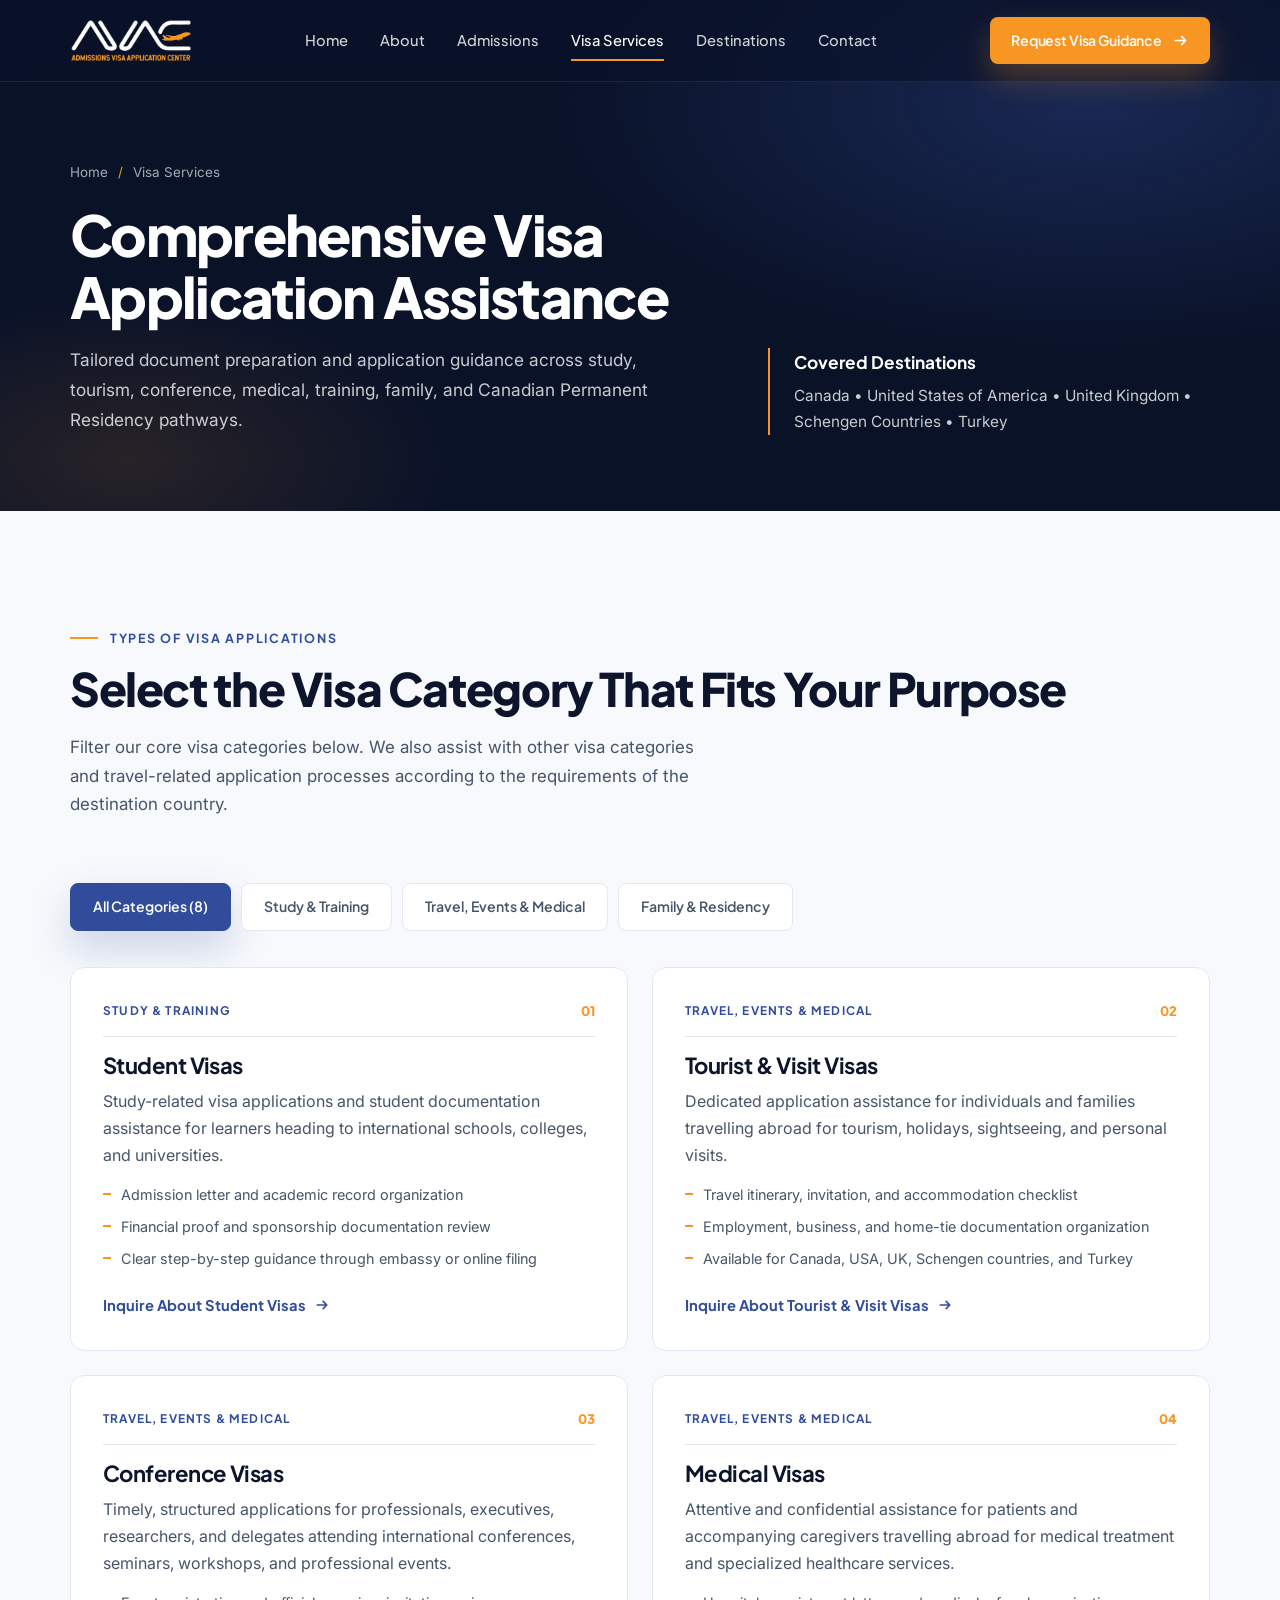
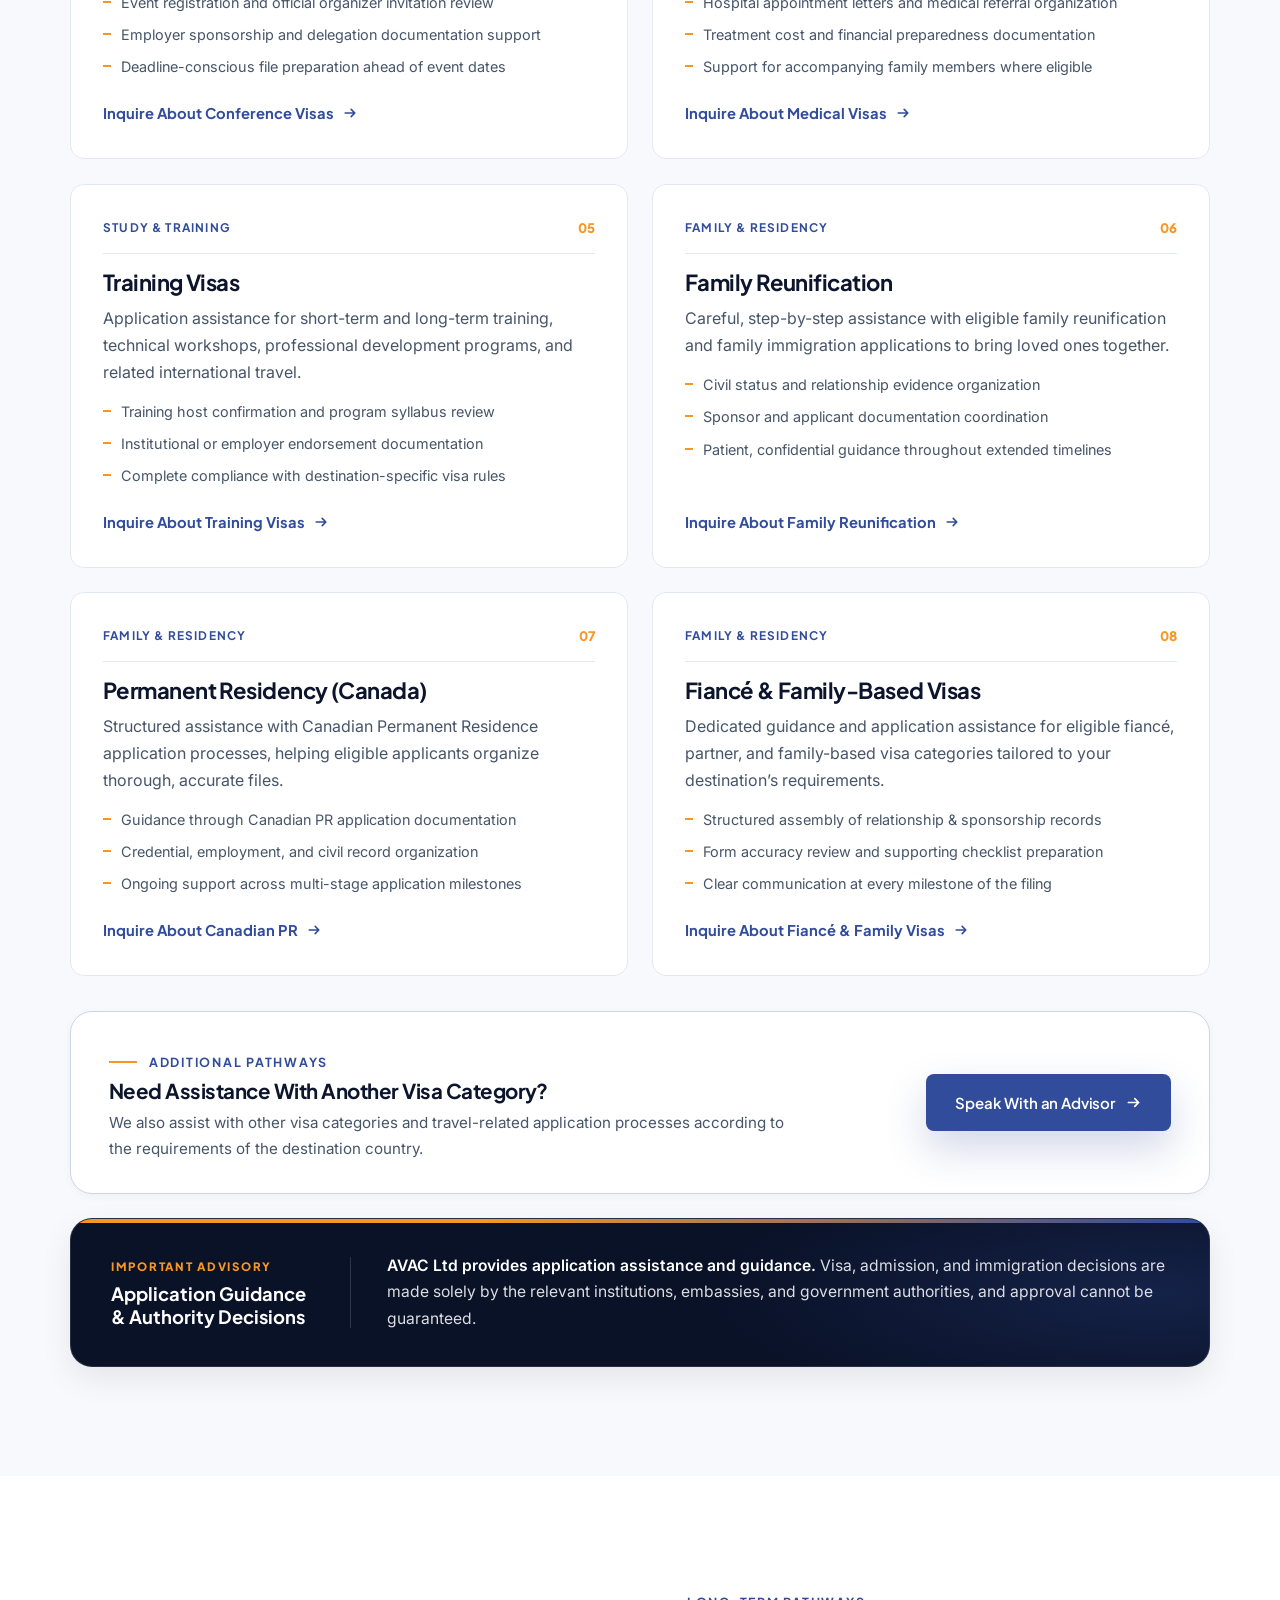
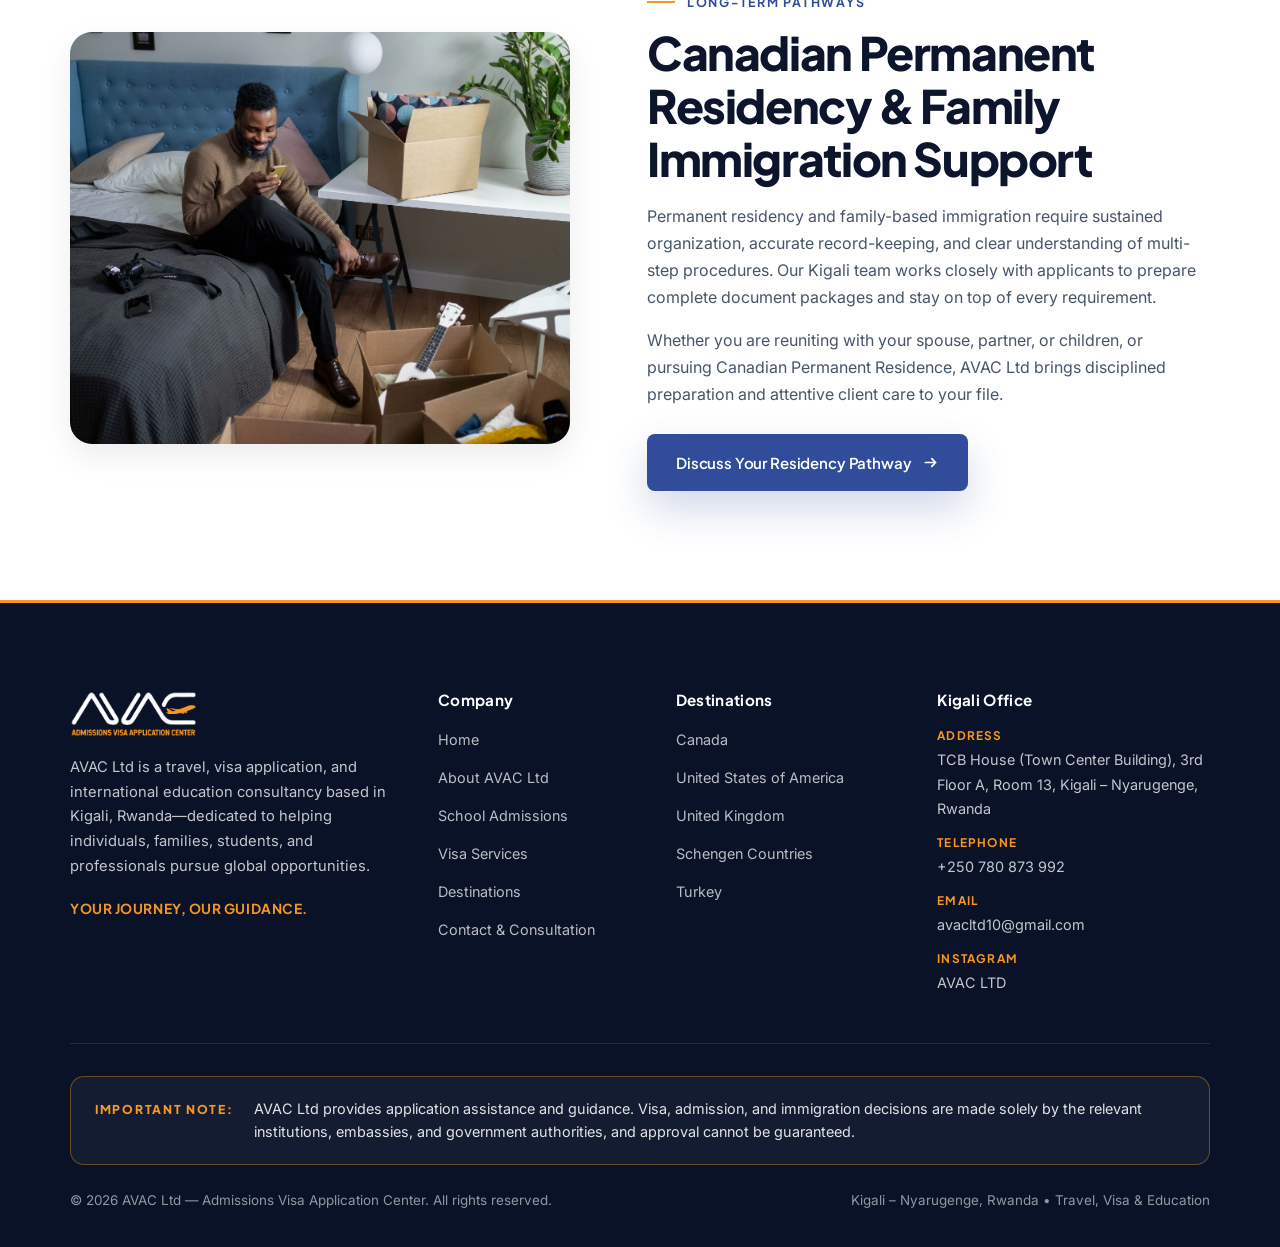
<file: visas.html>
<!DOCTYPE html>
<html lang="en">

<head>
  <meta charset="UTF-8">
  <meta name="viewport" content="width=device-width, initial-scale=1.0, viewport-fit=cover">
  <meta name="theme-color" content="#0A1228">
  <title>Visa Application Services | AVAC Ltd — Kigali, Rwanda</title>
  <meta name="description"
    content="Explore AVAC Ltd's visa application services: Student, Tourist & Visit, Conference, Medical, Training, Family Reunification, Canadian Permanent Residency, and Fiancé visas.">
  <link rel="icon" type="image/png" href="assets/logo-color.png">
  <link rel="preconnect" href="https://fonts.googleapis.com">
  <link rel="preconnect" href="https://fonts.gstatic.com" crossorigin>
  <link
    href="https://fonts.googleapis.com/css2?family=Inter:wght@400;500;600&family=Plus+Jakarta+Sans:wght@500;600;700;800&display=swap"
    rel="stylesheet">
  <link rel="stylesheet" href="css/styles.css">
</head>

<body>
  <div class="scroll-progress" aria-hidden="true"></div>

  <!-- Navigation Header -->
  <header class="site-header">
    <div class="container nav-inner">
      <a href="index.html" class="brand-logo" aria-label="AVAC Ltd Home">
        <img src="assets/logo-light.png" alt="AVAC — Admissions Visa Application Center">
      </a>

      <nav class="nav-links" aria-label="Primary Navigation">
        <a href="index.html" class="nav-link">Home</a>
        <a href="about.html" class="nav-link">About</a>
        <a href="admissions.html" class="nav-link">Admissions</a>
        <a href="visas.html" class="nav-link is-active">Visa Services</a>
        <a href="destinations.html" class="nav-link">Destinations</a>
        <a href="contact.html" class="nav-link">Contact</a>
      </nav>

      <div class="nav-actions">
        <a href="contact.html?service=Visa+Application+Assistance" class="btn btn--primary btn--sm">
          Request Visa Guidance
          <svg class="arrow-icon" viewBox="0 0 20 20" fill="none" stroke="currentColor" stroke-width="2"
            aria-hidden="true">
            <path d="M4 10h12m0 0-4.5-4.5M16 10l-4.5 4.5" stroke-linecap="round" stroke-linejoin="round" />
          </svg>
        </a>
        <button class="nav-toggle" type="button" aria-label="Open Menu" aria-expanded="false">
          <svg width="22" height="22" viewBox="0 0 24 24" fill="none" stroke="currentColor" stroke-width="2">
            <path d="M4 7h16M4 12h16M4 17h16" stroke-linecap="round" />
          </svg>
        </button>
      </div>
    </div>
  </header>

  <!-- Mobile Navigation Drawer -->
  <div class="mobile-drawer" aria-hidden="true">
    <div class="mobile-drawer__backdrop"></div>
    <div class="mobile-drawer__panel">
      <div>
        <div class="mobile-drawer__head">
          <a href="index.html" class="brand-logo">
            <img src="assets/logo-light.png" alt="AVAC Logo" style="height:36px;">
          </a>
          <button class="mobile-drawer__close" type="button" aria-label="Close Menu">
            <svg width="20" height="20" viewBox="0 0 24 24" fill="none" stroke="currentColor" stroke-width="2">
              <path d="M6 6l12 12M18 6 6 18" stroke-linecap="round" />
            </svg>
          </button>
        </div>
        <nav class="mobile-drawer__links" aria-label="Mobile Navigation">
          <a href="index.html">Home</a>
          <a href="about.html">About AVAC</a>
          <a href="admissions.html">School Admissions</a>
          <a href="visas.html" class="is-active">Visa Services</a>
          <a href="destinations.html">Destinations</a>
          <a href="contact.html">Contact Us</a>
        </nav>
      </div>
      <div class="mobile-drawer__foot">
        <div class="mobile-drawer__meta">
          TCB House (Town Center Building), 3rd Floor A, Room 13<br>
          Kigali &ndash; Nyarugenge, Rwanda<br>
          +250 780 873 992
        </div>
        <a href="contact.html?service=Visa+Application+Assistance" class="btn btn--primary" style="width:100%;">Book a
          Consultation</a>
      </div>
    </div>
  </div>

  <main>
    <!-- Interior Hero -->
    <section class="page-hero">
      <div class="container page-hero__inner">
        <div>
          <nav class="breadcrumb hero-enter hero-enter--d1" aria-label="Breadcrumb">
            <a href="index.html">Home</a>
            <span class="sep">/</span>
            <span>Visa Services</span>
          </nav>
          <h1 class="page-hero__title hero-enter hero-enter--d2">Comprehensive Visa Application Assistance</h1>
          <p class="page-hero__lead hero-enter hero-enter--d3">
            Tailored document preparation and application guidance across study, tourism, conference, medical, training,
            family, and Canadian Permanent Residency pathways.
          </p>
        </div>
        <div class="page-hero__aside hero-enter hero-enter--d4">
          <strong>Covered Destinations</strong>
          Canada &bull; United States of America &bull; United Kingdom &bull; Schengen Countries &bull; Turkey
        </div>
      </div>
    </section>

    <!-- Filterable 8 Visa Categories -->
    <section class="section section--alt">
      <div class="container">
        <div class="section-header" data-reveal>
          <div class="eyebrow">Types of Visa Applications</div>
          <h2 class="section-title">Select the Visa Category That Fits Your Purpose</h2>
          <p class="section-lead">
            Filter our core visa categories below. We also assist with other visa categories and travel-related
            application processes according to the requirements of the destination country.
          </p>
        </div>

        <div class="filter-bar" role="group" aria-label="Filter Visa Categories" data-reveal>
          <button class="filter-btn is-active" type="button" data-filter="all">All Categories (8)</button>
          <button class="filter-btn" type="button" data-filter="study">Study &amp; Training</button>
          <button class="filter-btn" type="button" data-filter="travel">Travel, Events &amp; Medical</button>
          <button class="filter-btn" type="button" data-filter="family">Family &amp; Residency</button>
        </div>

        <div class="visa-detail-grid">
          <!-- 01 Student Visas -->
          <article id="student" class="visa-detail-card" data-category="study" data-reveal>
            <div>
              <div class="visa-detail-card__meta">
                <span class="visa-detail-card__cat">Study &amp; Training</span>
                <span class="visa-detail-card__num">01</span>
              </div>
              <h3 style="margin-top:16px;">Student Visas</h3>
              <p>Study-related visa applications and student documentation assistance for learners heading to
                international schools, colleges, and universities.</p>
              <ul class="visa-detail-card__points">
                <li>Admission letter and academic record organization</li>
                <li>Financial proof and sponsorship documentation review</li>
                <li>Clear step-by-step guidance through embassy or online filing</li>
              </ul>
            </div>
            <div>
              <a href="contact.html?service=Visa+Application+Assistance&visa=Student+Visas" class="text-link">
                Inquire About Student Visas
                <svg viewBox="0 0 20 20" fill="none" stroke="currentColor" stroke-width="2">
                  <path d="M4 10h12m0 0-4.5-4.5M16 10l-4.5 4.5" stroke-linecap="round" stroke-linejoin="round" />
                </svg>
              </a>
            </div>
          </article>

          <!-- 02 Tourist & Visit Visas -->
          <article id="tourist" class="visa-detail-card" data-category="travel" data-reveal>
            <div>
              <div class="visa-detail-card__meta">
                <span class="visa-detail-card__cat">Travel, Events &amp; Medical</span>
                <span class="visa-detail-card__num">02</span>
              </div>
              <h3 style="margin-top:16px;">Tourist &amp; Visit Visas</h3>
              <p>Dedicated application assistance for individuals and families travelling abroad for tourism, holidays,
                sightseeing, and personal visits.</p>
              <ul class="visa-detail-card__points">
                <li>Travel itinerary, invitation, and accommodation checklist</li>
                <li>Employment, business, and home-tie documentation organization</li>
                <li>Available for Canada, USA, UK, Schengen countries, and Turkey</li>
              </ul>
            </div>
            <div>
              <a href="contact.html?service=Visa+Application+Assistance&visa=Tourist" class="text-link">
                Inquire About Tourist &amp; Visit Visas
                <svg viewBox="0 0 20 20" fill="none" stroke="currentColor" stroke-width="2">
                  <path d="M4 10h12m0 0-4.5-4.5M16 10l-4.5 4.5" stroke-linecap="round" stroke-linejoin="round" />
                </svg>
              </a>
            </div>
          </article>

          <!-- 03 Conference Visas -->
          <article id="conference" class="visa-detail-card" data-category="travel" data-reveal>
            <div>
              <div class="visa-detail-card__meta">
                <span class="visa-detail-card__cat">Travel, Events &amp; Medical</span>
                <span class="visa-detail-card__num">03</span>
              </div>
              <h3 style="margin-top:16px;">Conference Visas</h3>
              <p>Timely, structured applications for professionals, executives, researchers, and delegates attending
                international conferences, seminars, workshops, and professional events.</p>
              <ul class="visa-detail-card__points">
                <li>Event registration and official organizer invitation review</li>
                <li>Employer sponsorship and delegation documentation support</li>
                <li>Deadline-conscious file preparation ahead of event dates</li>
              </ul>
            </div>
            <div>
              <a href="contact.html?service=Visa+Application+Assistance&visa=Conference" class="text-link">
                Inquire About Conference Visas
                <svg viewBox="0 0 20 20" fill="none" stroke="currentColor" stroke-width="2">
                  <path d="M4 10h12m0 0-4.5-4.5M16 10l-4.5 4.5" stroke-linecap="round" stroke-linejoin="round" />
                </svg>
              </a>
            </div>
          </article>

          <!-- 04 Medical Visas -->
          <article id="medical" class="visa-detail-card" data-category="travel" data-reveal>
            <div>
              <div class="visa-detail-card__meta">
                <span class="visa-detail-card__cat">Travel, Events &amp; Medical</span>
                <span class="visa-detail-card__num">04</span>
              </div>
              <h3 style="margin-top:16px;">Medical Visas</h3>
              <p>Attentive and confidential assistance for patients and accompanying caregivers travelling abroad for
                medical treatment and specialized healthcare services.</p>
              <ul class="visa-detail-card__points">
                <li>Hospital appointment letters and medical referral organization</li>
                <li>Treatment cost and financial preparedness documentation</li>
                <li>Support for accompanying family members where eligible</li>
              </ul>
            </div>
            <div>
              <a href="contact.html?service=Visa+Application+Assistance&visa=Medical" class="text-link">
                Inquire About Medical Visas
                <svg viewBox="0 0 20 20" fill="none" stroke="currentColor" stroke-width="2">
                  <path d="M4 10h12m0 0-4.5-4.5M16 10l-4.5 4.5" stroke-linecap="round" stroke-linejoin="round" />
                </svg>
              </a>
            </div>
          </article>

          <!-- 05 Training Visas -->
          <article id="training" class="visa-detail-card" data-category="study" data-reveal>
            <div>
              <div class="visa-detail-card__meta">
                <span class="visa-detail-card__cat">Study &amp; Training</span>
                <span class="visa-detail-card__num">05</span>
              </div>
              <h3 style="margin-top:16px;">Training Visas</h3>
              <p>Application assistance for short-term and long-term training, technical workshops, professional
                development programs, and related international travel.</p>
              <ul class="visa-detail-card__points">
                <li>Training host confirmation and program syllabus review</li>
                <li>Institutional or employer endorsement documentation</li>
                <li>Complete compliance with destination-specific visa rules</li>
              </ul>
            </div>
            <div>
              <a href="contact.html?service=Visa+Application+Assistance&visa=Training" class="text-link">
                Inquire About Training Visas
                <svg viewBox="0 0 20 20" fill="none" stroke="currentColor" stroke-width="2">
                  <path d="M4 10h12m0 0-4.5-4.5M16 10l-4.5 4.5" stroke-linecap="round" stroke-linejoin="round" />
                </svg>
              </a>
            </div>
          </article>

          <!-- 06 Family Reunification -->
          <article id="family-reunification" class="visa-detail-card" data-category="family" data-reveal>
            <div>
              <div class="visa-detail-card__meta">
                <span class="visa-detail-card__cat">Family &amp; Residency</span>
                <span class="visa-detail-card__num">06</span>
              </div>
              <h3 style="margin-top:16px;">Family Reunification</h3>
              <p>Careful, step-by-step assistance with eligible family reunification and family immigration applications
                to bring loved ones together.</p>
              <ul class="visa-detail-card__points">
                <li>Civil status and relationship evidence organization</li>
                <li>Sponsor and applicant documentation coordination</li>
                <li>Patient, confidential guidance throughout extended timelines</li>
              </ul>
            </div>
            <div>
              <a href="contact.html?service=Visa+Application+Assistance&visa=Family+Reunification" class="text-link">
                Inquire About Family Reunification
                <svg viewBox="0 0 20 20" fill="none" stroke="currentColor" stroke-width="2">
                  <path d="M4 10h12m0 0-4.5-4.5M16 10l-4.5 4.5" stroke-linecap="round" stroke-linejoin="round" />
                </svg>
              </a>
            </div>
          </article>

          <!-- 07 Permanent Residency -->
          <article id="permanent-residency" class="visa-detail-card" data-category="family" data-reveal>
            <div>
              <div class="visa-detail-card__meta">
                <span class="visa-detail-card__cat">Family &amp; Residency</span>
                <span class="visa-detail-card__num">07</span>
              </div>
              <h3 style="margin-top:16px;">Permanent Residency (Canada)</h3>
              <p>Structured assistance with Canadian Permanent Residence application processes, helping eligible
                applicants organize thorough, accurate files.</p>
              <ul class="visa-detail-card__points">
                <li>Guidance through Canadian PR application documentation</li>
                <li>Credential, employment, and civil record organization</li>
                <li>Ongoing support across multi-stage application milestones</li>
              </ul>
            </div>
            <div>
              <a href="contact.html?service=Permanent+Residency&destination=Canada&visa=Permanent+Residency"
                class="text-link">
                Inquire About Canadian PR
                <svg viewBox="0 0 20 20" fill="none" stroke="currentColor" stroke-width="2">
                  <path d="M4 10h12m0 0-4.5-4.5M16 10l-4.5 4.5" stroke-linecap="round" stroke-linejoin="round" />
                </svg>
              </a>
            </div>
          </article>

          <!-- 08 Fiancé & Family-Based Visas -->
          <article id="fiance" class="visa-detail-card" data-category="family" data-reveal>
            <div>
              <div class="visa-detail-card__meta">
                <span class="visa-detail-card__cat">Family &amp; Residency</span>
                <span class="visa-detail-card__num">08</span>
              </div>
              <h3 style="margin-top:16px;">Fianc&eacute; &amp; Family-Based Visas</h3>
              <p>Dedicated guidance and application assistance for eligible fianc&eacute;, partner, and family-based
                visa categories tailored to your destination&rsquo;s requirements.</p>
              <ul class="visa-detail-card__points">
                <li>Structured assembly of relationship &amp; sponsorship records</li>
                <li>Form accuracy review and supporting checklist preparation</li>
                <li>Clear communication at every milestone of the filing</li>
              </ul>
            </div>
            <div>
              <a href="contact.html?service=Visa+Application+Assistance&visa=Fiance" class="text-link">
                Inquire About Fianc&eacute; &amp; Family Visas
                <svg viewBox="0 0 20 20" fill="none" stroke="currentColor" stroke-width="2">
                  <path d="M4 10h12m0 0-4.5-4.5M16 10l-4.5 4.5" stroke-linecap="round" stroke-linejoin="round" />
                </svg>
              </a>
            </div>
          </article>
        </div>

        <div class="custom-visa-bar" style="margin-top:34px;" data-reveal>
          <div class="custom-visa-bar__text">
            <div class="eyebrow" style="margin-bottom:8px;">Additional Pathways</div>
            <h3>Need Assistance With Another Visa Category?</h3>
            <p>We also assist with other visa categories and travel-related application processes according to the
              requirements of the destination country.</p>
          </div>
          <a href="contact.html?service=Visa+Application+Assistance" class="btn btn--blue">
            Speak With an Advisor
            <svg class="arrow-icon" viewBox="0 0 20 20" fill="none" stroke="currentColor" stroke-width="2">
              <path d="M4 10h12m0 0-4.5-4.5M16 10l-4.5 4.5" stroke-linecap="round" stroke-linejoin="round" />
            </svg>
          </a>
        </div>

        <div class="advisory-banner" style="margin-top:24px;" data-reveal>
          <div class="advisory-banner__head">
            <span class="advisory-banner__kicker">Important Advisory</span>
            <div class="advisory-banner__title">Application Guidance &amp; Authority Decisions</div>
          </div>
          <p class="advisory-banner__body">
            <strong>AVAC Ltd provides application assistance and guidance.</strong> Visa, admission, and immigration
            decisions are made solely by the relevant institutions, embassies, and government authorities, and approval
            cannot be guaranteed.
          </p>
        </div>
      </div>
    </section>

    <!-- Feature Spotlight: Canadian PR & Relocation -->
    <section class="section">
      <div class="container split-grid">
        <div class="timeline__media" style="aspect-ratio: 4 / 3.3;" data-reveal="left">
          <img loading="lazy" decoding="async" src="images/pexels-cottonbro-6612088.webp"
            alt="Applicant preparing boxes and relocating for permanent residence abroad">
        </div>
        <div data-reveal="right">
          <div class="eyebrow">Long-Term Pathways</div>
          <h2 class="section-title">Canadian Permanent Residency &amp; Family Immigration Support</h2>
          <div class="prose">
            <p>
              Permanent residency and family-based immigration require sustained organization, accurate record-keeping,
              and clear understanding of multi-step procedures. Our Kigali team works closely with applicants to prepare
              complete document packages and stay on top of every requirement.
            </p>
            <p>
              Whether you are reuniting with your spouse, partner, or children, or pursuing Canadian Permanent
              Residence, AVAC Ltd brings disciplined preparation and attentive client care to your file.
            </p>
          </div>
          <div style="margin-top:26px;">
            <a href="contact.html?service=Permanent+Residency&destination=Canada" class="btn btn--blue">
              Discuss Your Residency Pathway
              <svg class="arrow-icon" viewBox="0 0 20 20" fill="none" stroke="currentColor" stroke-width="2">
                <path d="M4 10h12m0 0-4.5-4.5M16 10l-4.5 4.5" stroke-linecap="round" stroke-linejoin="round" />
              </svg>
            </a>
          </div>
        </div>
      </div>
    </section>
  </main>

  <!-- Site Footer -->
  <footer class="site-footer">
    <div class="container">
      <div class="footer-grid">
        <div class="footer-brand">
          <a href="index.html" aria-label="AVAC Ltd Home">
            <img src="assets/logo-light.png" alt="AVAC — Admissions Visa Application Center">
          </a>
          <p>
            AVAC Ltd is a travel, visa application, and international education consultancy based in Kigali,
            Rwanda—dedicated to helping individuals, families, students, and professionals pursue global opportunities.
          </p>
          <div class="footer-tagline">YOUR JOURNEY, OUR GUIDANCE.</div>
        </div>

        <div class="footer-col">
          <h4>Company</h4>
          <ul class="footer-links">
            <li><a href="index.html">Home</a></li>
            <li><a href="about.html">About AVAC Ltd</a></li>
            <li><a href="admissions.html">School Admissions</a></li>
            <li><a href="visas.html">Visa Services</a></li>
            <li><a href="destinations.html">Destinations</a></li>
            <li><a href="contact.html">Contact &amp; Consultation</a></li>
          </ul>
        </div>

        <div class="footer-col">
          <h4>Destinations</h4>
          <ul class="footer-links">
            <li><a href="destinations.html#canada">Canada</a></li>
            <li><a href="destinations.html#usa">United States of America</a></li>
            <li><a href="destinations.html#uk">United Kingdom</a></li>
            <li><a href="destinations.html#schengen">Schengen Countries</a></li>
            <li><a href="destinations.html#turkey">Turkey</a></li>
          </ul>
        </div>

        <div class="footer-col">
          <h4>Kigali Office</h4>
          <ul class="footer-contact-list">
            <li>
              <strong>Address</strong>
              TCB House (Town Center Building), 3rd Floor A, Room 13, Kigali &ndash; Nyarugenge, Rwanda
            </li>
            <li>
              <strong>Telephone</strong>
              <a href="tel:+250780873992">+250 780 873 992</a>
            </li>
            <li>
              <strong>Email</strong>
              <a href="mailto:avacltd10@gmail.com">avacltd10@gmail.com</a>
            </li>
            <li>
              <strong>Instagram</strong>
              AVAC LTD
            </li>
          </ul>
        </div>
      </div>

      <div class="footer-disclaimer">
        <strong>Important Note:</strong> AVAC Ltd provides application assistance and guidance. Visa, admission, and
        immigration decisions are made solely by the relevant institutions, embassies, and government authorities, and
        approval cannot be guaranteed.
      </div>

      <div class="footer-bottom">
        <span>&copy; 2026 AVAC Ltd &mdash; Admissions Visa Application Center. All rights reserved.</span>
        <span>Kigali &ndash; Nyarugenge, Rwanda &bull; Travel, Visa &amp; Education</span>
      </div>
    </div>
  </footer>

  <div class="mobile-action-bar" aria-label="Quick Mobile Actions">
    <a href="tel:+250780873992" class="mobile-action-bar__call">Call Kigali Office</a>
    <a href="contact.html?service=Visa+Application+Assistance" class="mobile-action-bar__consult">Request Visa
      Guidance</a>
  </div>

  <script src="js/main.js"></script>
</body>

</html>
</file>
<file: css/styles.css>
/* ==========================================================================
   AVAC LTD — Admissions Visa Application Center
   Design System & Motion Stylesheet
   Brand Palette extracted from avac-2 logo:
     Royal Blue:   #314C9B
     Amber Orange: #F79622
     Deep Navy:    #0A1228
   ========================================================================== */

:root {
  /* Brand Colors */
  --blue: #314C9B;
  --blue-dark: #223673;
  --blue-deeper: #172654;
  --blue-soft: #EEF2FA;
  --blue-mist: #F5F7FC;

  --orange: #F79622;
  --orange-dark: #DC7C0E;
  --orange-soft: #FFF5E8;
  --orange-border: rgba(247, 150, 34, 0.3);

  /* Dark Surfaces */
  --navy: #0A1228;
  --navy-mid: #101B3A;
  --navy-card: #132044;
  --navy-border: rgba(255, 255, 255, 0.11);

  /* Light Surfaces & Ink */
  --white: #FFFFFF;
  --surface: #F7F9FC;
  --ink: #0D152C;
  --ink-body: #475569;
  --ink-muted: #64748B;
  --border: #E2E8F3;
  --border-strong: #CBD5E6;

  /* Typography */
  --font-display: 'Plus Jakarta Sans', -apple-system, BlinkMacSystemFont, 'Segoe UI', sans-serif;
  --font-body: 'Inter', -apple-system, BlinkMacSystemFont, 'Segoe UI', sans-serif;

  /* Elevation */
  --shadow-sm: 0 2px 10px rgba(10, 18, 40, 0.04);
  --shadow-md: 0 12px 32px rgba(10, 18, 40, 0.08);
  --shadow-lg: 0 24px 56px rgba(10, 18, 40, 0.14);
  --shadow-blue: 0 18px 40px rgba(49, 76, 155, 0.22);
  --shadow-orange: 0 14px 32px rgba(247, 150, 34, 0.28);

  /* Layout */
  --container: 1220px;
  --radius-sm: 8px;
  --radius-md: 14px;
  --radius-lg: 22px;
  --nav-height: 82px;

  /* Easing */
  --ease-out: cubic-bezier(0.22, 1, 0.36, 1);
  --ease-in-out: cubic-bezier(0.65, 0, 0.35, 1);
}

/* Reset & Base */
*, *::before, *::after {
  box-sizing: border-box;
  margin: 0;
  padding: 0;
}

html {
  scroll-behavior: smooth;
  font-size: 16px;
  -webkit-font-smoothing: antialiased;
  -moz-osx-font-smoothing: grayscale;
  -webkit-text-size-adjust: 100%;
  overflow-x: clip;
}

body {
  font-family: var(--font-body);
  color: var(--ink-body);
  background-color: var(--white);
  line-height: 1.68;
  overflow-x: clip;
  -webkit-tap-highlight-color: rgba(247, 150, 34, 0.16);
}

img {
  display: block;
  max-width: 100%;
  height: auto;
}

a {
  color: inherit;
  text-decoration: none;
}

button, input, select, textarea {
  font: inherit;
  color: inherit;
}

ul, ol {
  list-style: none;
}

::selection {
  background: var(--orange);
  color: var(--white);
}

/* Container */
.container {
  width: 100%;
  max-width: var(--container);
  margin-inline: auto;
  padding-inline: clamp(20px, 4vw, 40px);
}

/* Scroll Progress Bar */
.scroll-progress {
  position: fixed;
  top: 0;
  left: 0;
  height: 3px;
  width: 0%;
  background: linear-gradient(90deg, var(--blue), var(--orange));
  z-index: 1100;
  transition: width 0.08s linear;
  pointer-events: none;
}

/* ==========================================================================
   Typography Utilities
   ========================================================================== */
h1, h2, h3, h4, h5 {
  font-family: var(--font-display);
  color: var(--ink);
  font-weight: 700;
  line-height: 1.15;
  letter-spacing: -0.025em;
}

.eyebrow {
  display: inline-flex;
  align-items: center;
  gap: 12px;
  font-family: var(--font-display);
  font-size: 0.78rem;
  font-weight: 700;
  letter-spacing: 0.14em;
  text-transform: uppercase;
  color: var(--blue);
  margin-bottom: 14px;
}

.eyebrow::before {
  content: '';
  display: inline-block;
  width: 28px;
  height: 2px;
  background: var(--orange);
  flex-shrink: 0;
}

.eyebrow--light {
  color: var(--orange);
}

.eyebrow--light::before {
  background: var(--orange);
}

.eyebrow--center {
  justify-content: center;
}

.eyebrow--center::after {
  content: '';
  display: inline-block;
  width: 28px;
  height: 2px;
  background: var(--orange);
  flex-shrink: 0;
}

.section-title {
  font-size: clamp(2rem, 3.6vw, 2.9rem);
  font-weight: 800;
  letter-spacing: -0.03em;
  margin-bottom: 18px;
}

.section-lead {
  font-size: 1.06rem;
  color: var(--ink-body);
  max-width: 640px;
}

.section-header {
  margin-bottom: clamp(40px, 5vw, 64px);
}

.section-header--center {
  text-align: center;
  max-width: 740px;
  margin-inline: auto;
}

.section-header--center .section-lead {
  margin-inline: auto;
}

.section-header--split {
  display: flex;
  flex-wrap: wrap;
  align-items: flex-end;
  justify-content: space-between;
  gap: 24px;
}

/* ==========================================================================
   Buttons
   ========================================================================== */
.btn {
  position: relative;
  display: inline-flex;
  align-items: center;
  justify-content: center;
  gap: 10px;
  padding: 15px 28px;
  border-radius: var(--radius-sm);
  font-family: var(--font-display);
  font-size: 0.94rem;
  font-weight: 600;
  letter-spacing: -0.01em;
  border: 1.5px solid transparent;
  cursor: pointer;
  transition: transform 0.28s var(--ease-out),
              background-color 0.25s ease,
              border-color 0.25s ease,
              color 0.25s ease,
              box-shadow 0.28s var(--ease-out);
  overflow: hidden;
  white-space: nowrap;
}

.btn svg {
  width: 17px;
  height: 17px;
  transition: transform 0.28s var(--ease-out);
}

.btn:hover svg.arrow-icon {
  transform: translateX(4px);
}

.btn--primary {
  background: var(--orange);
  color: var(--white);
  box-shadow: var(--shadow-orange);
}

.btn--primary:hover {
  background: var(--orange-dark);
  transform: translateY(-2px);
  box-shadow: 0 18px 36px rgba(247, 150, 34, 0.36);
}

.btn--blue {
  background: var(--blue);
  color: var(--white);
  box-shadow: var(--shadow-blue);
}

.btn--blue:hover {
  background: var(--blue-dark);
  transform: translateY(-2px);
  box-shadow: 0 22px 44px rgba(49, 76, 155, 0.3);
}

.btn--outline-light {
  background: transparent;
  color: var(--white);
  border-color: rgba(255, 255, 255, 0.32);
}

.btn--outline-light:hover {
  background: rgba(255, 255, 255, 0.08);
  border-color: var(--white);
  transform: translateY(-2px);
}

.btn--outline-dark {
  background: transparent;
  color: var(--blue);
  border-color: var(--border-strong);
}

.btn--outline-dark:hover {
  border-color: var(--blue);
  background: var(--blue-soft);
  transform: translateY(-2px);
}

.btn--sm {
  padding: 11px 20px;
  font-size: 0.88rem;
}

.text-link {
  display: inline-flex;
  align-items: center;
  gap: 8px;
  font-family: var(--font-display);
  font-size: 0.92rem;
  font-weight: 700;
  color: var(--blue);
  transition: color 0.2s ease, gap 0.25s var(--ease-out);
}

.text-link svg {
  width: 16px;
  height: 16px;
  transition: transform 0.25s var(--ease-out);
}

.text-link:hover {
  color: var(--orange-dark);
}

.text-link:hover svg {
  transform: translateX(4px);
}

/* ==========================================================================
   Navigation Header
   ========================================================================== */
.site-header {
  position: fixed;
  top: 0;
  left: 0;
  right: 0;
  height: var(--nav-height);
  z-index: 1000;
  transition: background-color 0.35s ease,
              box-shadow 0.35s ease,
              height 0.35s var(--ease-out),
              border-color 0.35s ease;
  border-bottom: 1px solid rgba(255, 255, 255, 0.08);
  background: rgba(10, 18, 40, 0.65);
  backdrop-filter: blur(14px);
  -webkit-backdrop-filter: blur(14px);
}

.site-header.is-scrolled {
  height: 72px;
  background: rgba(10, 18, 40, 0.96);
  border-bottom-color: rgba(255, 255, 255, 0.12);
  box-shadow: 0 10px 30px rgba(5, 10, 26, 0.28);
}

.nav-inner {
  height: 100%;
  display: flex;
  align-items: center;
  justify-content: space-between;
  gap: 24px;
}

.brand-logo {
  display: inline-flex;
  align-items: center;
  flex-shrink: 0;
}

.brand-logo img {
  height: 44px;
  width: auto;
  object-fit: contain;
  transition: height 0.3s var(--ease-out);
}

.site-header.is-scrolled .brand-logo img {
  height: 38px;
}

.nav-links {
  display: flex;
  align-items: center;
  gap: 32px;
}

.nav-link {
  position: relative;
  font-family: var(--font-display);
  font-size: 0.92rem;
  font-weight: 500;
  color: rgba(255, 255, 255, 0.82);
  padding: 6px 0;
  transition: color 0.22s ease;
}

.nav-link::after {
  content: '';
  position: absolute;
  left: 0;
  bottom: -2px;
  width: 100%;
  height: 2px;
  background: var(--orange);
  transform: scaleX(0);
  transform-origin: right;
  transition: transform 0.32s var(--ease-out);
}

.nav-link:hover,
.nav-link.is-active {
  color: var(--white);
}

.nav-link:hover::after,
.nav-link.is-active::after {
  transform: scaleX(1);
  transform-origin: left;
}

.nav-actions {
  display: flex;
  align-items: center;
  gap: 14px;
}

.nav-toggle {
  display: none;
  width: 44px;
  height: 44px;
  align-items: center;
  justify-content: center;
  background: rgba(255, 255, 255, 0.07);
  border: 1px solid rgba(255, 255, 255, 0.16);
  border-radius: var(--radius-sm);
  color: var(--white);
  cursor: pointer;
}

/* Mobile Drawer */
.mobile-drawer {
  position: fixed;
  inset: 0;
  z-index: 1050;
  pointer-events: none;
  opacity: 0;
  transition: opacity 0.3s ease;
}

.mobile-drawer.is-open {
  pointer-events: auto;
  opacity: 1;
}

.mobile-drawer__backdrop {
  position: absolute;
  inset: 0;
  background: rgba(5, 10, 25, 0.68);
  backdrop-filter: blur(6px);
}

.mobile-drawer__panel {
  position: absolute;
  top: 0;
  right: 0;
  width: min(340px, 86vw);
  height: 100%;
  background: var(--navy);
  border-left: 1px solid var(--navy-border);
  padding: 28px 26px 36px;
  display: flex;
  flex-direction: column;
  justify-content: space-between;
  transform: translateX(100%);
  transition: transform 0.4s var(--ease-out);
}

.mobile-drawer.is-open .mobile-drawer__panel {
  transform: translateX(0);
}

.mobile-drawer__head {
  display: flex;
  align-items: center;
  justify-content: space-between;
  padding-bottom: 24px;
  border-bottom: 1px solid var(--navy-border);
}

.mobile-drawer__close {
  width: 40px;
  height: 40px;
  display: inline-flex;
  align-items: center;
  justify-content: center;
  background: rgba(255, 255, 255, 0.06);
  border: 1px solid var(--navy-border);
  border-radius: var(--radius-sm);
  color: var(--white);
  cursor: pointer;
}

.mobile-drawer__links {
  display: flex;
  flex-direction: column;
  gap: 8px;
  margin-top: 28px;
}

.mobile-drawer__links a {
  display: flex;
  align-items: center;
  justify-content: space-between;
  padding: 14px 12px;
  font-family: var(--font-display);
  font-size: 1.08rem;
  font-weight: 600;
  color: rgba(255, 255, 255, 0.86);
  border-radius: var(--radius-sm);
  transition: background-color 0.2s ease, color 0.2s ease;
}

.mobile-drawer__links a.is-active,
.mobile-drawer__links a:hover {
  background: rgba(49, 76, 155, 0.28);
  color: var(--white);
}

.mobile-drawer__links a.is-active {
  border-left: 3px solid var(--orange);
}

.mobile-drawer__foot {
  padding-top: 24px;
  border-top: 1px solid var(--navy-border);
  display: flex;
  flex-direction: column;
  gap: 14px;
}

.mobile-drawer__meta {
  font-size: 0.85rem;
  color: rgba(255, 255, 255, 0.65);
  line-height: 1.5;
}

/* ==========================================================================
   Hero Sections (Home + Interior Pages)
   ========================================================================== */
.hero {
  position: relative;
  background: var(--navy);
  color: var(--white);
  padding-top: calc(var(--nav-height) + clamp(42px, 5vw, 70px));
  padding-bottom: clamp(64px, 7vw, 96px);
  overflow: hidden;
}

.hero::before {
  content: '';
  position: absolute;
  inset: 0;
  background:
    radial-gradient(ellipse 65% 55% at 78% 35%, rgba(49, 76, 155, 0.34), transparent 70%),
    radial-gradient(ellipse 45% 45% at 12% 85%, rgba(247, 150, 34, 0.12), transparent 65%);
  pointer-events: none;
}

.hero__bg-svg {
  position: absolute;
  inset: 0;
  width: 100%;
  height: 100%;
  pointer-events: none;
  opacity: 0.55;
}

.hero__bg-svg .orbit-path {
  stroke-dasharray: 1200;
  stroke-dashoffset: 1200;
  animation: drawOrbit 2.4s var(--ease-out) 0.25s forwards;
}

.hero__bg-svg .orbit-path--delayed {
  stroke-dasharray: 1400;
  stroke-dashoffset: 1400;
  animation: drawOrbit 2.8s var(--ease-out) 0.6s forwards;
}

@keyframes drawOrbit {
  to {
    stroke-dashoffset: 0;
  }
}

.hero__grid {
  position: relative;
  z-index: 2;
  display: grid;
  grid-template-columns: minmax(0, 1.12fr) minmax(0, 0.88fr);
  align-items: center;
  gap: clamp(36px, 5vw, 72px);
}

.hero__kicker {
  font-family: var(--font-display);
  font-size: 0.86rem;
  font-weight: 600;
  letter-spacing: 0.1em;
  text-transform: uppercase;
  color: var(--orange);
  margin-bottom: 18px;
  display: inline-flex;
  align-items: center;
  gap: 12px;
}

.hero__kicker::before {
  content: '';
  width: 32px;
  height: 2px;
  background: var(--orange);
}

.hero__title {
  color: var(--white);
  font-size: clamp(2.65rem, 5.1vw, 4.35rem);
  font-weight: 800;
  line-height: 1.07;
  letter-spacing: -0.035em;
  margin-bottom: 24px;
}

.hero__underline {
  position: relative;
  display: inline-block;
  color: var(--white);
}

.hero__underline svg {
  position: absolute;
  left: -2%;
  bottom: -6px;
  width: 104%;
  height: 14px;
  overflow: visible;
}

.hero__underline path {
  stroke: var(--orange);
  stroke-width: 4.5;
  stroke-linecap: round;
  fill: none;
  stroke-dasharray: 320;
  stroke-dashoffset: 320;
  animation: drawUnderline 1.1s var(--ease-out) 0.65s forwards;
}

@keyframes drawUnderline {
  to {
    stroke-dashoffset: 0;
  }
}

.hero__lead {
  font-size: clamp(1.02rem, 1.3vw, 1.14rem);
  color: rgba(255, 255, 255, 0.78);
  max-width: 550px;
  margin-bottom: 34px;
  line-height: 1.72;
}

.hero__actions {
  display: flex;
  flex-wrap: wrap;
  gap: 14px;
  margin-bottom: 44px;
}

.hero__metrics {
  display: grid;
  grid-template-columns: repeat(3, minmax(0, 1fr));
  gap: 20px;
  padding-top: 28px;
  border-top: 1px solid rgba(255, 255, 255, 0.14);
  max-width: 520px;
}

.hero__metric-num {
  font-family: var(--font-display);
  font-size: clamp(1.6rem, 2.5vw, 2.05rem);
  font-weight: 800;
  color: var(--white);
  line-height: 1.1;
  margin-bottom: 4px;
}

.hero__metric-num span {
  color: var(--orange);
}

.hero__metric-label {
  font-size: 0.82rem;
  color: rgba(255, 255, 255, 0.64);
  line-height: 1.35;
}

/* Signature Arched Portrait Frame (Inspo-Elevated) */
.arch-stage {
  position: relative;
  max-width: 460px;
  margin-inline: auto;
  width: 100%;
}

.arch-frame {
  position: relative;
  border-radius: 260px 260px 18px 18px;
  overflow: hidden;
  aspect-ratio: 4 / 4.85;
  background: var(--navy-mid);
  box-shadow: 0 30px 70px rgba(0, 0, 0, 0.42);
}

.arch-frame img {
  width: 100%;
  height: 100%;
  object-fit: cover;
  object-position: center top;
  transition: transform 0.9s var(--ease-out);
}

.arch-stage:hover .arch-frame img {
  transform: scale(1.04);
}

.arch-frame__ring {
  position: absolute;
  inset: -14px -14px 12px -14px;
  border-radius: 274px 274px 22px 22px;
  border: 1.5px solid rgba(247, 150, 34, 0.42);
  pointer-events: none;
  z-index: 0;
}

.arch-frame__arcs {
  position: absolute;
  right: -24px;
  bottom: -18px;
  width: 180px;
  height: 180px;
  pointer-events: none;
  z-index: 3;
}

.arch-stage__card {
  position: absolute;
  left: -26px;
  bottom: 34px;
  z-index: 4;
  background: rgba(10, 18, 40, 0.94);
  backdrop-filter: blur(14px);
  border: 1px solid rgba(255, 255, 255, 0.16);
  border-radius: var(--radius-md);
  padding: 18px 20px 16px;
  box-shadow: 0 20px 44px rgba(4, 9, 24, 0.45);
  max-width: 248px;
  overflow: hidden;
  animation: gentleFloat 5.5s ease-in-out infinite;
}

.arch-stage__card::before {
  content: '';
  position: absolute;
  top: 0;
  left: 0;
  right: 0;
  height: 3px;
  background: linear-gradient(90deg, var(--orange), var(--blue));
}

.arch-stage__card-title {
  font-family: var(--font-display);
  font-size: 0.96rem;
  font-weight: 700;
  color: var(--white);
  margin-bottom: 3px;
}

.arch-stage__card-sub {
  font-size: 0.8rem;
  color: rgba(255, 255, 255, 0.72);
  line-height: 1.4;
}

@keyframes gentleFloat {
  0%, 100% { transform: translateY(0px); }
  50% { transform: translateY(-7px); }
}

/* Interior Page Hero */
.page-hero {
  position: relative;
  background: var(--navy);
  color: var(--white);
  padding-top: calc(var(--nav-height) + clamp(46px, 6vw, 76px));
  padding-bottom: clamp(54px, 6vw, 82px);
  overflow: hidden;
}

.page-hero::before {
  content: '';
  position: absolute;
  inset: 0;
  background:
    radial-gradient(ellipse 60% 70% at 85% 20%, rgba(49, 76, 155, 0.38), transparent 70%),
    radial-gradient(ellipse 40% 50% at 10% 90%, rgba(247, 150, 34, 0.12), transparent 65%);
  pointer-events: none;
}

.page-hero__inner {
  position: relative;
  z-index: 2;
  display: grid;
  grid-template-columns: minmax(0, 1.2fr) minmax(0, 0.8fr);
  align-items: end;
  gap: 36px;
}

.breadcrumb {
  display: inline-flex;
  align-items: center;
  gap: 10px;
  font-size: 0.84rem;
  color: rgba(255, 255, 255, 0.64);
  margin-bottom: 20px;
}

.breadcrumb a:hover {
  color: var(--orange);
}

.breadcrumb span.sep {
  color: var(--orange);
}

.page-hero__title {
  color: var(--white);
  font-size: clamp(2.25rem, 4.4vw, 3.65rem);
  font-weight: 800;
  letter-spacing: -0.03em;
  line-height: 1.1;
  margin-bottom: 18px;
}

.page-hero__lead {
  color: rgba(255, 255, 255, 0.78);
  font-size: 1.08rem;
  max-width: 600px;
  line-height: 1.72;
}

.page-hero__aside {
  border-left: 2px solid var(--orange);
  padding-left: 24px;
  color: rgba(255, 255, 255, 0.78);
  font-size: 0.96rem;
}

.page-hero__aside strong {
  display: block;
  color: var(--white);
  font-family: var(--font-display);
  font-size: 1.08rem;
  margin-bottom: 6px;
}

/* ==========================================================================
   Section Spacing & Alternating Surfaces
   ========================================================================== */
.section {
  padding-block: clamp(72px, 8.5vw, 118px);
  overflow-x: clip;
}

.section--alt {
  background: var(--surface);
}

.section--navy {
  background: var(--navy);
  color: var(--white);
}

.section--navy h2,
.section--navy h3,
.section--navy h4 {
  color: var(--white);
}

.section--navy .section-lead {
  color: rgba(255, 255, 255, 0.75);
}

/* ==========================================================================
   About Split Section (Inspo Arched Image + Editorial Narrative)
   ========================================================================== */
.split-grid {
  display: grid;
  grid-template-columns: minmax(0, 0.94fr) minmax(0, 1.06fr);
  align-items: center;
  gap: clamp(40px, 6vw, 84px);
}

.split-grid--reverse {
  grid-template-columns: minmax(0, 1.05fr) minmax(0, 0.95fr);
}

.arch-light {
  position: relative;
  max-width: 470px;
  width: 100%;
  margin-inline: auto;
}

.arch-light__frame {
  position: relative;
  border-radius: 250px 250px 18px 18px;
  overflow: hidden;
  aspect-ratio: 4 / 4.55;
  box-shadow: var(--shadow-lg);
  background: var(--blue-soft);
}

.arch-light__frame img {
  width: 100%;
  height: 100%;
  object-fit: cover;
  object-position: center;
  transition: transform 0.8s var(--ease-out);
}

.arch-light:hover .arch-light__frame img {
  transform: scale(1.045);
}

.arch-light__outline {
  position: absolute;
  inset: -14px -14px 14px -14px;
  border-radius: 264px 264px 22px 22px;
  border: 1.5px solid rgba(49, 76, 155, 0.3);
  pointer-events: none;
}

.arch-light__stat {
  position: absolute;
  right: -18px;
  bottom: 28px;
  background: var(--blue);
  color: var(--white);
  padding: 20px 24px;
  border-radius: var(--radius-md);
  box-shadow: var(--shadow-blue);
  border-bottom: 4px solid var(--orange);
  min-width: 185px;
}

.arch-light__stat-num {
  font-family: var(--font-display);
  font-size: 2rem;
  font-weight: 800;
  line-height: 1;
  margin-bottom: 4px;
}

.arch-light__stat-label {
  font-size: 0.82rem;
  color: rgba(255, 255, 255, 0.86);
}

.prose p + p {
  margin-top: 16px;
}

.editorial-list {
  display: grid;
  gap: 13px;
  margin-top: 26px;
  margin-bottom: 32px;
}

.editorial-list li {
  position: relative;
  padding-left: 24px;
  color: var(--ink);
  font-weight: 500;
  font-size: 0.96rem;
}

.editorial-list li::before {
  content: '';
  position: absolute;
  left: 0;
  top: 10px;
  width: 12px;
  height: 2px;
  background: var(--orange);
}

/* ==========================================================================
   Two-Pillar Core Services Showcase
   ========================================================================== */
.pillar-grid {
  display: grid;
  grid-template-columns: repeat(2, minmax(0, 1fr));
  gap: 28px;
  margin-bottom: 56px;
}

.pillar-card {
  position: relative;
  background: var(--white);
  border: 1px solid var(--border);
  border-radius: var(--radius-lg);
  overflow: hidden;
  display: grid;
  grid-template-rows: 240px 1fr;
  box-shadow: var(--shadow-sm);
  transition: transform 0.38s var(--ease-out),
              box-shadow 0.38s var(--ease-out),
              border-color 0.3s ease;
}

.pillar-card:hover {
  transform: translateY(-6px);
  box-shadow: var(--shadow-lg);
  border-color: rgba(49, 76, 155, 0.32);
}

.pillar-card__media {
  position: relative;
  overflow: hidden;
  background: var(--navy);
}

.pillar-card__media img {
  width: 100%;
  height: 100%;
  object-fit: cover;
  transition: transform 0.8s var(--ease-out);
}

.pillar-card:hover .pillar-card__media img {
  transform: scale(1.06);
}

.pillar-card__tag {
  position: absolute;
  left: 20px;
  bottom: 18px;
  background: rgba(10, 18, 40, 0.92);
  backdrop-filter: blur(10px);
  color: var(--white);
  padding: 8px 14px;
  border-radius: 6px;
  border: 1px solid rgba(247, 150, 34, 0.48);
  font-family: var(--font-display);
  font-size: 0.74rem;
  font-weight: 700;
  letter-spacing: 0.1em;
  text-transform: uppercase;
}

.pillar-card__body {
  padding: 32px;
  display: flex;
  flex-direction: column;
  justify-content: space-between;
  gap: 22px;
}

.pillar-card__body h3 {
  font-size: 1.55rem;
  margin-bottom: 12px;
}

/* ==========================================================================
   4-Column Visa Categories Grid (Inspo-Inspired Clean Cards)
   ========================================================================== */
.visa-grid {
  display: grid;
  grid-template-columns: repeat(4, minmax(0, 1fr));
  gap: 22px;
}

.visa-card {
  position: relative;
  background: var(--white);
  border: 1px solid var(--border);
  border-radius: var(--radius-md);
  padding: 28px 24px 26px;
  display: flex;
  flex-direction: column;
  justify-content: space-between;
  gap: 20px;
  transition: transform 0.35s var(--ease-out),
              box-shadow 0.35s var(--ease-out),
              border-color 0.3s ease;
  overflow: hidden;
}

.visa-card::before {
  content: '';
  position: absolute;
  top: 0;
  left: 0;
  right: 0;
  height: 3px;
  background: linear-gradient(90deg, var(--blue), var(--orange));
  transform: scaleX(0);
  transform-origin: left;
  transition: transform 0.4s var(--ease-out);
}

.visa-card:hover {
  transform: translateY(-6px);
  box-shadow: var(--shadow-md);
  border-color: rgba(49, 76, 155, 0.28);
}

.visa-card:hover::before {
  transform: scaleX(1);
}

.visa-card__num {
  font-family: var(--font-display);
  font-size: 0.82rem;
  font-weight: 800;
  letter-spacing: 0.1em;
  color: var(--orange);
  display: inline-block;
  margin-bottom: 14px;
  padding-bottom: 8px;
  border-bottom: 2px solid var(--blue-soft);
}

.visa-card h3 {
  font-size: 1.16rem;
  font-weight: 700;
  margin-bottom: 10px;
  color: var(--ink);
}

.visa-card p {
  font-size: 0.92rem;
  color: var(--ink-body);
  line-height: 1.62;
}

.visa-card__foot {
  padding-top: 14px;
  border-top: 1px solid var(--border);
}

/* ==========================================================================
   9-Year Staggered Timeline (Inspo-Inspired Story Rail)
   ========================================================================== */
.timeline {
  position: relative;
  display: grid;
  gap: clamp(44px, 6vw, 72px);
}

.timeline::before {
  content: '';
  position: absolute;
  left: 50%;
  top: 12px;
  bottom: 12px;
  width: 2px;
  transform: translateX(-50%);
  background: repeating-linear-gradient(
    to bottom,
    var(--border-strong) 0px,
    var(--border-strong) 8px,
    transparent 8px,
    transparent 16px
  );
}

.timeline__row {
  position: relative;
  display: grid;
  grid-template-columns: 1fr 1fr;
  align-items: center;
  gap: clamp(32px, 6vw, 88px);
}

.timeline__marker {
  position: absolute;
  left: 50%;
  top: 50%;
  transform: translate(-50%, -50%);
  width: 18px;
  height: 18px;
  background: var(--white);
  border: 3px solid var(--blue);
  border-radius: 50%;
  z-index: 2;
  transition: border-color 0.3s ease, transform 0.3s var(--ease-out);
}

.timeline__row:hover .timeline__marker {
  border-color: var(--orange);
  transform: translate(-50%, -50%) scale(1.25);
}

.timeline__media {
  border-radius: var(--radius-lg);
  overflow: hidden;
  aspect-ratio: 16 / 10.5;
  box-shadow: var(--shadow-md);
  background: var(--blue-soft);
}

.timeline__media img {
  width: 100%;
  height: 100%;
  object-fit: cover;
  transition: transform 0.75s var(--ease-out);
}

.timeline__row:hover .timeline__media img {
  transform: scale(1.05);
}

.timeline__content {
  padding-block: 8px;
}

.timeline__year {
  display: inline-block;
  font-family: var(--font-display);
  font-size: 0.84rem;
  font-weight: 800;
  letter-spacing: 0.12em;
  text-transform: uppercase;
  color: var(--orange-dark);
  margin-bottom: 10px;
}

.timeline__content h3 {
  font-size: clamp(1.35rem, 2.2vw, 1.75rem);
  margin-bottom: 12px;
}

/* ==========================================================================
   Why Choose AVAC — Hub & Spoke Showcase (Inspo-Inspired Center Photo + 6 Pillars)
   ========================================================================== */
.why-hub {
  display: grid;
  grid-template-columns: 1fr 310px 1fr;
  align-items: center;
  gap: clamp(22px, 3vw, 38px);
}

.why-col {
  display: grid;
  gap: 20px;
}

.why-item {
  background: var(--white);
  border: 1px solid var(--border);
  border-radius: var(--radius-md);
  padding: 24px 24px 22px;
  transition: transform 0.35s var(--ease-out),
              background-color 0.3s ease,
              border-color 0.3s ease,
              box-shadow 0.35s var(--ease-out);
  cursor: default;
}

.why-item__top {
  display: flex;
  align-items: center;
  justify-content: space-between;
  gap: 12px;
  margin-bottom: 8px;
}

.why-item__idx {
  font-family: var(--font-display);
  font-size: 0.78rem;
  font-weight: 800;
  color: var(--orange);
  letter-spacing: 0.1em;
}

.why-item h3 {
  font-size: 1.06rem;
  color: var(--ink);
  transition: color 0.25s ease;
}

.why-item p {
  font-size: 0.9rem;
  color: var(--ink-body);
  line-height: 1.6;
  transition: color 0.25s ease;
}

.why-item:hover,
.why-item.is-featured {
  background: var(--blue);
  border-color: var(--blue);
  transform: translateY(-4px);
  box-shadow: var(--shadow-blue);
}

.why-item:hover h3,
.why-item.is-featured h3 {
  color: var(--white);
}

.why-item:hover p,
.why-item.is-featured p {
  color: rgba(255, 255, 255, 0.82);
}

.why-item:hover .why-item__idx,
.why-item.is-featured .why-item__idx {
  color: var(--orange);
}

.why-center {
  position: relative;
  display: flex;
  flex-direction: column;
  align-items: center;
  justify-content: center;
}

.why-center__circle {
  position: relative;
  width: 286px;
  height: 286px;
  border-radius: 50%;
  overflow: hidden;
  border: 6px solid var(--white);
  box-shadow: var(--shadow-lg), 0 0 0 1px var(--border);
}

.why-center__circle img {
  width: 100%;
  height: 100%;
  object-fit: cover;
  object-position: center top;
  transition: transform 0.8s var(--ease-out);
}

.why-center:hover .why-center__circle img {
  transform: scale(1.06);
}

.why-center__ring {
  position: absolute;
  width: 316px;
  height: 316px;
  border-radius: 50%;
  border: 1.5px dashed rgba(49, 76, 155, 0.35);
  animation: spinSlow 36s linear infinite;
  pointer-events: none;
}

@keyframes spinSlow {
  to { transform: rotate(360deg); }
}

.why-center__caption {
  margin-top: 20px;
  text-align: center;
  font-family: var(--font-display);
  font-size: 0.86rem;
  font-weight: 700;
  color: var(--blue);
  letter-spacing: 0.04em;
}

/* ==========================================================================
   Destinations Country Cards (Inspo Flag Cards — Elevated!)
   ========================================================================== */
.destinations-grid {
  display: grid;
  grid-template-columns: repeat(5, minmax(0, 1fr));
  gap: 18px;
}

.country-card {
  position: relative;
  background: var(--white);
  border: 1px solid var(--border);
  border-radius: var(--radius-md);
  padding: 26px 22px;
  display: flex;
  flex-direction: column;
  justify-content: space-between;
  gap: 18px;
  transition: transform 0.35s var(--ease-out),
              background-color 0.3s ease,
              border-color 0.3s ease,
              box-shadow 0.35s var(--ease-out);
}

.country-card:hover {
  background: var(--blue);
  border-color: var(--blue);
  transform: translateY(-6px);
  box-shadow: var(--shadow-blue);
}

.country-flag {
  width: 48px;
  height: 34px;
  border-radius: 6px;
  overflow: hidden;
  box-shadow: 0 3px 10px rgba(10, 18, 40, 0.14);
  flex-shrink: 0;
}

.country-flag svg {
  width: 100%;
  height: 100%;
  display: block;
}

.country-card h3 {
  font-size: 1.12rem;
  margin-bottom: 6px;
  transition: color 0.25s ease;
}

.country-card p {
  font-size: 0.85rem;
  color: var(--ink-muted);
  line-height: 1.5;
  transition: color 0.25s ease;
}

.country-card__cta {
  display: inline-flex;
  align-items: center;
  gap: 6px;
  font-family: var(--font-display);
  font-size: 0.82rem;
  font-weight: 700;
  color: var(--blue);
  transition: color 0.25s ease;
}

.country-card__cta svg {
  width: 14px;
  height: 14px;
  transition: transform 0.25s var(--ease-out);
}

.country-card:hover h3 {
  color: var(--white);
}

.country-card:hover p {
  color: rgba(255, 255, 255, 0.78);
}

.country-card:hover .country-card__cta {
  color: var(--orange);
}

.country-card:hover .country-card__cta svg {
  transform: translateX(4px);
}

/* ==========================================================================
   Editorial Quote & CTA Band
   ========================================================================== */
.cta-banner {
  position: relative;
  background: var(--navy);
  border-radius: var(--radius-lg);
  padding: clamp(44px, 6vw, 76px) clamp(28px, 5vw, 68px);
  color: var(--white);
  overflow: hidden;
  display: grid;
  grid-template-columns: minmax(0, 1.3fr) auto;
  align-items: center;
  gap: 36px;
}

.cta-banner::before {
  content: '';
  position: absolute;
  inset: 0;
  background:
    radial-gradient(circle at 88% 20%, rgba(247, 150, 34, 0.22), transparent 45%),
    radial-gradient(circle at 12% 90%, rgba(49, 76, 155, 0.45), transparent 55%);
  pointer-events: none;
}

.cta-banner__content {
  position: relative;
  z-index: 2;
}

.cta-banner__quote {
  font-family: var(--font-display);
  font-size: clamp(1.65rem, 3vw, 2.45rem);
  font-weight: 800;
  line-height: 1.2;
  letter-spacing: -0.025em;
  color: var(--white);
  margin-bottom: 14px;
}

.cta-banner__quote span {
  color: var(--orange);
}

.cta-banner__sub {
  color: rgba(255, 255, 255, 0.76);
  max-width: 580px;
  font-size: 1rem;
}

.cta-banner__actions {
  position: relative;
  z-index: 2;
  display: flex;
  flex-wrap: wrap;
  gap: 12px;
}

/* ==========================================================================
   Mission / Vision, Process, Filter Tabs, Accordions, Forms
   ========================================================================== */
.mv-grid {
  display: grid;
  grid-template-columns: repeat(2, minmax(0, 1fr));
  gap: 28px;
}

.mv-card {
  border-radius: var(--radius-lg);
  padding: clamp(32px, 4vw, 48px);
  position: relative;
  overflow: hidden;
}

.mv-card--blue {
  background: var(--blue);
  color: var(--white);
}

.mv-card--navy {
  background: var(--navy);
  color: var(--white);
}

.mv-card::after {
  content: '';
  position: absolute;
  top: 0;
  left: 0;
  width: 100%;
  height: 4px;
  background: var(--orange);
}

.mv-card h3 {
  color: var(--white);
  font-size: 1.65rem;
  margin-bottom: 16px;
}

.mv-card p {
  color: rgba(255, 255, 255, 0.85);
  font-size: 1.02rem;
  line-height: 1.75;
}

/* Process Steps */
.process-grid {
  display: grid;
  grid-template-columns: repeat(4, minmax(0, 1fr));
  gap: 24px;
  position: relative;
}

.process-step {
  background: var(--white);
  border: 1px solid var(--border);
  border-radius: var(--radius-md);
  padding: 30px 24px;
  position: relative;
  transition: transform 0.35s var(--ease-out), box-shadow 0.35s var(--ease-out);
}

.process-step:hover {
  transform: translateY(-5px);
  box-shadow: var(--shadow-md);
  border-color: rgba(49, 76, 155, 0.32);
}

.process-step__num {
  font-family: var(--font-display);
  font-size: 2.1rem;
  font-weight: 800;
  color: rgba(49, 76, 155, 0.18);
  line-height: 1;
  margin-bottom: 18px;
  transition: color 0.3s ease;
}

.process-step:hover .process-step__num {
  color: var(--orange);
}

.process-step h3 {
  font-size: 1.15rem;
  margin-bottom: 10px;
}

.process-step p {
  font-size: 0.92rem;
}

/* Filter Tabs */
.filter-bar {
  display: flex;
  flex-wrap: wrap;
  gap: 10px;
  margin-bottom: 36px;
}

.filter-btn {
  padding: 11px 22px;
  border-radius: var(--radius-sm);
  border: 1.5px solid var(--border);
  background: var(--white);
  color: var(--ink-body);
  font-family: var(--font-display);
  font-size: 0.88rem;
  font-weight: 600;
  cursor: pointer;
  transition: all 0.25s var(--ease-out);
}

.filter-btn:hover {
  border-color: var(--blue);
  color: var(--blue);
}

.filter-btn.is-active {
  background: var(--blue);
  border-color: var(--blue);
  color: var(--white);
  box-shadow: var(--shadow-blue);
}

/* Detailed Visa Cards (visas.html) */
.visa-detail-grid {
  display: grid;
  grid-template-columns: repeat(2, minmax(0, 1fr));
  gap: 24px;
}

.visa-detail-card {
  scroll-margin-top: 100px;
  background: var(--white);
  border: 1px solid var(--border);
  border-radius: var(--radius-md);
  padding: 32px;
  display: flex;
  flex-direction: column;
  justify-content: space-between;
  gap: 20px;
  transition: transform 0.35s var(--ease-out), box-shadow 0.35s var(--ease-out), border-color 0.25s ease, opacity 0.3s ease;
}

.visa-detail-card.is-hidden {
  display: none;
}

.visa-detail-card:hover {
  transform: translateY(-5px);
  box-shadow: var(--shadow-md);
  border-color: rgba(49, 76, 155, 0.32);
}

.visa-detail-card__meta {
  display: flex;
  align-items: center;
  justify-content: space-between;
  gap: 12px;
  padding-bottom: 14px;
  border-bottom: 1px solid var(--border);
}

.visa-detail-card__cat {
  font-family: var(--font-display);
  font-size: 0.74rem;
  font-weight: 700;
  letter-spacing: 0.1em;
  text-transform: uppercase;
  color: var(--blue);
}

.visa-detail-card__num {
  font-family: var(--font-display);
  font-size: 0.82rem;
  font-weight: 800;
  color: var(--orange);
}

.visa-detail-card h3 {
  font-size: 1.38rem;
  margin-bottom: 10px;
}

.visa-detail-card__points {
  display: grid;
  gap: 8px;
  margin-top: 14px;
}

.visa-detail-card__points li {
  position: relative;
  padding-left: 18px;
  font-size: 0.9rem;
  color: var(--ink-body);
}

.visa-detail-card__points li::before {
  content: '';
  position: absolute;
  left: 0;
  top: 10px;
  width: 8px;
  height: 2px;
  background: var(--orange);
}

/* Study Pathways Tabs (admissions.html) */
.pathway-tabs {
  display: inline-flex;
  background: var(--blue-soft);
  padding: 6px;
  border-radius: var(--radius-md);
  gap: 6px;
  margin-bottom: 32px;
}

.pathway-tab {
  padding: 12px 26px;
  border: none;
  border-radius: 10px;
  background: transparent;
  font-family: var(--font-display);
  font-size: 0.94rem;
  font-weight: 700;
  color: var(--ink-body);
  cursor: pointer;
  transition: all 0.25s var(--ease-out);
}

.pathway-tab.is-active {
  background: var(--blue);
  color: var(--white);
  box-shadow: var(--shadow-sm);
}

.pathway-panel {
  display: none;
  animation: fadePanel 0.45s var(--ease-out);
}

.pathway-panel.is-active {
  display: grid;
  grid-template-columns: minmax(0, 1.15fr) minmax(0, 0.85fr);
  gap: 36px;
  align-items: start;
}

@keyframes fadePanel {
  from { opacity: 0; transform: translateY(10px); }
  to { opacity: 1; transform: translateY(0); }
}

.checklist-box {
  background: var(--white);
  border: 1px solid var(--border);
  border-top: 4px solid var(--orange);
  border-radius: var(--radius-md);
  padding: 32px;
  box-shadow: var(--shadow-sm);
}

.checklist-box h4 {
  font-size: 1.18rem;
  margin-bottom: 18px;
}

/* Destination Deep-Dive Cards (destinations.html) */
.dest-anchor-bar {
  position: sticky;
  top: 72px;
  z-index: 90;
  background: rgba(255, 255, 255, 0.95);
  backdrop-filter: blur(12px);
  border-bottom: 1px solid var(--border);
  padding-block: 14px;
}

.dest-anchor-list {
  display: flex;
  flex-wrap: wrap;
  gap: 10px;
  align-items: center;
}

.dest-anchor-link {
  display: inline-flex;
  align-items: center;
  gap: 9px;
  padding: 9px 16px;
  border-radius: var(--radius-sm);
  border: 1px solid var(--border);
  font-family: var(--font-display);
  font-size: 0.86rem;
  font-weight: 600;
  color: var(--ink);
  background: var(--white);
  transition: all 0.22s ease;
}

.dest-anchor-link:hover {
  border-color: var(--blue);
  background: var(--blue-soft);
  color: var(--blue);
}

.dest-anchor-link .mini-flag {
  width: 22px;
  height: 15px;
  border-radius: 3px;
  overflow: hidden;
  display: inline-block;
}

.dest-block {
  scroll-margin-top: 150px;
  background: var(--white);
  border: 1px solid var(--border);
  border-radius: var(--radius-lg);
  overflow: hidden;
  box-shadow: var(--shadow-sm);
  display: grid;
  grid-template-columns: minmax(0, 0.85fr) minmax(0, 1.15fr);
}

.dest-block + .dest-block {
  margin-top: 32px;
}

.dest-block__media {
  position: relative;
  min-height: 360px;
  background: var(--navy);
  overflow: hidden;
}

.dest-block__media img {
  width: 100%;
  height: 100%;
  object-fit: cover;
  transition: transform 0.8s var(--ease-out);
}

.dest-block:hover .dest-block__media img {
  transform: scale(1.04);
}

.dest-block__body {
  padding: clamp(28px, 4vw, 48px);
  display: flex;
  flex-direction: column;
  justify-content: space-between;
  gap: 24px;
}

.dest-block__head {
  display: flex;
  align-items: center;
  gap: 16px;
  margin-bottom: 16px;
}

.dest-block__tags {
  display: flex;
  flex-wrap: wrap;
  gap: 8px;
  margin-top: 18px;
}

.dest-tag {
  padding: 6px 12px;
  border-radius: 6px;
  background: var(--blue-soft);
  color: var(--blue-dark);
  font-family: var(--font-display);
  font-size: 0.78rem;
  font-weight: 600;
}

/* Accordion (FAQ) */
.faq-list {
  display: grid;
  gap: 14px;
  max-width: 860px;
  margin-inline: auto;
}

.faq-item {
  background: var(--white);
  border: 1px solid var(--border);
  border-radius: var(--radius-md);
  overflow: hidden;
  transition: border-color 0.25s ease, box-shadow 0.25s ease;
}

.faq-item.is-open {
  border-color: var(--blue);
  box-shadow: var(--shadow-sm);
}

.faq-trigger {
  width: 100%;
  padding: 22px 26px;
  background: none;
  border: none;
  display: flex;
  align-items: center;
  justify-content: space-between;
  gap: 16px;
  text-align: left;
  cursor: pointer;
  font-family: var(--font-display);
  font-size: 1.04rem;
  font-weight: 700;
  color: var(--ink);
}

.faq-trigger__icon {
  width: 28px;
  height: 28px;
  border-radius: 6px;
  background: var(--blue-soft);
  color: var(--blue);
  display: inline-flex;
  align-items: center;
  justify-content: center;
  flex-shrink: 0;
  transition: transform 0.3s var(--ease-out), background-color 0.25s ease, color 0.25s ease;
}

.faq-item.is-open .faq-trigger__icon {
  background: var(--orange);
  color: var(--white);
  transform: rotate(45deg);
}

.faq-panel {
  display: grid;
  grid-template-rows: 0fr;
  transition: grid-template-rows 0.35s var(--ease-out);
}

.faq-item.is-open .faq-panel {
  grid-template-rows: 1fr;
}

.faq-panel__inner {
  overflow: hidden;
}

.faq-panel__inner p {
  padding: 0 26px 24px;
  font-size: 0.95rem;
  color: var(--ink-body);
}

/* ==========================================================================
   Contact Page Layout & Form
   ========================================================================== */
.contact-grid {
  display: grid;
  grid-template-columns: minmax(0, 0.9fr) minmax(0, 1.1fr);
  gap: clamp(32px, 5vw, 64px);
  align-items: start;
}

.contact-card {
  background: var(--navy);
  color: var(--white);
  border-radius: var(--radius-lg);
  padding: clamp(28px, 4vw, 44px);
  position: relative;
  overflow: hidden;
}

.contact-card::before {
  content: '';
  position: absolute;
  top: 0;
  left: 0;
  right: 0;
  height: 4px;
  background: linear-gradient(90deg, var(--blue), var(--orange));
}

.contact-card h3 {
  color: var(--white);
  font-size: 1.5rem;
  margin-bottom: 12px;
}

.contact-card > p {
  color: rgba(255, 255, 255, 0.74);
  margin-bottom: 28px;
}

.contact-details {
  display: grid;
  gap: 20px;
}

.contact-detail {
  padding: 18px 20px;
  border-radius: var(--radius-md);
  background: rgba(255, 255, 255, 0.05);
  border: 1px solid rgba(255, 255, 255, 0.1);
  transition: border-color 0.25s ease, background-color 0.25s ease;
}

.contact-detail:hover {
  border-color: rgba(247, 150, 34, 0.5);
  background: rgba(255, 255, 255, 0.08);
}

.contact-detail__label {
  font-family: var(--font-display);
  font-size: 0.74rem;
  font-weight: 700;
  letter-spacing: 0.12em;
  text-transform: uppercase;
  color: var(--orange);
  margin-bottom: 6px;
}

.contact-detail__value {
  font-family: var(--font-display);
  font-size: 1.02rem;
  font-weight: 600;
  color: var(--white);
  line-height: 1.45;
}

.contact-detail__value a:hover {
  color: var(--orange);
}

.form-card {
  background: var(--white);
  border: 1px solid var(--border);
  border-radius: var(--radius-lg);
  padding: clamp(28px, 4vw, 44px);
  box-shadow: var(--shadow-md);
}

.form-grid {
  display: grid;
  grid-template-columns: repeat(2, minmax(0, 1fr));
  gap: 18px;
}

.form-field {
  display: flex;
  flex-direction: column;
  gap: 7px;
}

.form-field--full {
  grid-column: 1 / -1;
}

.form-field label {
  font-family: var(--font-display);
  font-size: 0.84rem;
  font-weight: 700;
  color: var(--ink);
}

.form-field input,
.form-field select,
.form-field textarea {
  width: 100%;
  padding: 13px 16px;
  border-radius: var(--radius-sm);
  border: 1.5px solid var(--border);
  background: var(--surface);
  color: var(--ink);
  font-size: 0.95rem;
  transition: border-color 0.22s ease, background-color 0.22s ease, box-shadow 0.22s ease;
}

.form-field input:focus,
.form-field select:focus,
.form-field textarea:focus {
  outline: none;
  background: var(--white);
  border-color: var(--blue);
  box-shadow: 0 0 0 4px rgba(49, 76, 155, 0.1);
}

.form-field textarea {
  min-height: 130px;
  resize: vertical;
}

/* Consultation Fee Architectural Card */
.fee-card {
  margin-top: 22px;
  padding: 18px 20px;
  border-radius: var(--radius-md);
  background: var(--navy);
  color: var(--white);
  display: flex;
  flex-wrap: wrap;
  align-items: center;
  justify-content: space-between;
  gap: 14px;
  border: 1px solid rgba(255, 255, 255, 0.12);
  position: relative;
  overflow: hidden;
}

.fee-card::before {
  content: '';
  position: absolute;
  top: 0;
  left: 0;
  right: 0;
  height: 3px;
  background: linear-gradient(90deg, var(--orange), var(--blue));
}

.fee-card__label {
  font-family: var(--font-display);
  font-size: 0.72rem;
  font-weight: 800;
  letter-spacing: 0.14em;
  text-transform: uppercase;
  color: var(--orange);
  margin-bottom: 4px;
}

.fee-card__desc {
  font-size: 0.88rem;
  color: rgba(255, 255, 255, 0.82);
  line-height: 1.45;
}

.fee-card__amount {
  font-family: var(--font-display);
  font-size: 1.38rem;
  font-weight: 800;
  color: var(--white);
  letter-spacing: -0.02em;
  white-space: nowrap;
  padding: 8px 16px;
  border-radius: var(--radius-sm);
  background: rgba(247, 150, 34, 0.16);
  border: 1px solid rgba(247, 150, 34, 0.45);
}

.form-status {
  position: relative;
  display: none;
  margin-top: 24px;
  padding: 24px 24px 22px;
  border-radius: var(--radius-md);
  background: var(--blue-mist);
  border: 1.5px solid rgba(49, 76, 155, 0.28);
  color: var(--ink);
  overflow: hidden;
}

.form-status::before {
  content: '';
  position: absolute;
  top: 0;
  left: 0;
  right: 0;
  height: 4px;
  background: linear-gradient(90deg, var(--blue), var(--orange));
}

.form-status.is-visible {
  display: block;
  animation: fadePanel 0.4s var(--ease-out);
}

.form-status h4 {
  font-size: 1.08rem;
  color: var(--blue-dark);
  margin-bottom: 6px;
}

.form-status__actions {
  display: flex;
  flex-wrap: wrap;
  gap: 10px;
  margin-top: 16px;
}

/* High-Contrast Architectural Advisory Banner */
.advisory-banner {
  position: relative;
  background: var(--navy);
  color: var(--white);
  border-radius: var(--radius-lg);
  border: 1px solid rgba(255, 255, 255, 0.12);
  padding: clamp(24px, 3.2vw, 34px) clamp(22px, 3.6vw, 40px);
  overflow: hidden;
  display: grid;
  grid-template-columns: minmax(195px, 240px) minmax(0, 1fr);
  align-items: center;
  gap: clamp(18px, 3vw, 36px);
  box-shadow: var(--shadow-md);
}

.advisory-banner::before {
  content: '';
  position: absolute;
  top: 0;
  left: 0;
  right: 0;
  height: 4px;
  background: linear-gradient(90deg, var(--orange) 0%, var(--orange) 36%, var(--blue) 100%);
}

.advisory-banner::after {
  content: '';
  position: absolute;
  inset: 0;
  background: radial-gradient(ellipse 55% 120% at 95% 50%, rgba(49, 76, 155, 0.28), transparent 70%);
  pointer-events: none;
}

.advisory-banner__head {
  position: relative;
  z-index: 2;
  padding-right: clamp(16px, 2.5vw, 30px);
  border-right: 1px solid rgba(255, 255, 255, 0.14);
}

.advisory-banner__kicker {
  display: block;
  font-family: var(--font-display);
  font-size: 0.72rem;
  font-weight: 800;
  letter-spacing: 0.15em;
  text-transform: uppercase;
  color: var(--orange);
  margin-bottom: 6px;
}

.advisory-banner__title {
  font-family: var(--font-display);
  font-size: 1.15rem;
  font-weight: 700;
  color: var(--white);
  line-height: 1.25;
}

.advisory-banner__body {
  position: relative;
  z-index: 2;
  font-size: 0.98rem;
  line-height: 1.68;
  color: rgba(255, 255, 255, 0.86);
}

.advisory-banner__body strong {
  color: var(--white);
  font-weight: 600;
}

/* Custom Visa Categories Callout Strip */
.custom-visa-bar {
  background: var(--white);
  border: 1.5px solid var(--border-strong);
  border-radius: var(--radius-lg);
  padding: clamp(24px, 3vw, 32px) clamp(22px, 3.5vw, 38px);
  display: flex;
  flex-wrap: wrap;
  align-items: center;
  justify-content: space-between;
  gap: 24px;
  box-shadow: var(--shadow-sm);
}

.custom-visa-bar__text {
  max-width: 680px;
}

.custom-visa-bar__text h3 {
  font-size: 1.28rem;
  margin-bottom: 6px;
}

.custom-visa-bar__text p {
  font-size: 0.95rem;
  color: var(--ink-body);
}

/* ==========================================================================
   Footer
   ========================================================================== */
.site-footer {
  background: var(--navy);
  color: rgba(255, 255, 255, 0.76);
  padding-top: clamp(64px, 7vw, 88px);
  padding-bottom: 36px;
  border-top: 3px solid var(--orange);
}

.footer-grid {
  display: grid;
  grid-template-columns: 1.35fr 0.8fr 0.9fr 1.15fr;
  gap: clamp(28px, 4vw, 48px);
  padding-bottom: 48px;
  border-bottom: 1px solid var(--navy-border);
}

.footer-brand img {
  height: 46px;
  width: auto;
  margin-bottom: 18px;
}

.footer-brand p {
  font-size: 0.92rem;
  max-width: 340px;
  line-height: 1.68;
  margin-bottom: 18px;
}

.footer-tagline {
  font-family: var(--font-display);
  font-size: 0.86rem;
  font-weight: 700;
  color: var(--orange);
  letter-spacing: 0.04em;
}

.footer-col h4 {
  color: var(--white);
  font-size: 0.95rem;
  font-weight: 700;
  margin-bottom: 18px;
  letter-spacing: 0.02em;
}

.footer-links {
  display: grid;
  gap: 11px;
}

.footer-links a {
  font-size: 0.9rem;
  color: rgba(255, 255, 255, 0.72);
  transition: color 0.2s ease, transform 0.2s ease;
  display: inline-block;
}

.footer-links a:hover {
  color: var(--orange);
  transform: translateX(3px);
}

.footer-contact-list {
  display: grid;
  gap: 12px;
  font-size: 0.9rem;
}

.footer-contact-list strong {
  display: block;
  font-family: var(--font-display);
  font-size: 0.74rem;
  letter-spacing: 0.1em;
  text-transform: uppercase;
  color: var(--orange);
  margin-bottom: 2px;
}

.footer-disclaimer {
  margin-top: 32px;
  padding: 20px 24px;
  border-radius: var(--radius-md);
  background: rgba(255, 255, 255, 0.045);
  border: 1px solid rgba(247, 150, 34, 0.38);
  display: grid;
  grid-template-columns: auto minmax(0, 1fr);
  align-items: baseline;
  gap: 12px 20px;
  font-size: 0.9rem;
  color: rgba(255, 255, 255, 0.88);
  line-height: 1.62;
}

.footer-disclaimer strong {
  font-family: var(--font-display);
  font-size: 0.76rem;
  font-weight: 800;
  letter-spacing: 0.14em;
  text-transform: uppercase;
  color: var(--orange);
  white-space: nowrap;
}

.footer-bottom {
  padding-top: 24px;
  display: flex;
  flex-wrap: wrap;
  align-items: center;
  justify-content: space-between;
  gap: 14px;
  font-size: 0.84rem;
  color: rgba(255, 255, 255, 0.56);
}

/* ==========================================================================
   Scroll Reveal Motion System
   ========================================================================== */
[data-reveal] {
  opacity: 0;
  transform: translateY(28px);
  transition: opacity 0.75s var(--ease-out), transform 0.75s var(--ease-out);
  will-change: opacity, transform;
}

[data-reveal="left"] {
  transform: translateX(-32px);
}

[data-reveal="right"] {
  transform: translateX(32px);
}

[data-reveal="scale"] {
  transform: scale(0.95);
}

[data-reveal].is-visible {
  opacity: 1;
  transform: none;
}

/* Hero initial choreography */
.hero-enter {
  opacity: 0;
  transform: translateY(24px);
  animation: heroEnter 0.85s var(--ease-out) forwards;
}

.hero-enter--d1 { animation-delay: 0.08s; }
.hero-enter--d2 { animation-delay: 0.18s; }
.hero-enter--d3 { animation-delay: 0.30s; }
.hero-enter--d4 { animation-delay: 0.42s; }
.hero-enter--d5 { animation-delay: 0.52s; }

@keyframes heroEnter {
  to {
    opacity: 1;
    transform: none;
  }
}

@media (prefers-reduced-motion: reduce) {
  *, *::before, *::after {
    animation-duration: 0.01ms !important;
    animation-iteration-count: 1 !important;
    transition-duration: 0.01ms !important;
    scroll-behavior: auto !important;
  }
  [data-reveal] {
    opacity: 1;
    transform: none;
  }
}

/* ==========================================================================
   Mobile Sticky Quick-Action Bar (Phones Only)
   ========================================================================== */
.mobile-action-bar {
  display: none;
}

/* ==========================================================================
   Touch Device Ergonomics (Prevent Sticky Hover, Add Tactile Press)
   ========================================================================== */
@media (hover: none) and (pointer: coarse) {
  .btn:hover,
  .pillar-card:hover,
  .visa-card:hover,
  .visa-detail-card:hover,
  .process-step:hover,
  .country-card:hover {
    transform: none;
  }

  .btn:active {
    transform: scale(0.98);
  }

  .country-card:active,
  .visa-card:active,
  .why-item:active {
    transform: scale(0.988);
  }
}

/* ==========================================================================
   Responsive Breakpoints (Tablet, Mobile & Small Phones)
   ========================================================================== */
@media (max-width: 1120px) {
  .visa-grid {
    grid-template-columns: repeat(2, minmax(0, 1fr));
  }
  .destinations-grid {
    grid-template-columns: repeat(3, minmax(0, 1fr));
  }
  .why-hub {
    grid-template-columns: 1fr;
    gap: 28px;
  }
  .why-center {
    order: -1;
  }
  .why-col {
    grid-template-columns: repeat(3, minmax(0, 1fr));
  }
  .process-grid {
    grid-template-columns: repeat(2, minmax(0, 1fr));
  }
  .footer-grid {
    grid-template-columns: repeat(2, minmax(0, 1fr));
  }
}

@media (max-width: 920px) {
  :root {
    --nav-height: 70px;
  }

  .site-header.is-scrolled {
    height: 64px;
  }

  .brand-logo img {
    height: 36px;
  }

  .site-header.is-scrolled .brand-logo img {
    height: 32px;
  }

  .nav-links,
  .nav-actions .btn {
    display: none;
  }

  .nav-toggle {
    display: inline-flex;
    min-width: 44px;
    min-height: 44px;
  }

  .mobile-drawer__panel {
    overflow-y: auto;
    padding-bottom: calc(28px + env(safe-area-inset-bottom, 0px));
  }

  .mobile-drawer__links a {
    min-height: 48px;
  }

  .hero__grid,
  .page-hero__inner,
  .split-grid,
  .split-grid--reverse,
  .pillar-grid,
  .mv-grid,
  .contact-grid,
  .pathway-panel.is-active,
  .dest-block,
  .cta-banner {
    grid-template-columns: 1fr;
  }

  .page-hero__aside {
    border-left: 3px solid var(--orange);
    padding: 14px 0 14px 18px;
    background: rgba(255, 255, 255, 0.04);
    border-radius: 0 var(--radius-sm) var(--radius-sm) 0;
  }

  .arch-stage {
    max-width: 390px;
  }

  .arch-frame__arcs {
    right: -8px;
    bottom: -10px;
    width: 136px;
    height: 136px;
  }

  .arch-stage__card {
    left: 14px;
    right: 14px;
    bottom: 14px;
    max-width: none;
    animation: none;
  }

  .arch-light {
    max-width: 400px;
  }

  .arch-light__stat {
    right: 14px;
    bottom: 14px;
    padding: 15px 18px;
    min-width: 156px;
  }

  .arch-light__stat-num {
    font-size: 1.55rem;
  }

  .timeline::before,
  .timeline__marker {
    display: none;
  }

  .timeline__row {
    grid-template-columns: 1fr;
    gap: 20px;
  }

  .timeline__row--flip .timeline__media {
    order: -1;
  }

  .why-col {
    grid-template-columns: 1fr;
  }

  .visa-detail-grid {
    grid-template-columns: 1fr;
  }

  .dest-anchor-bar {
    top: 64px;
  }

  .dest-block__media {
    min-height: 0;
    aspect-ratio: 16 / 10;
  }

  .dest-block {
    scroll-margin-top: 136px;
  }
}

@media (max-width: 768px) {
  .container {
    padding-inline: 18px;
  }

  .section {
    padding-block: 56px;
  }

  .section-header {
    margin-bottom: 32px;
  }

  .section-title {
    font-size: clamp(1.65rem, 6.4vw, 2.2rem);
    margin-bottom: 14px;
  }

  .section-lead {
    font-size: 0.98rem;
  }

  .eyebrow {
    font-size: 0.72rem;
    letter-spacing: 0.12em;
    gap: 9px;
    margin-bottom: 10px;
  }

  .eyebrow::before,
  .eyebrow--center::after {
    width: 20px;
  }

  /* Hero Mobile Polish */
  .hero {
    padding-top: calc(var(--nav-height) + 28px);
    padding-bottom: 52px;
  }

  .hero__grid {
    gap: 36px;
  }

  .hero__kicker {
    font-size: 0.74rem;
    letter-spacing: 0.08em;
    gap: 9px;
    margin-bottom: 14px;
  }

  .hero__kicker::before {
    width: 20px;
  }

  .hero__title {
    font-size: clamp(2.1rem, 8.6vw, 2.85rem);
    margin-bottom: 18px;
  }

  .hero__lead {
    font-size: 0.98rem;
    margin-bottom: 26px;
    line-height: 1.65;
  }

  .hero__actions {
    gap: 12px;
    margin-bottom: 30px;
  }

  .hero__metrics {
    padding-top: 22px;
    gap: 14px;
  }

  .hero__metric-num {
    font-size: 1.55rem;
  }

  .hero__metric-label {
    font-size: 0.75rem;
    line-height: 1.32;
  }

  /* Interior Page Hero Mobile */
  .page-hero {
    padding-top: calc(var(--nav-height) + 28px);
    padding-bottom: 42px;
  }

  .page-hero__inner {
    gap: 24px;
  }

  .breadcrumb {
    font-size: 0.78rem;
    margin-bottom: 14px;
  }

  .page-hero__title {
    font-size: clamp(1.8rem, 7.2vw, 2.45rem);
    margin-bottom: 14px;
  }

  .page-hero__lead {
    font-size: 0.96rem;
  }

  /* Swipeable Horizontal Filter & Country Anchor Bars */
  .dest-anchor-bar {
    padding-block: 10px;
  }

  .dest-anchor-list,
  .filter-bar {
    flex-wrap: nowrap;
    overflow-x: auto;
    -webkit-overflow-scrolling: touch;
    scrollbar-width: none;
    scroll-snap-type: x proximity;
    padding-bottom: 2px;
    margin-inline: -18px;
    padding-inline: 18px;
  }

  .dest-anchor-list::-webkit-scrollbar,
  .filter-bar::-webkit-scrollbar {
    display: none;
  }

  .dest-anchor-link,
  .filter-btn {
    flex-shrink: 0;
    scroll-snap-align: start;
    min-height: 44px;
    white-space: nowrap;
  }

  .dest-anchor-link.is-active {
    background: var(--blue);
    border-color: var(--blue);
    color: var(--white);
  }

  /* Full-Width Balanced Pathway Switcher on Mobile */
  .pathway-tabs {
    display: grid;
    grid-template-columns: repeat(2, minmax(0, 1fr));
    width: 100%;
    margin-bottom: 24px;
  }

  .pathway-tab {
    padding: 12px 10px;
    font-size: 0.86rem;
    min-height: 46px;
    text-align: center;
  }

  /* iOS-Safe Form Inputs (16px prevents forced zoom) */
  .form-field input,
  .form-field select,
  .form-field textarea {
    font-size: 1rem;
    min-height: 48px;
    padding: 12px 14px;
  }

  .form-field textarea {
    min-height: 120px;
  }

  .btn {
    min-height: 48px;
    padding: 13px 22px;
  }

  .text-link {
    min-height: 44px;
    padding-block: 6px;
  }

  .faq-trigger {
    padding: 18px 18px;
    font-size: 0.96rem;
    min-height: 56px;
  }

  .faq-panel__inner p {
    padding: 0 18px 18px;
    font-size: 0.92rem;
  }

  /* Mobile Sticky Quick-Action Bar */
  .mobile-action-bar {
    position: fixed;
    left: 0;
    right: 0;
    bottom: 0;
    z-index: 960;
    display: grid;
    grid-template-columns: 1fr 1.2fr;
    gap: 10px;
    padding: 10px 14px calc(10px + env(safe-area-inset-bottom, 0px));
    background: rgba(10, 18, 40, 0.96);
    backdrop-filter: blur(14px);
    -webkit-backdrop-filter: blur(14px);
    border-top: 1px solid rgba(255, 255, 255, 0.14);
    box-shadow: 0 -10px 30px rgba(5, 10, 26, 0.32);
    transform: translateY(0);
    transition: transform 0.32s var(--ease-out);
  }

  .mobile-action-bar.is-hidden {
    transform: translateY(115%);
  }

  .mobile-action-bar a {
    display: inline-flex;
    align-items: center;
    justify-content: center;
    min-height: 46px;
    padding: 10px 14px;
    border-radius: var(--radius-sm);
    font-family: var(--font-display);
    font-size: 0.86rem;
    font-weight: 700;
    text-align: center;
    white-space: nowrap;
  }

  .mobile-action-bar__call {
    background: rgba(255, 255, 255, 0.09);
    color: var(--white);
    border: 1px solid rgba(255, 255, 255, 0.22);
  }

  .mobile-action-bar__consult {
    background: var(--orange);
    color: var(--white);
    box-shadow: 0 6px 18px rgba(247, 150, 34, 0.32);
  }

  .site-footer {
    padding-top: 52px;
    padding-bottom: calc(88px + env(safe-area-inset-bottom, 0px));
  }
}

@media (max-width: 640px) {
  .arch-stage,
  .arch-light {
    max-width: 100%;
  }

  .arch-frame {
    border-radius: 190px 190px 16px 16px;
    aspect-ratio: 4 / 4.35;
  }

  .arch-frame__ring {
    inset: -8px -8px 8px -8px;
    border-radius: 198px 198px 20px 20px;
  }

  .arch-light__frame {
    border-radius: 190px 190px 16px 16px;
    aspect-ratio: 4 / 4.1;
  }

  .arch-light__outline {
    inset: -8px -8px 8px -8px;
    border-radius: 198px 198px 20px 20px;
  }

  .pillar-card {
    grid-template-rows: 200px 1fr;
  }

  .pillar-card__body {
    padding: 24px 20px;
    gap: 16px;
  }

  .pillar-card__body h3 {
    font-size: 1.32rem;
  }

  .visa-grid,
  .destinations-grid,
  .process-grid,
  .form-grid,
  .footer-grid {
    grid-template-columns: 1fr;
  }

  .visa-card,
  .visa-detail-card,
  .process-step,
  .why-item,
  .checklist-box,
  .form-card,
  .contact-card,
  .mv-card {
    padding: 22px 20px;
  }

  /* Compact Scannable Country Cards on Mobile */
  .country-card {
    padding: 20px;
    gap: 12px;
  }

  .why-center__circle {
    width: 214px;
    height: 214px;
  }

  .why-center__ring {
    width: 238px;
    height: 238px;
  }

  .dest-block__body {
    padding: 24px 20px;
    gap: 18px;
  }

  .dest-block__head {
    gap: 12px;
    margin-bottom: 12px;
  }

  .dest-block__head h2 {
    font-size: 1.45rem;
  }

  .dest-block__body .btn {
    width: 100%;
  }

  .cta-banner {
    padding: 34px 22px;
    gap: 24px;
  }

  .advisory-banner {
    grid-template-columns: 1fr;
    gap: 14px;
    padding: 22px 20px;
  }

  .advisory-banner__head {
    padding-right: 0;
    padding-bottom: 12px;
    border-right: none;
    border-bottom: 1px solid rgba(255, 255, 255, 0.14);
  }

  .advisory-banner__body {
    font-size: 0.93rem;
  }

  .custom-visa-bar {
    padding: 22px 20px;
    gap: 16px;
  }

  .custom-visa-bar .btn {
    width: 100%;
  }

  .footer-disclaimer {
    grid-template-columns: 1fr;
    gap: 6px;
    padding: 18px 18px;
    font-size: 0.86rem;
  }

  .cta-banner__quote {
    font-size: 1.5rem;
  }

  .hero__actions .btn,
  .cta-banner__actions .btn,
  .form-status__actions .btn {
    width: 100%;
  }

  .footer-grid {
    gap: 28px;
    padding-bottom: 32px;
  }

  .footer-brand img {
    height: 38px;
  }

  .footer-bottom {
    flex-direction: column;
    align-items: flex-start;
    gap: 6px;
    font-size: 0.8rem;
  }
}

@media (max-width: 390px) {
  .hero__metrics {
    grid-template-columns: repeat(2, minmax(0, 1fr));
    gap: 16px 12px;
  }

  .hero__metrics > div:last-child {
    grid-column: 1 / -1;
    padding-top: 12px;
    border-top: 1px solid rgba(255, 255, 255, 0.1);
  }

  .mobile-action-bar {
    gap: 8px;
    padding-inline: 10px;
  }

  .mobile-action-bar a {
    font-size: 0.8rem;
    padding: 10px 8px;
  }
}
</file>
